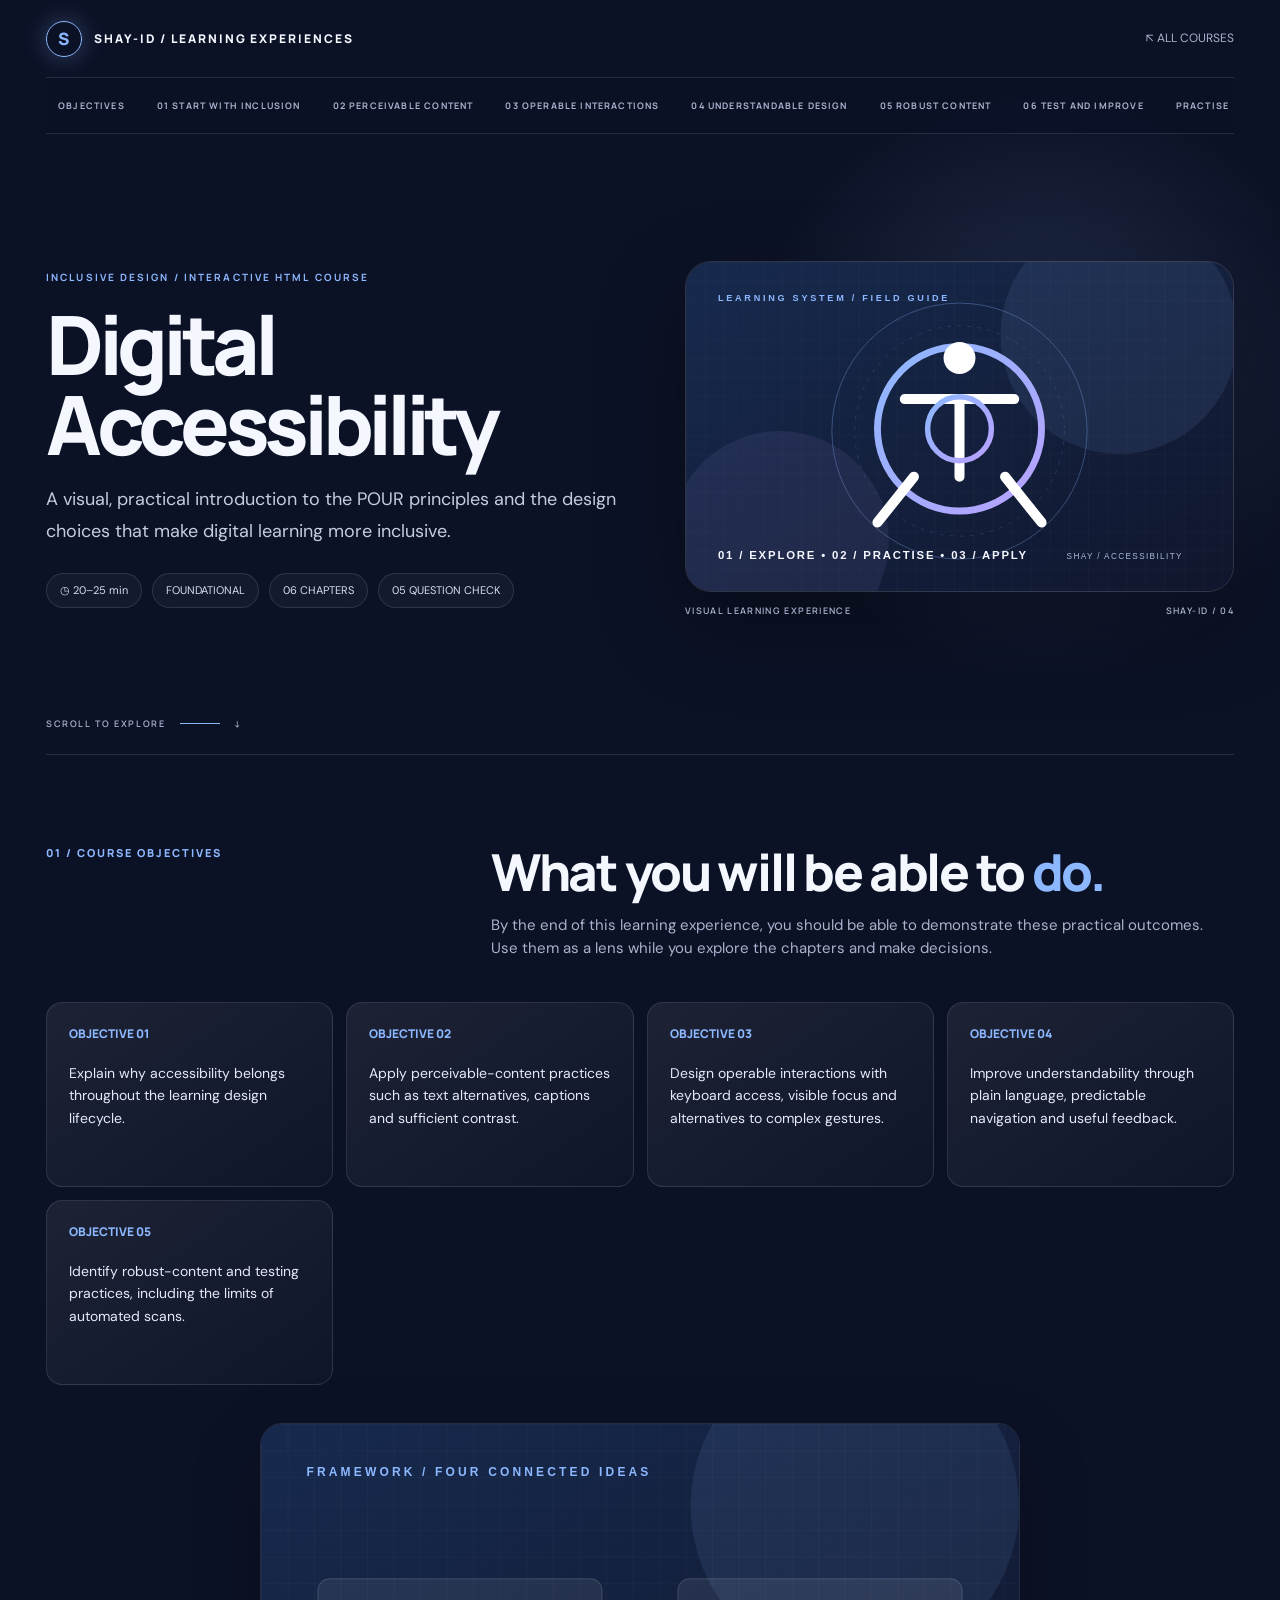
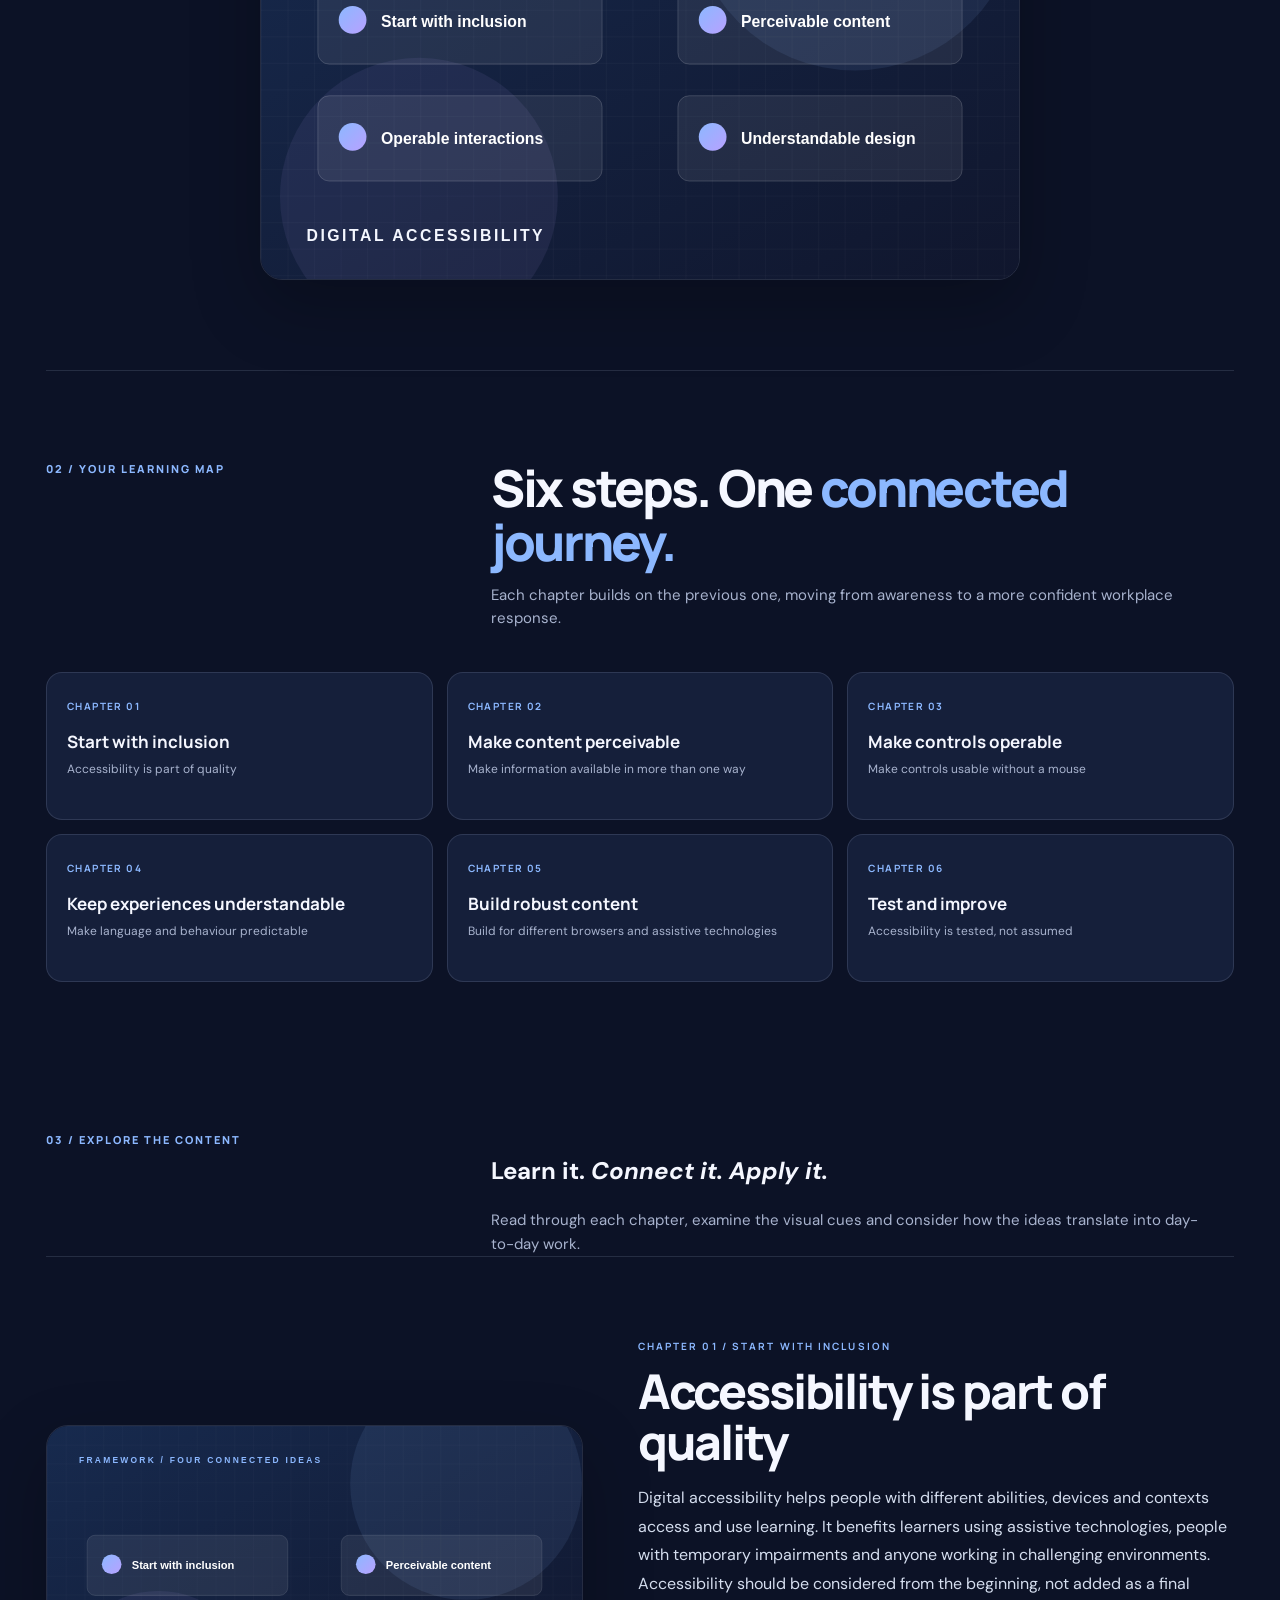
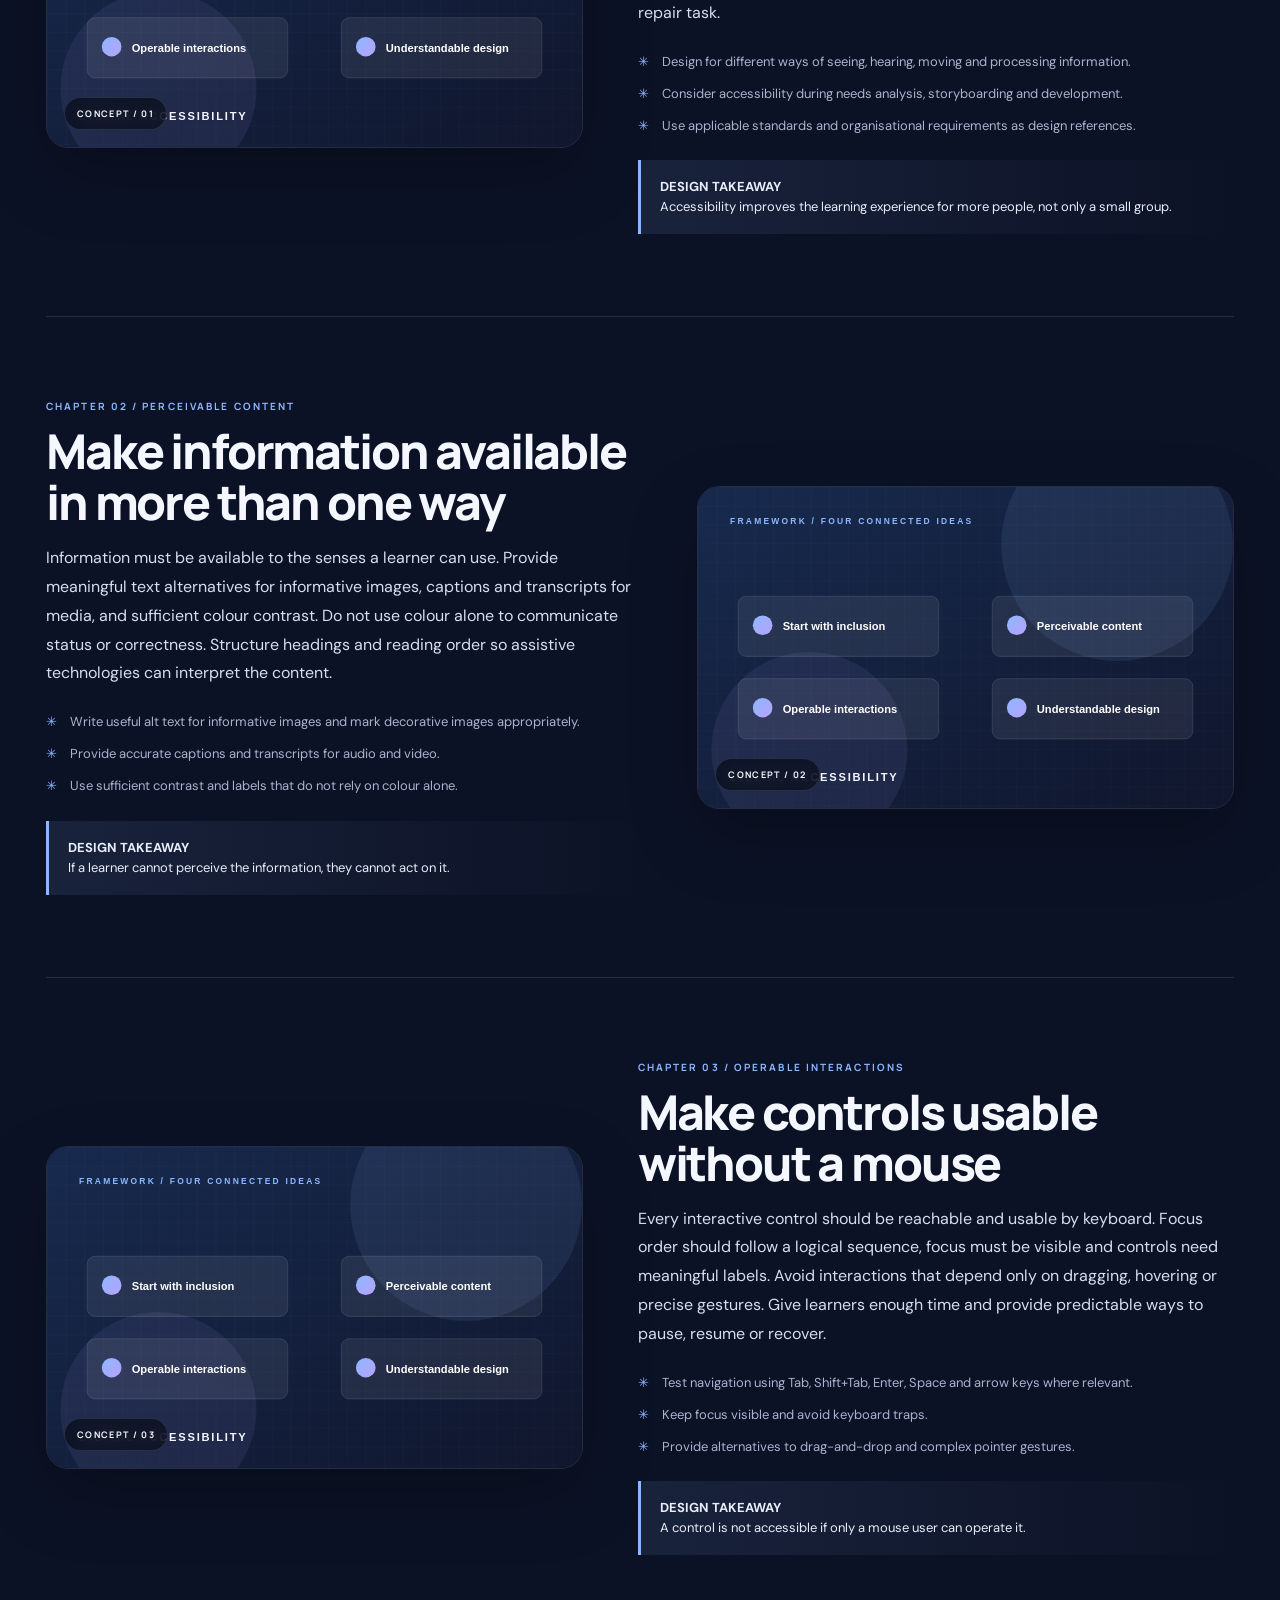
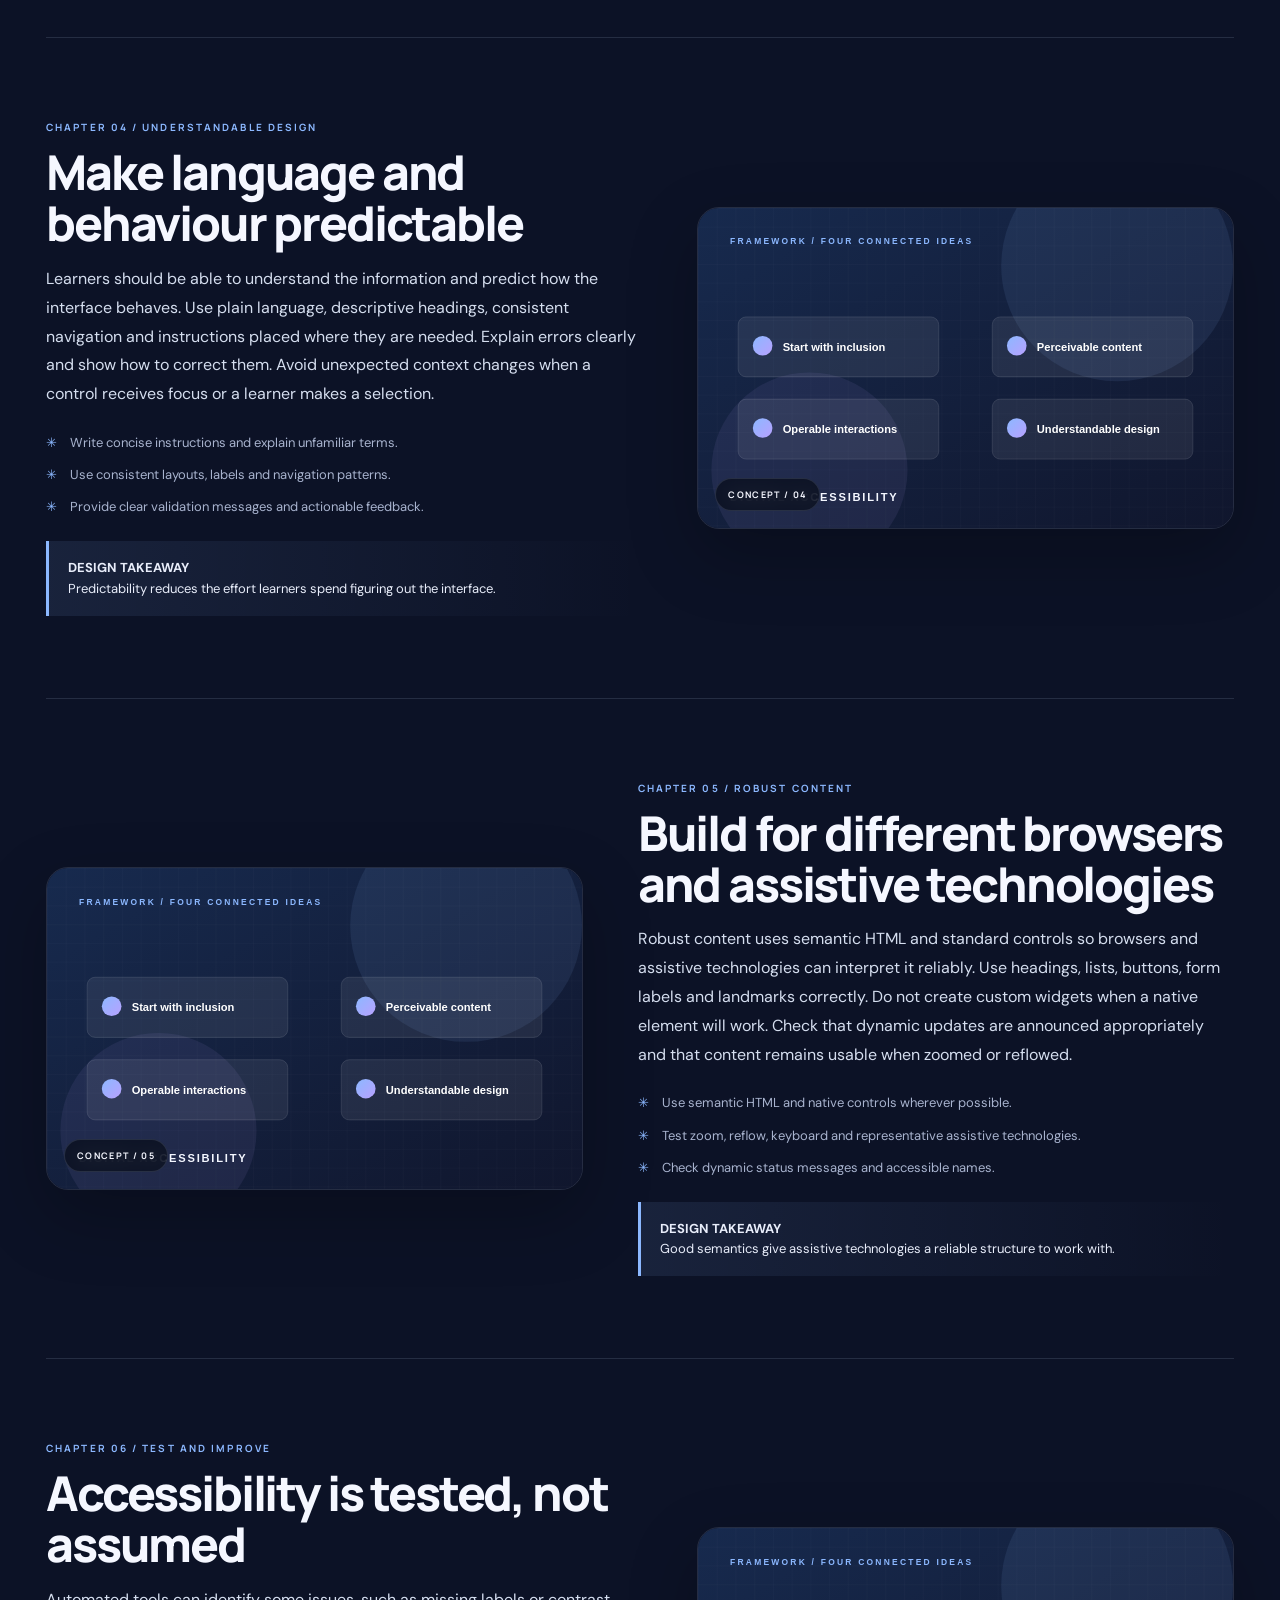
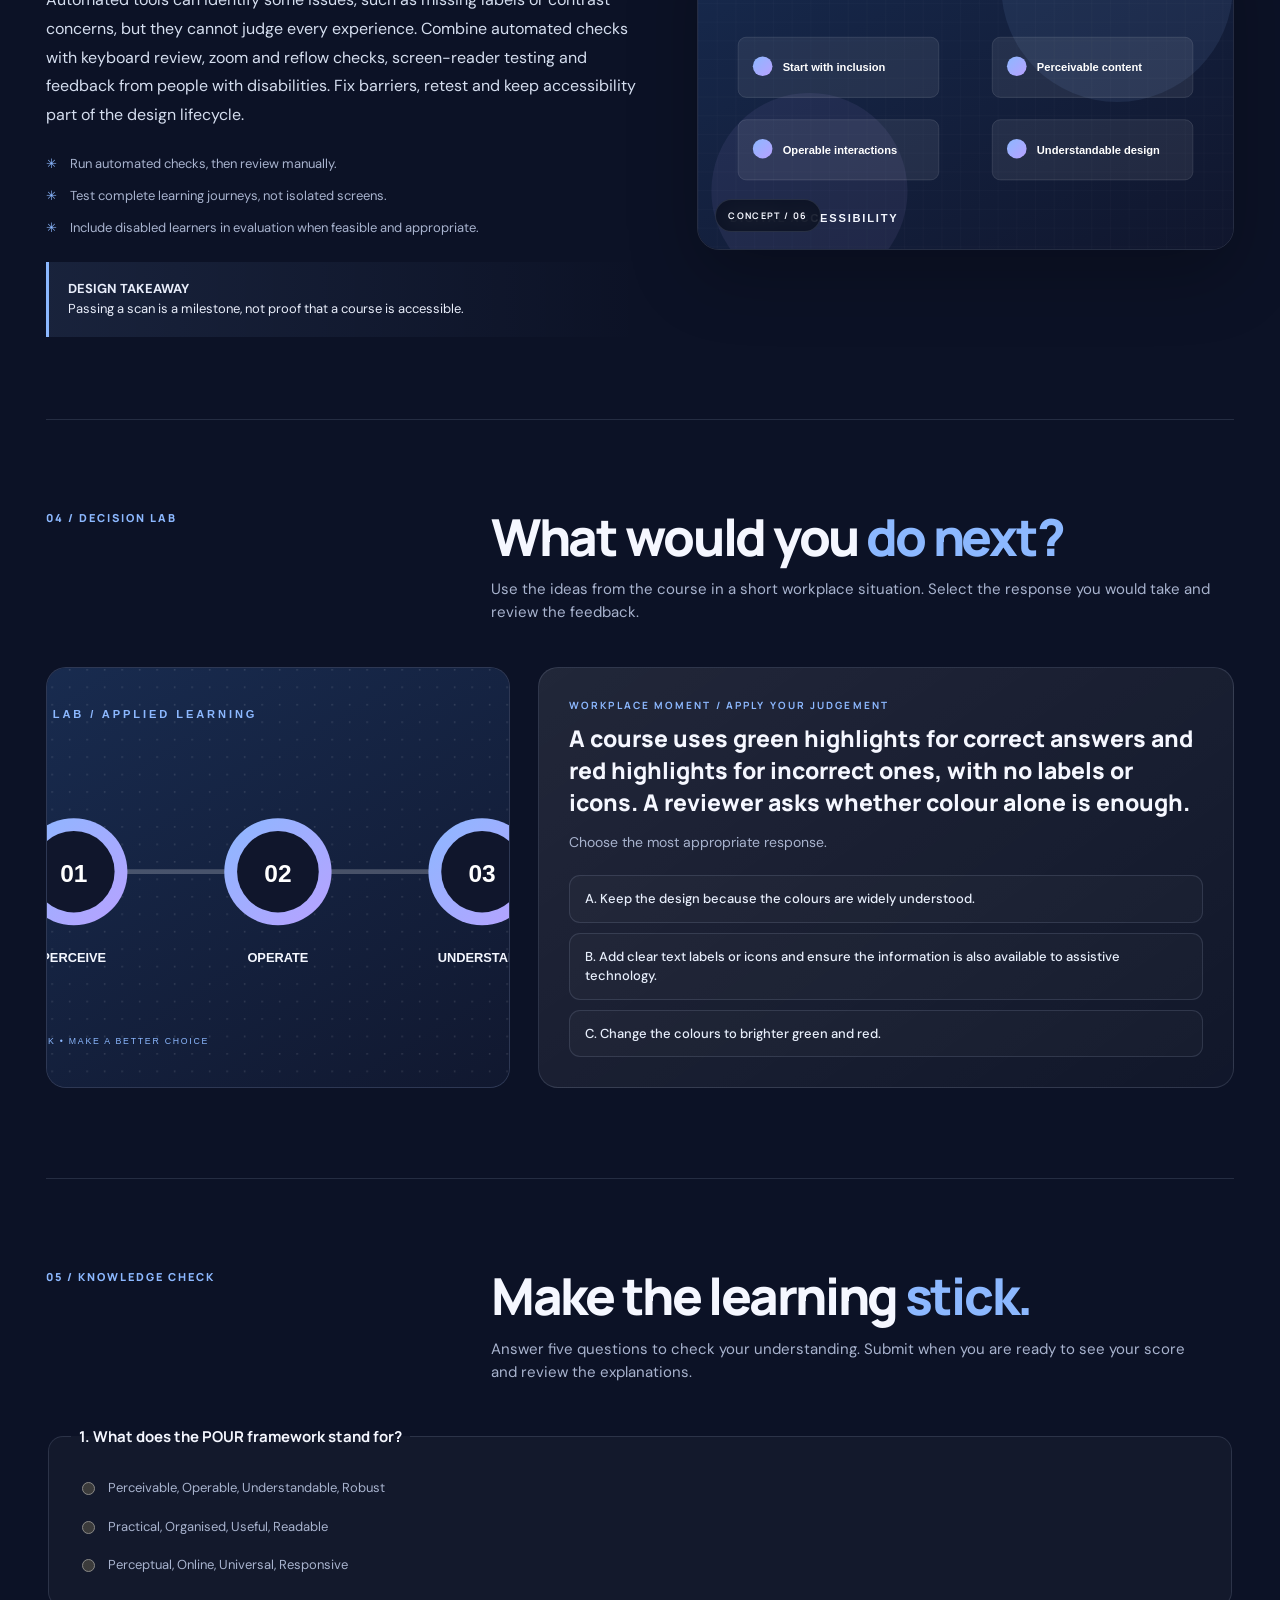
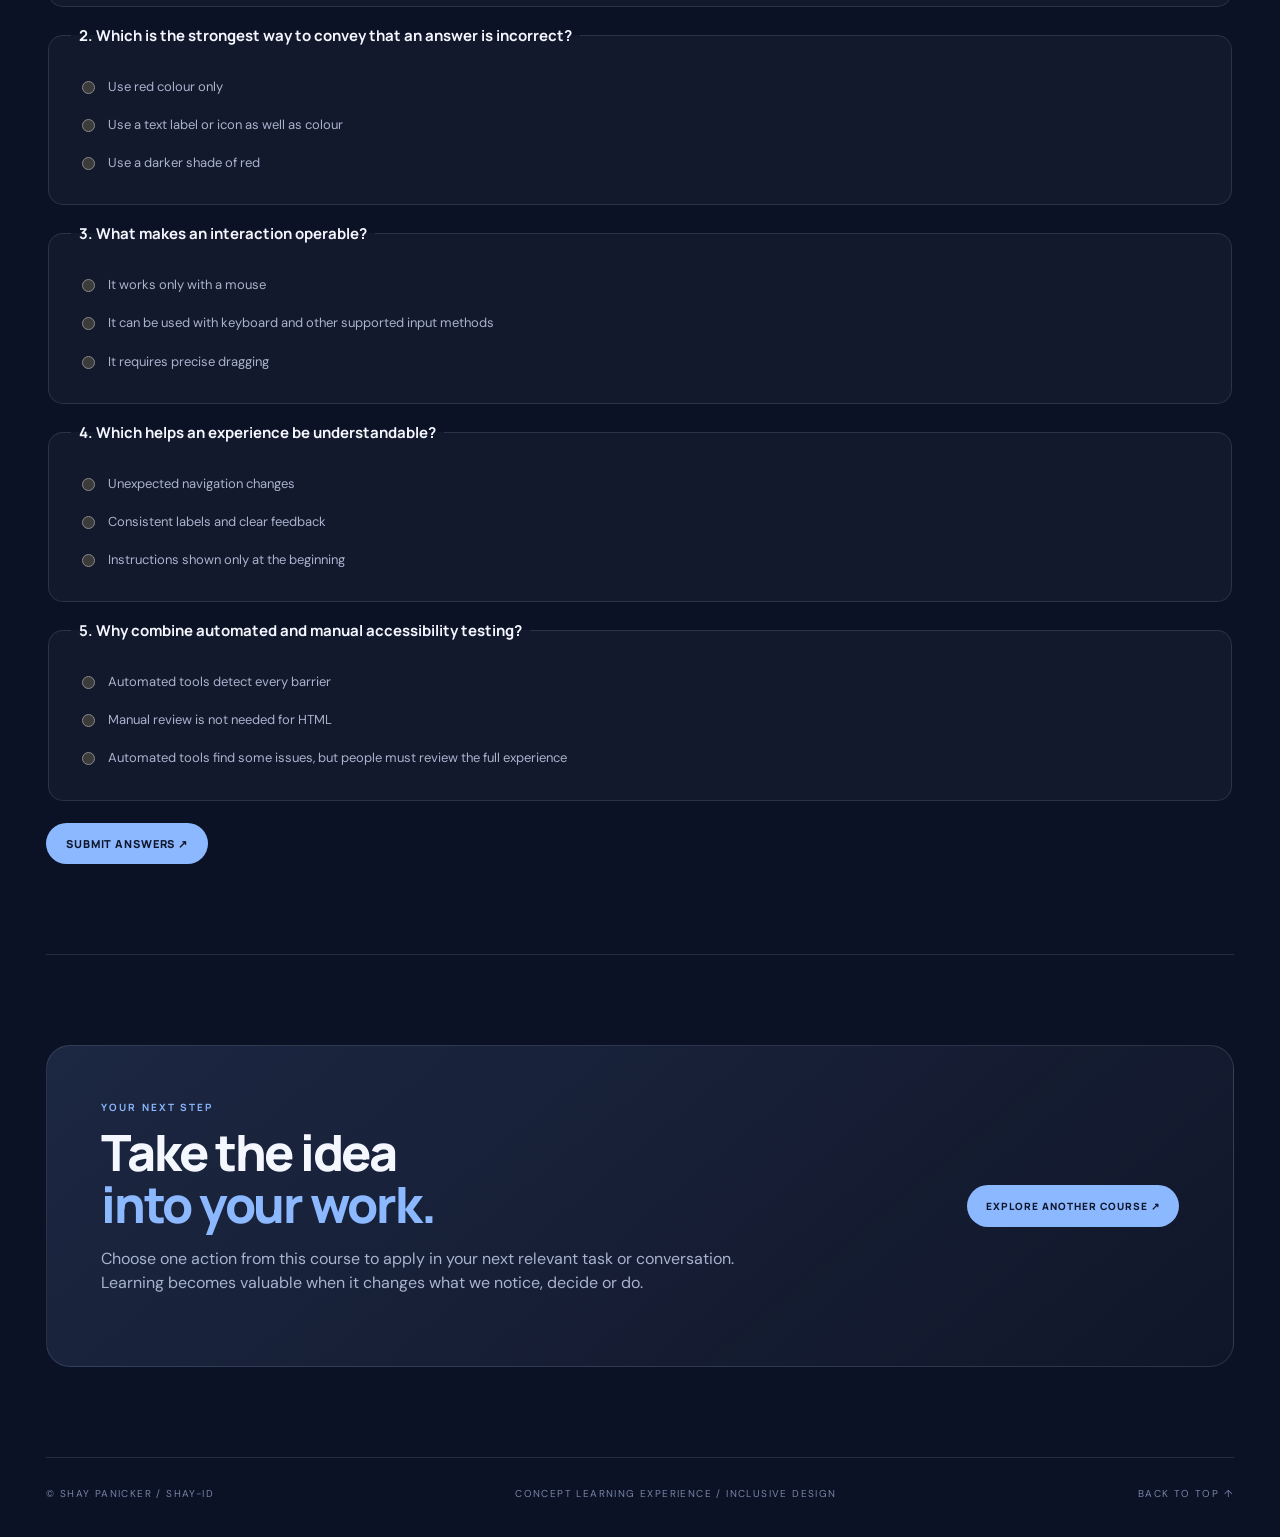
<file: courses/accessibility/index.html>
<!doctype html><html lang="en"><head><meta charset="utf-8"><meta name="viewport" content="width=device-width,initial-scale=1"><meta name="description" content="A visual, practical introduction to the POUR principles and the design choices that make digital learning more inclusive."><meta name="theme-color" content="#0c1226"><title>Digital Accessibility | Shay-ID Learning Studio</title><link rel="stylesheet" href="../../assets/css/studio.css"></head><body style="--a:#8cb8ff;--b:#b8a1ff"><div class="progressline"></div><main class="shell"><header class="topbar"><a class="brand" href="../../index.html"><span class="brand-mark">S</span><span>SHAY-ID / LEARNING EXPERIENCES</span></a><a class="toplink" href="../../index.html">↖ ALL COURSES</a></header><nav class="chapter-nav" aria-label="Course navigation"><a href="#objectives">OBJECTIVES</a><a href="#chapter-1">01 Start with inclusion</a><a href="#chapter-2">02 Perceivable content</a><a href="#chapter-3">03 Operable interactions</a><a href="#chapter-4">04 Understandable design</a><a href="#chapter-5">05 Robust content</a><a href="#chapter-6">06 Test and improve</a><a href="#scenario">PRACTISE</a><a href="#knowledge-check">CHECK</a></nav><section class="hero"><div class="hero-copy"><div class="eyebrow">INCLUSIVE DESIGN / INTERACTIVE HTML COURSE</div><h1>Digital Accessibility</h1><p class="hero-lead">A visual, practical introduction to the POUR principles and the design choices that make digital learning more inclusive.</p><div class="hero-meta"><span class="pill">◷ 20–25 min</span><span class="pill">FOUNDATIONAL</span><span class="pill">06 CHAPTERS</span><span class="pill">05 QUESTION CHECK</span></div></div><div class="hero-art"><img src="../../assets/images/accessibility-hero.svg" alt="Digital Accessibility custom course artwork"><div class="art-label"><span>VISUAL LEARNING EXPERIENCE</span><span>SHAY-ID / 04</span></div></div><div class="scroll-hint">SCROLL TO EXPLORE <span></span> ↓</div></section><section class="section reveal" id="objectives"><div class="section-head"><div class="section-index">01 / COURSE OBJECTIVES</div><div><h2>What you will be able to <em>do.</em></h2><p class="section-intro">By the end of this learning experience, you should be able to demonstrate these practical outcomes. Use them as a lens while you explore the chapters and make decisions.</p></div></div><div class="objective-grid"><article class="objective reveal"><b>OBJECTIVE 01</b><p>Explain why accessibility belongs throughout the learning design lifecycle.</p></article><article class="objective reveal"><b>OBJECTIVE 02</b><p>Apply perceivable-content practices such as text alternatives, captions and sufficient contrast.</p></article><article class="objective reveal"><b>OBJECTIVE 03</b><p>Design operable interactions with keyboard access, visible focus and alternatives to complex gestures.</p></article><article class="objective reveal"><b>OBJECTIVE 04</b><p>Improve understandability through plain language, predictable navigation and useful feedback.</p></article><article class="objective reveal"><b>OBJECTIVE 05</b><p>Identify robust-content and testing practices, including the limits of automated scans.</p></article></div><div class="lesson-art" style="max-width:760px;margin:38px auto 0"><img src="../../assets/images/accessibility-framework.svg" alt="Digital Accessibility framework overview"></div></section><section class="section reveal" id="learning-map"><div class="section-head"><div class="section-index">02 / YOUR LEARNING MAP</div><div><h2>Six steps. One <em>connected journey.</em></h2><p class="section-intro">Each chapter builds on the previous one, moving from awareness to a more confident workplace response.</p></div></div><div class="map-grid"><article class="map-card reveal"><span>CHAPTER 01</span><h3>Start with inclusion</h3><p>Accessibility is part of quality</p></article><article class="map-card reveal"><span>CHAPTER 02</span><h3>Make content perceivable</h3><p>Make information available in more than one way</p></article><article class="map-card reveal"><span>CHAPTER 03</span><h3>Make controls operable</h3><p>Make controls usable without a mouse</p></article><article class="map-card reveal"><span>CHAPTER 04</span><h3>Keep experiences understandable</h3><p>Make language and behaviour predictable</p></article><article class="map-card reveal"><span>CHAPTER 05</span><h3>Build robust content</h3><p>Build for different browsers and assistive technologies</p></article><article class="map-card reveal"><span>CHAPTER 06</span><h3>Test and improve</h3><p>Accessibility is tested, not assumed</p></article></div></section><div class="section-head" style="padding-top:60px;margin-bottom:0"><div class="section-index">03 / EXPLORE THE CONTENT</div><div><h2>Learn it. <em>Connect it. Apply it.</em></h2><p class="section-intro">Read through each chapter, examine the visual cues and consider how the ideas translate into day-to-day work.</p></div></div><section class="lesson reveal" id="chapter-1"><div class="lesson-copy"><div class="eyebrow">CHAPTER 01 / START WITH INCLUSION</div><h2>Accessibility is part of quality</h2><p class="lead">Digital accessibility helps people with different abilities, devices and contexts access and use learning. It benefits learners using assistive technologies, people with temporary impairments and anyone working in challenging environments. Accessibility should be considered from the beginning, not added as a final repair task.</p><ul><li>Design for different ways of seeing, hearing, moving and processing information.</li><li>Consider accessibility during needs analysis, storyboarding and development.</li><li>Use applicable standards and organisational requirements as design references.</li></ul><div class="insight"><b>DESIGN TAKEAWAY</b><br>Accessibility improves the learning experience for more people, not only a small group.</div></div><div class="lesson-art"><img src="../../assets/images/accessibility-framework.svg" alt="Digital Accessibility learning framework illustration"><div class="art-tag">CONCEPT / 01</div></div></section><section class="lesson reveal" id="chapter-2"><div class="lesson-copy"><div class="eyebrow">CHAPTER 02 / PERCEIVABLE CONTENT</div><h2>Make information available in more than one way</h2><p class="lead">Information must be available to the senses a learner can use. Provide meaningful text alternatives for informative images, captions and transcripts for media, and sufficient colour contrast. Do not use colour alone to communicate status or correctness. Structure headings and reading order so assistive technologies can interpret the content.</p><ul><li>Write useful alt text for informative images and mark decorative images appropriately.</li><li>Provide accurate captions and transcripts for audio and video.</li><li>Use sufficient contrast and labels that do not rely on colour alone.</li></ul><div class="insight"><b>DESIGN TAKEAWAY</b><br>If a learner cannot perceive the information, they cannot act on it.</div></div><div class="lesson-art"><img src="../../assets/images/accessibility-framework.svg" alt="Digital Accessibility learning framework illustration"><div class="art-tag">CONCEPT / 02</div></div></section><section class="lesson reveal" id="chapter-3"><div class="lesson-copy"><div class="eyebrow">CHAPTER 03 / OPERABLE INTERACTIONS</div><h2>Make controls usable without a mouse</h2><p class="lead">Every interactive control should be reachable and usable by keyboard. Focus order should follow a logical sequence, focus must be visible and controls need meaningful labels. Avoid interactions that depend only on dragging, hovering or precise gestures. Give learners enough time and provide predictable ways to pause, resume or recover.</p><ul><li>Test navigation using Tab, Shift+Tab, Enter, Space and arrow keys where relevant.</li><li>Keep focus visible and avoid keyboard traps.</li><li>Provide alternatives to drag-and-drop and complex pointer gestures.</li></ul><div class="insight"><b>DESIGN TAKEAWAY</b><br>A control is not accessible if only a mouse user can operate it.</div></div><div class="lesson-art"><img src="../../assets/images/accessibility-framework.svg" alt="Digital Accessibility learning framework illustration"><div class="art-tag">CONCEPT / 03</div></div></section><section class="lesson reveal" id="chapter-4"><div class="lesson-copy"><div class="eyebrow">CHAPTER 04 / UNDERSTANDABLE DESIGN</div><h2>Make language and behaviour predictable</h2><p class="lead">Learners should be able to understand the information and predict how the interface behaves. Use plain language, descriptive headings, consistent navigation and instructions placed where they are needed. Explain errors clearly and show how to correct them. Avoid unexpected context changes when a control receives focus or a learner makes a selection.</p><ul><li>Write concise instructions and explain unfamiliar terms.</li><li>Use consistent layouts, labels and navigation patterns.</li><li>Provide clear validation messages and actionable feedback.</li></ul><div class="insight"><b>DESIGN TAKEAWAY</b><br>Predictability reduces the effort learners spend figuring out the interface.</div></div><div class="lesson-art"><img src="../../assets/images/accessibility-framework.svg" alt="Digital Accessibility learning framework illustration"><div class="art-tag">CONCEPT / 04</div></div></section><section class="lesson reveal" id="chapter-5"><div class="lesson-copy"><div class="eyebrow">CHAPTER 05 / ROBUST CONTENT</div><h2>Build for different browsers and assistive technologies</h2><p class="lead">Robust content uses semantic HTML and standard controls so browsers and assistive technologies can interpret it reliably. Use headings, lists, buttons, form labels and landmarks correctly. Do not create custom widgets when a native element will work. Check that dynamic updates are announced appropriately and that content remains usable when zoomed or reflowed.</p><ul><li>Use semantic HTML and native controls wherever possible.</li><li>Test zoom, reflow, keyboard and representative assistive technologies.</li><li>Check dynamic status messages and accessible names.</li></ul><div class="insight"><b>DESIGN TAKEAWAY</b><br>Good semantics give assistive technologies a reliable structure to work with.</div></div><div class="lesson-art"><img src="../../assets/images/accessibility-framework.svg" alt="Digital Accessibility learning framework illustration"><div class="art-tag">CONCEPT / 05</div></div></section><section class="lesson reveal" id="chapter-6"><div class="lesson-copy"><div class="eyebrow">CHAPTER 06 / TEST AND IMPROVE</div><h2>Accessibility is tested, not assumed</h2><p class="lead">Automated tools can identify some issues, such as missing labels or contrast concerns, but they cannot judge every experience. Combine automated checks with keyboard review, zoom and reflow checks, screen-reader testing and feedback from people with disabilities. Fix barriers, retest and keep accessibility part of the design lifecycle.</p><ul><li>Run automated checks, then review manually.</li><li>Test complete learning journeys, not isolated screens.</li><li>Include disabled learners in evaluation when feasible and appropriate.</li></ul><div class="insight"><b>DESIGN TAKEAWAY</b><br>Passing a scan is a milestone, not proof that a course is accessible.</div></div><div class="lesson-art"><img src="../../assets/images/accessibility-framework.svg" alt="Digital Accessibility learning framework illustration"><div class="art-tag">CONCEPT / 06</div></div></section><section class="section reveal" id="scenario"><div class="section-head"><div class="section-index">04 / DECISION LAB</div><div><h2>What would you <em>do next?</em></h2><p class="section-intro">Use the ideas from the course in a short workplace situation. Select the response you would take and review the feedback.</p></div></div><div class="scenario-wrap"><div class="scenario-art"><img src="../../assets/images/accessibility-practice.svg" alt="Digital Accessibility workplace decision scenario visual"></div><div class="scenario-card" data-scenario data-correct="1" data-feedback="Colour should not be the only way information is communicated. Add a second, clear cue and check contrast." data-retry="Review the risk, the process and the likely impact before choosing."><div class="eyebrow">WORKPLACE MOMENT / APPLY YOUR JUDGEMENT</div><h3>A course uses green highlights for correct answers and red highlights for incorrect ones, with no labels or icons. A reviewer asks whether colour alone is enough.</h3><p>Choose the most appropriate response.</p><div class="choices"><button class="choice" type="button" data-index="0">A. Keep the design because the colours are widely understood.</button><button class="choice" type="button" data-index="1">B. Add clear text labels or icons and ensure the information is also available to assistive technology.</button><button class="choice" type="button" data-index="2">C. Change the colours to brighter green and red.</button></div><div class="feedback" aria-live="polite"></div></div></div></section><section class="section reveal" id="knowledge-check"><div class="section-head"><div class="section-index">05 / KNOWLEDGE CHECK</div><div><h2>Make the learning <em>stick.</em></h2><p class="section-intro">Answer five questions to check your understanding. Submit when you are ready to see your score and review the explanations.</p></div></div><form id="knowledge-check"><div class="quiz-list"><fieldset class="question" data-answer="0" data-why="POUR is the familiar framework for organising accessibility principles."><legend>1. What does the POUR framework stand for?</legend><label><input type="radio" name="q0" value="0"><span>Perceivable, Operable, Understandable, Robust</span></label><label><input type="radio" name="q0" value="1"><span>Practical, Organised, Useful, Readable</span></label><label><input type="radio" name="q0" value="2"><span>Perceptual, Online, Universal, Responsive</span></label><p class="q-feedback" hidden></p></fieldset><fieldset class="question" data-answer="1" data-why="Colour should not be the only cue carrying important information."><legend>2. Which is the strongest way to convey that an answer is incorrect?</legend><label><input type="radio" name="q1" value="0"><span>Use red colour only</span></label><label><input type="radio" name="q1" value="1"><span>Use a text label or icon as well as colour</span></label><label><input type="radio" name="q1" value="2"><span>Use a darker shade of red</span></label><p class="q-feedback" hidden></p></fieldset><fieldset class="question" data-answer="1" data-why="Keyboard access, visible focus and alternatives to complex gestures support operability."><legend>3. What makes an interaction operable?</legend><label><input type="radio" name="q2" value="0"><span>It works only with a mouse</span></label><label><input type="radio" name="q2" value="1"><span>It can be used with keyboard and other supported input methods</span></label><label><input type="radio" name="q2" value="2"><span>It requires precise dragging</span></label><p class="q-feedback" hidden></p></fieldset><fieldset class="question" data-answer="1" data-why="Predictable behaviour and actionable feedback help learners understand what is happening."><legend>4. Which helps an experience be understandable?</legend><label><input type="radio" name="q3" value="0"><span>Unexpected navigation changes</span></label><label><input type="radio" name="q3" value="1"><span>Consistent labels and clear feedback</span></label><label><input type="radio" name="q3" value="2"><span>Instructions shown only at the beginning</span></label><p class="q-feedback" hidden></p></fieldset><fieldset class="question" data-answer="2" data-why="Automated tools are useful but do not identify every barrier or judge the full user experience."><legend>5. Why combine automated and manual accessibility testing?</legend><label><input type="radio" name="q4" value="0"><span>Automated tools detect every barrier</span></label><label><input type="radio" name="q4" value="1"><span>Manual review is not needed for HTML</span></label><label><input type="radio" name="q4" value="2"><span>Automated tools find some issues, but people must review the full experience</span></label><p class="q-feedback" hidden></p></fieldset></div><div class="quiz-actions"><button class="btn" type="submit">Submit answers ↗</button><span class="quiz-result" aria-live="polite"></span></div></form></section><section class="section reveal"><div class="closing"><div><div class="eyebrow">YOUR NEXT STEP</div><h2>Take the idea<br><em>into your work.</em></h2><p>Choose one action from this course to apply in your next relevant task or conversation. Learning becomes valuable when it changes what we notice, decide or do.</p></div><a href="../../index.html">EXPLORE ANOTHER COURSE ↗</a></div></section><footer class="footer"><span>© SHAY PANICKER / SHAY-ID</span><span>CONCEPT LEARNING EXPERIENCE / INCLUSIVE DESIGN</span><a href="#objectives">BACK TO TOP ↑</a></footer></main><a class="back-top" href="#objectives" aria-label="Back to top">↑</a><script src="../../assets/js/course.js"></script></body></html>
</file>
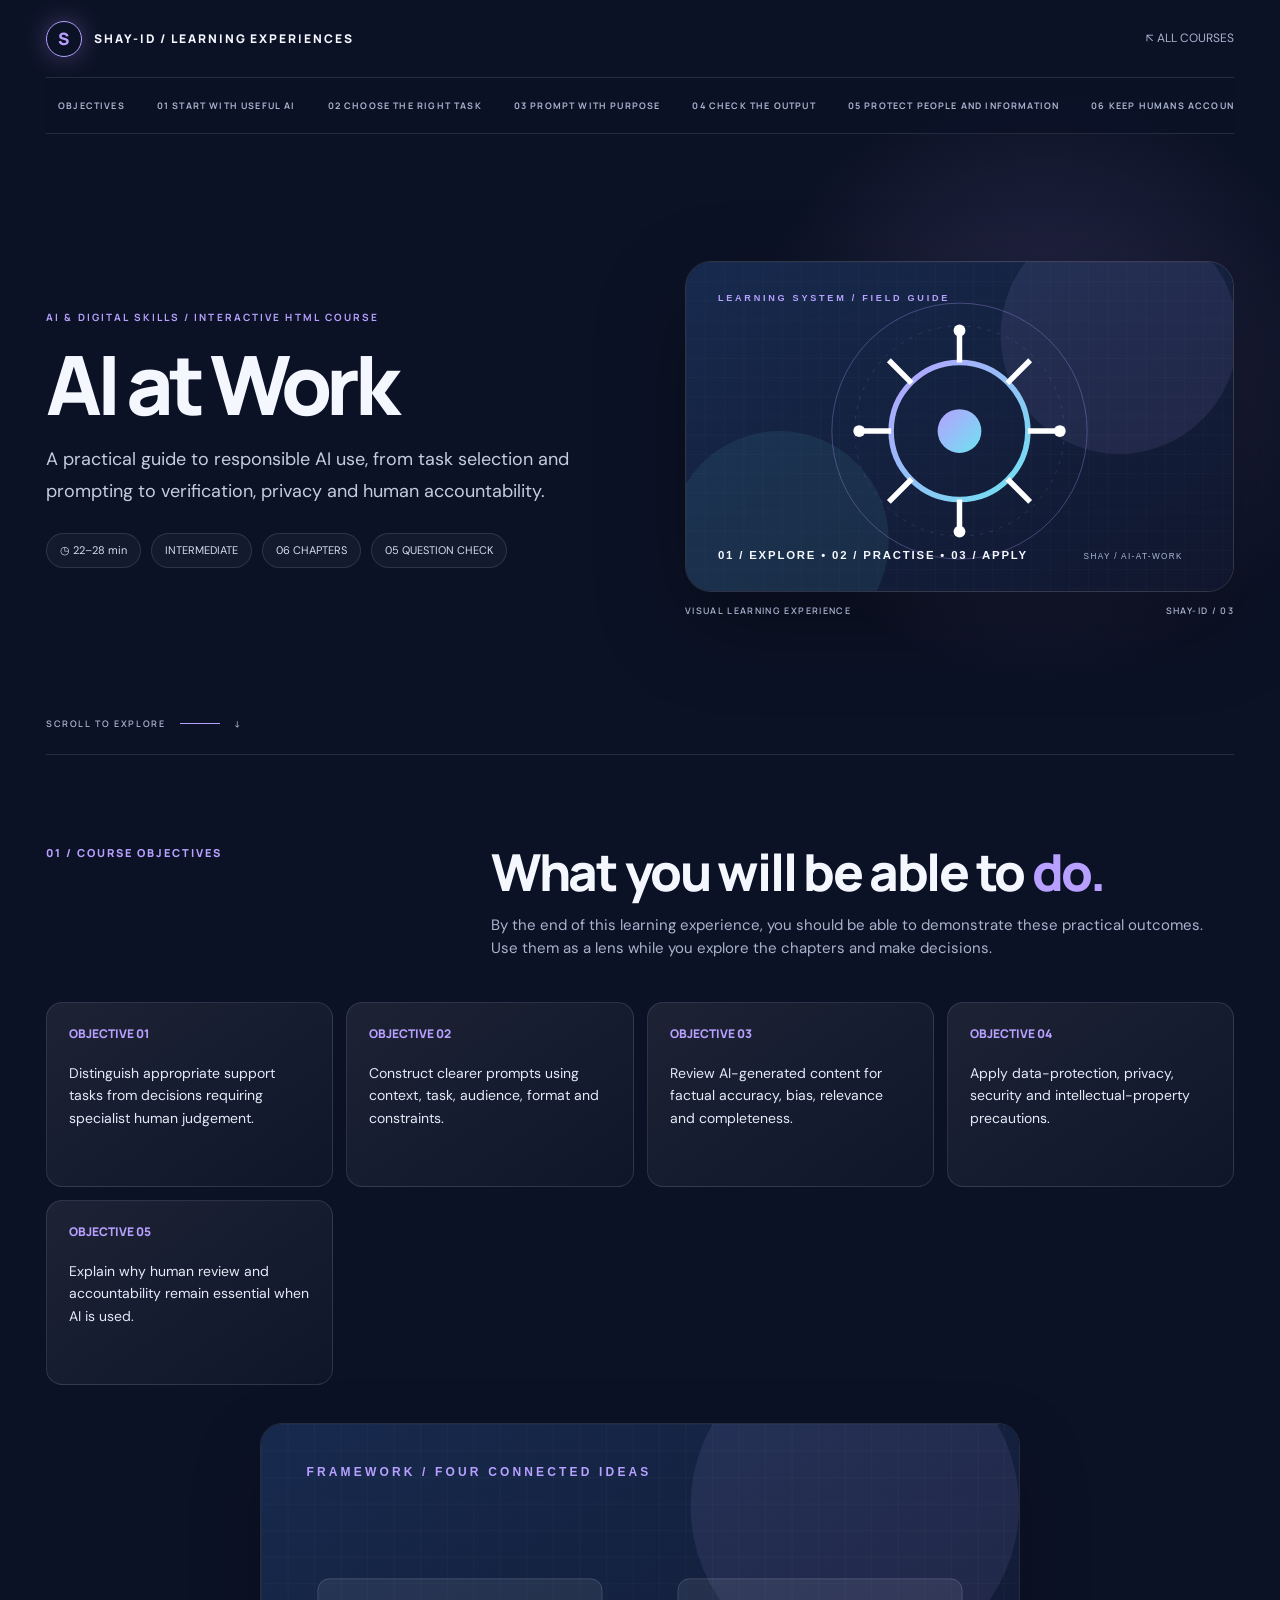
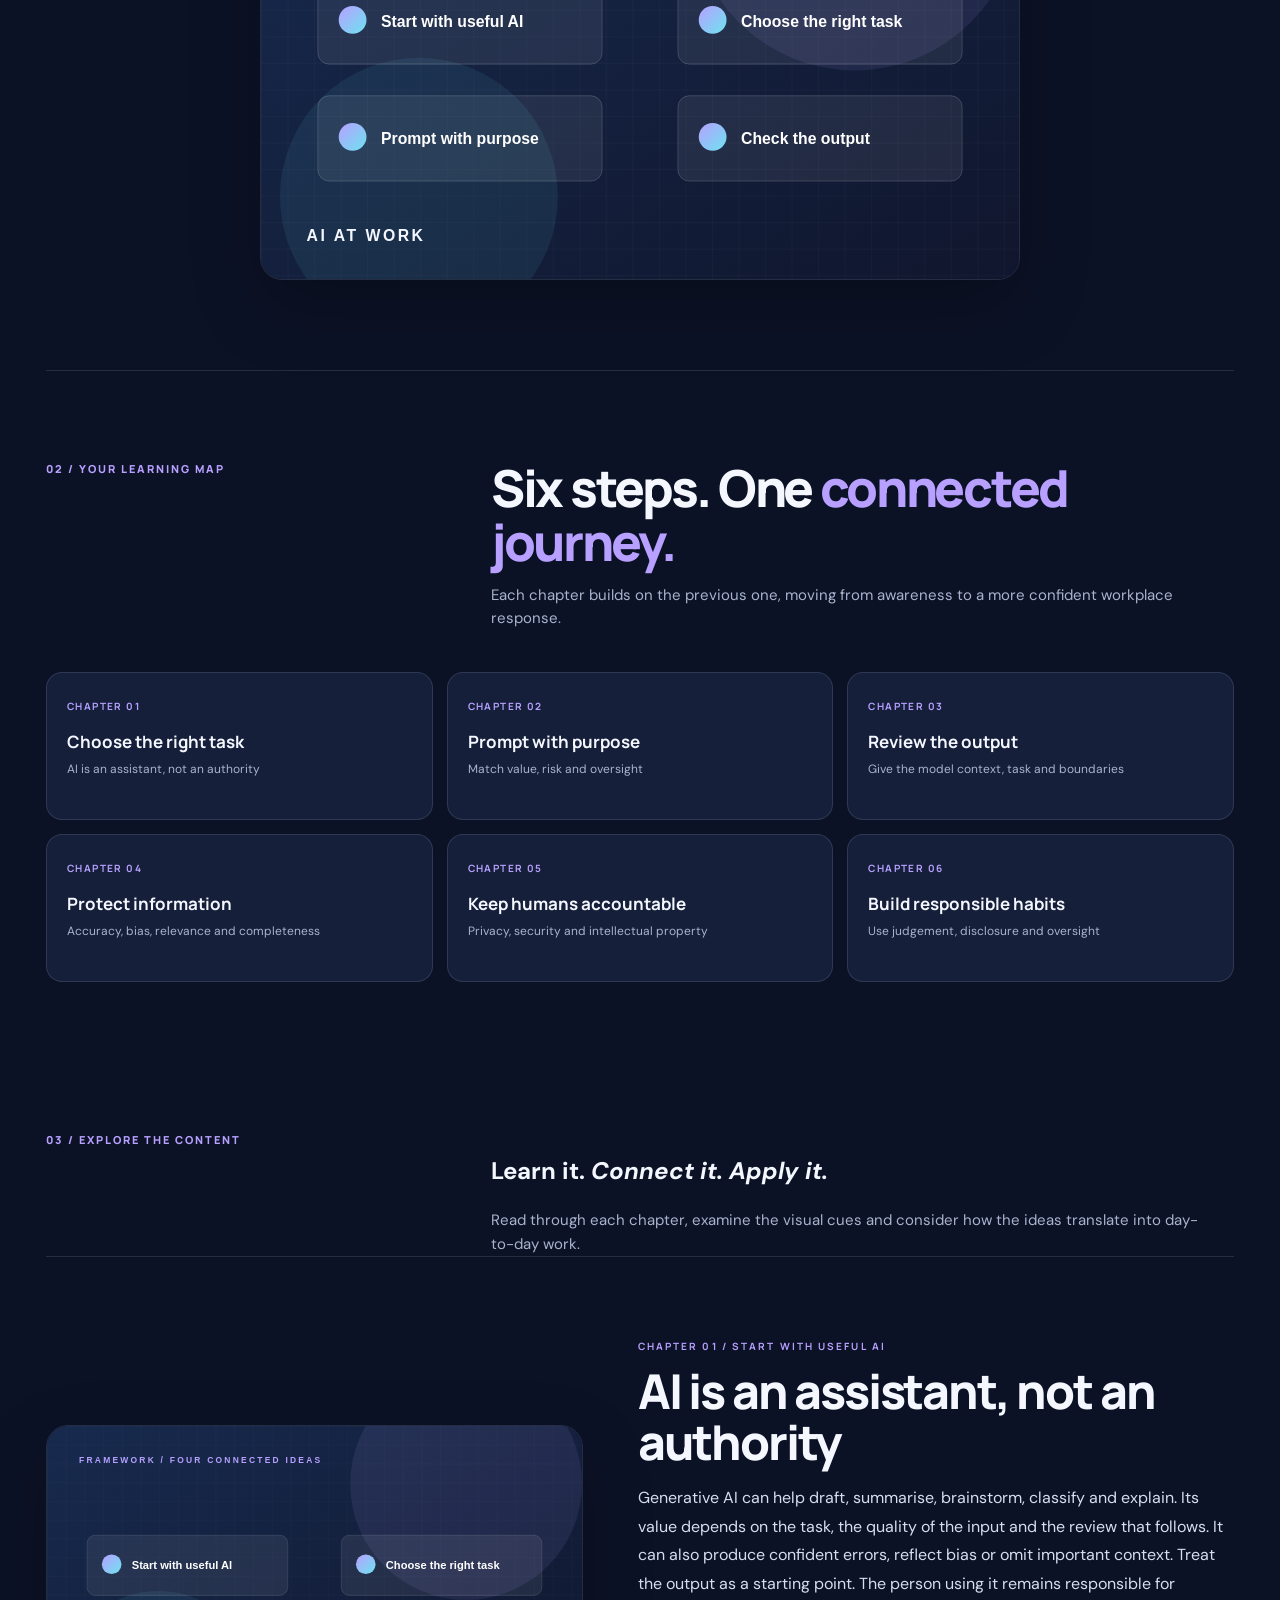
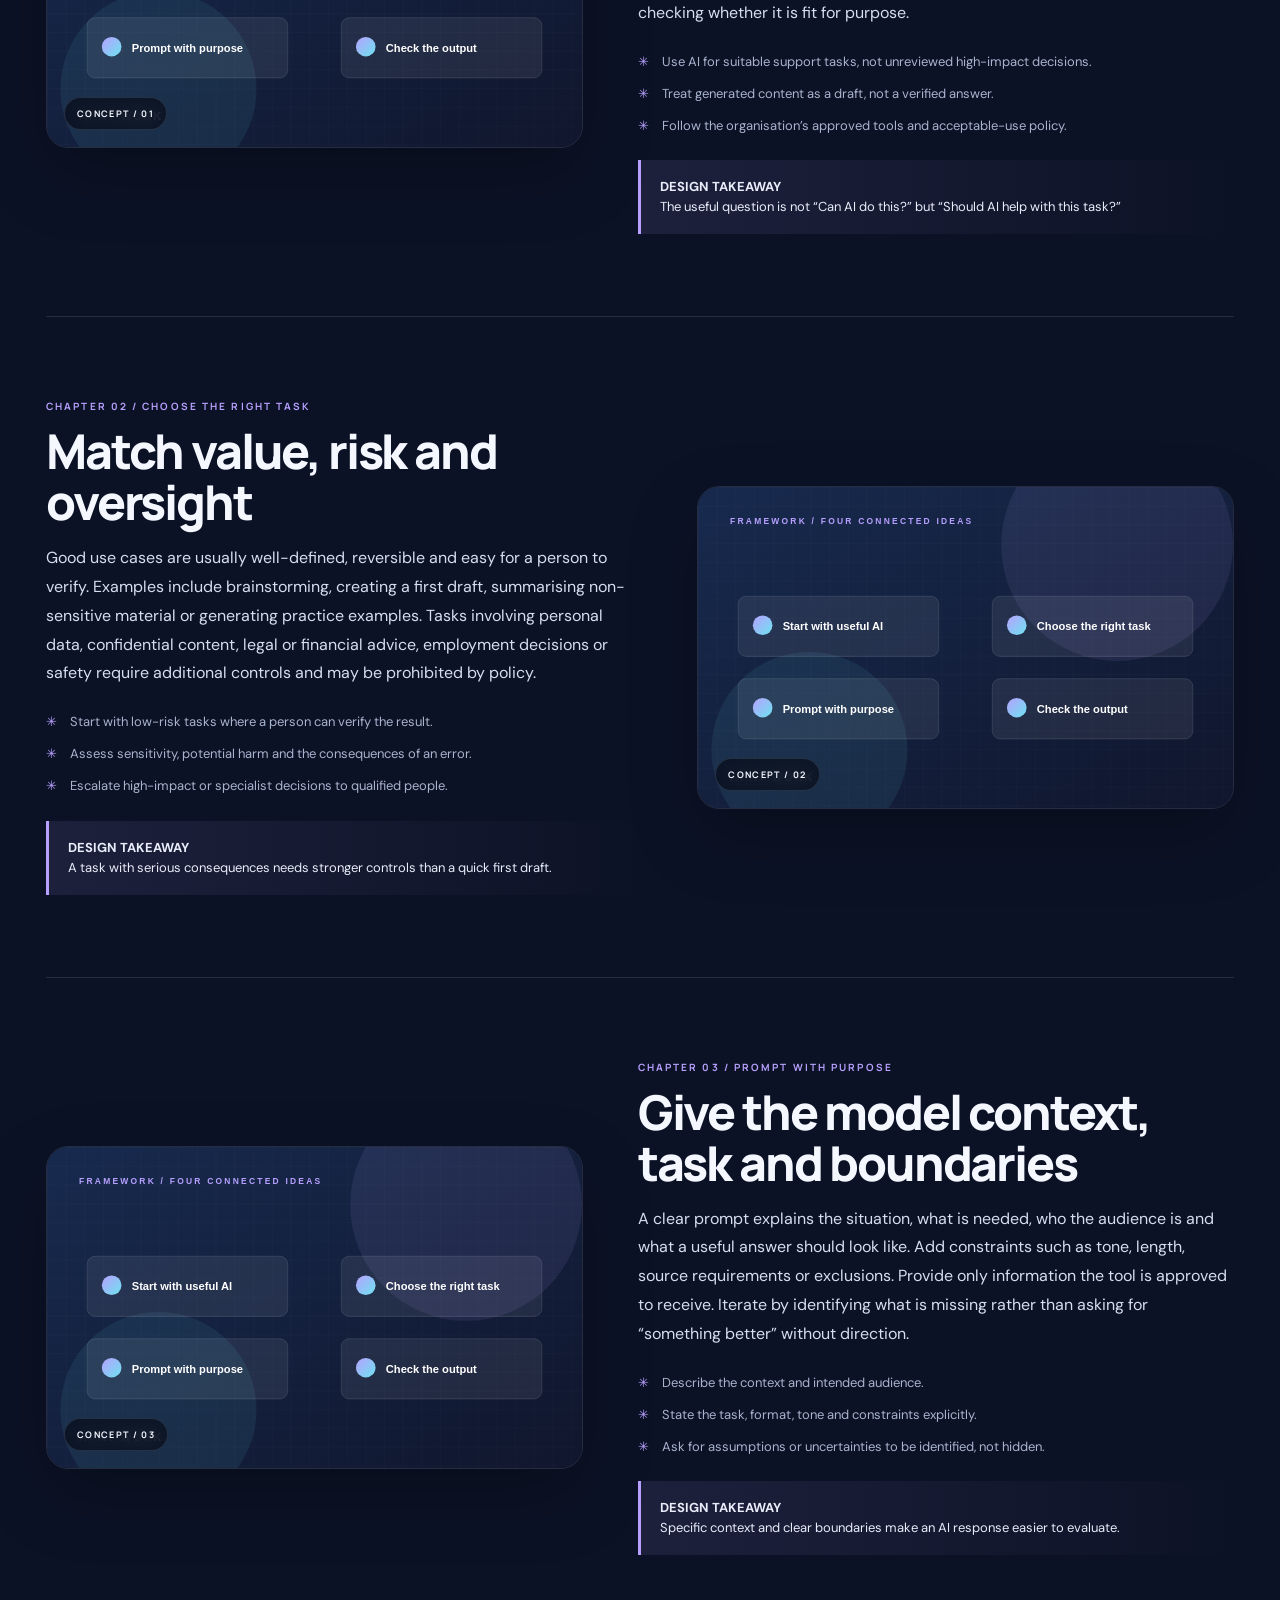
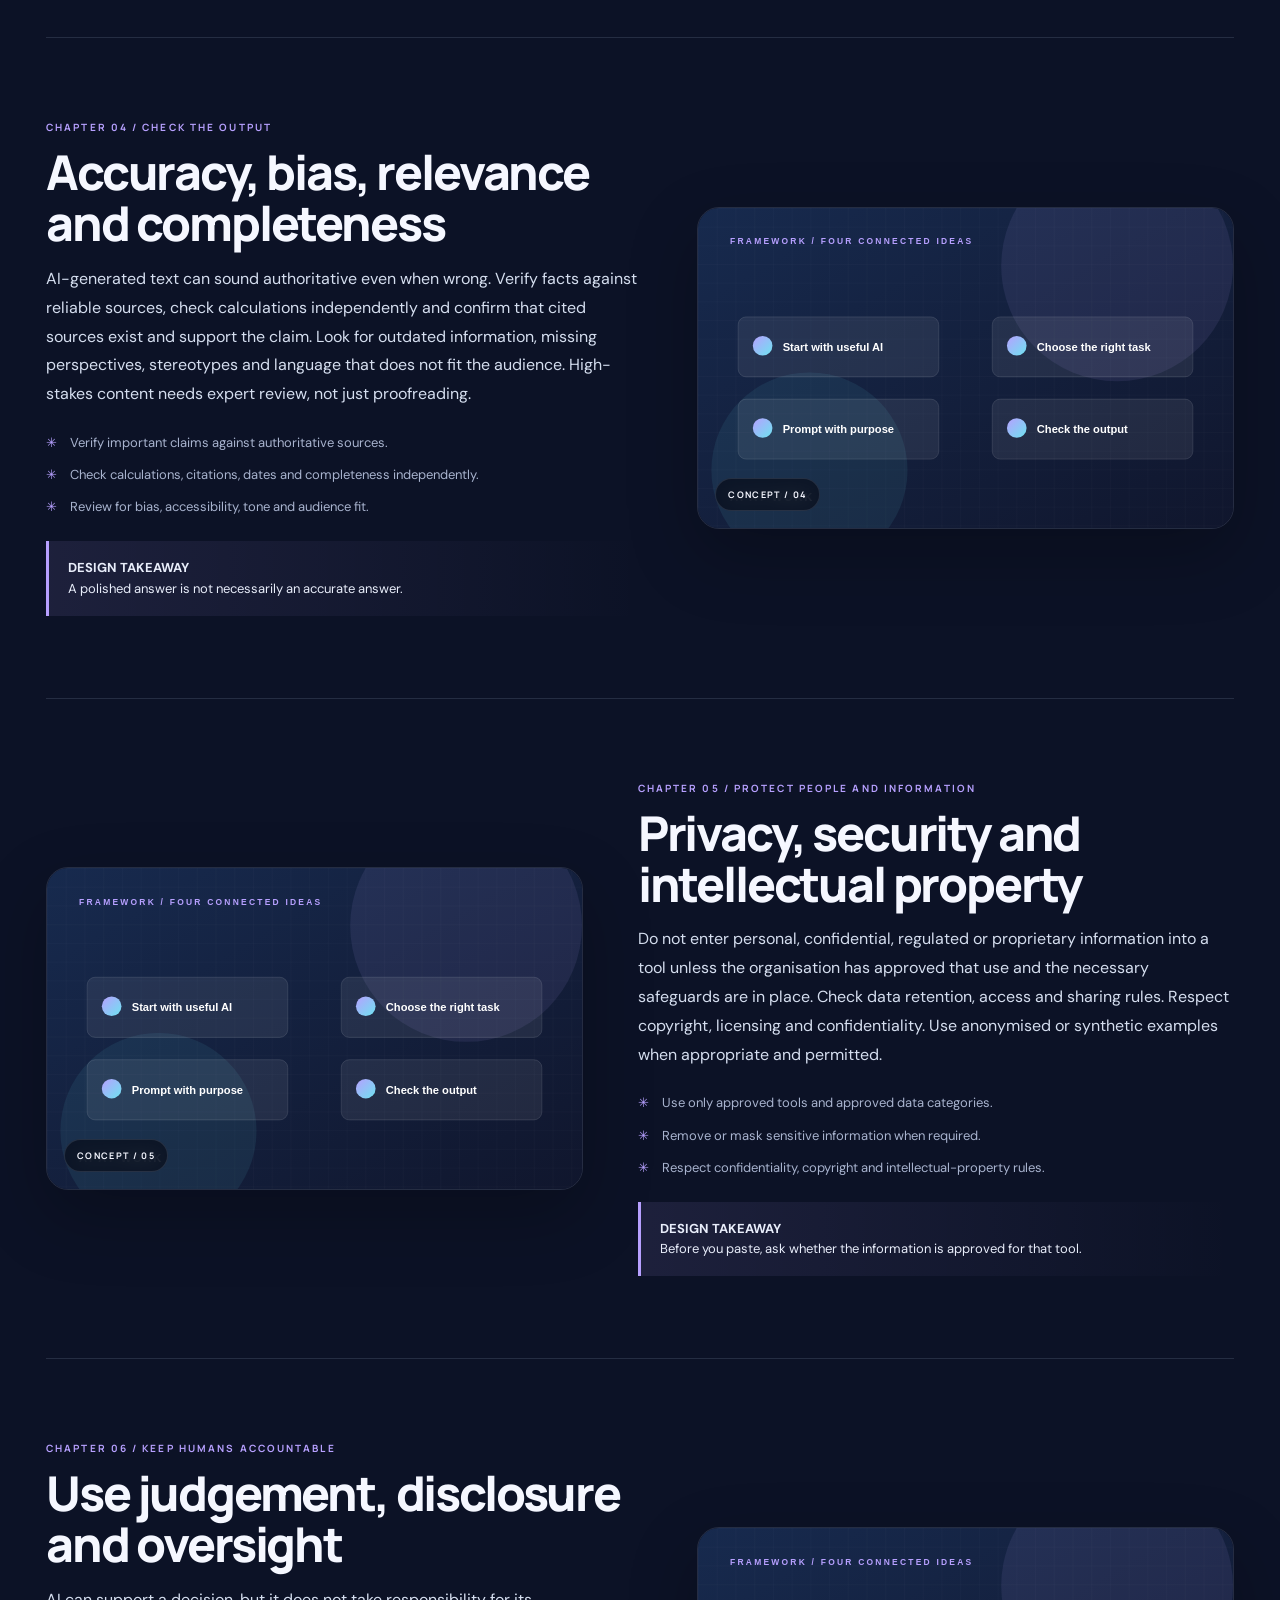
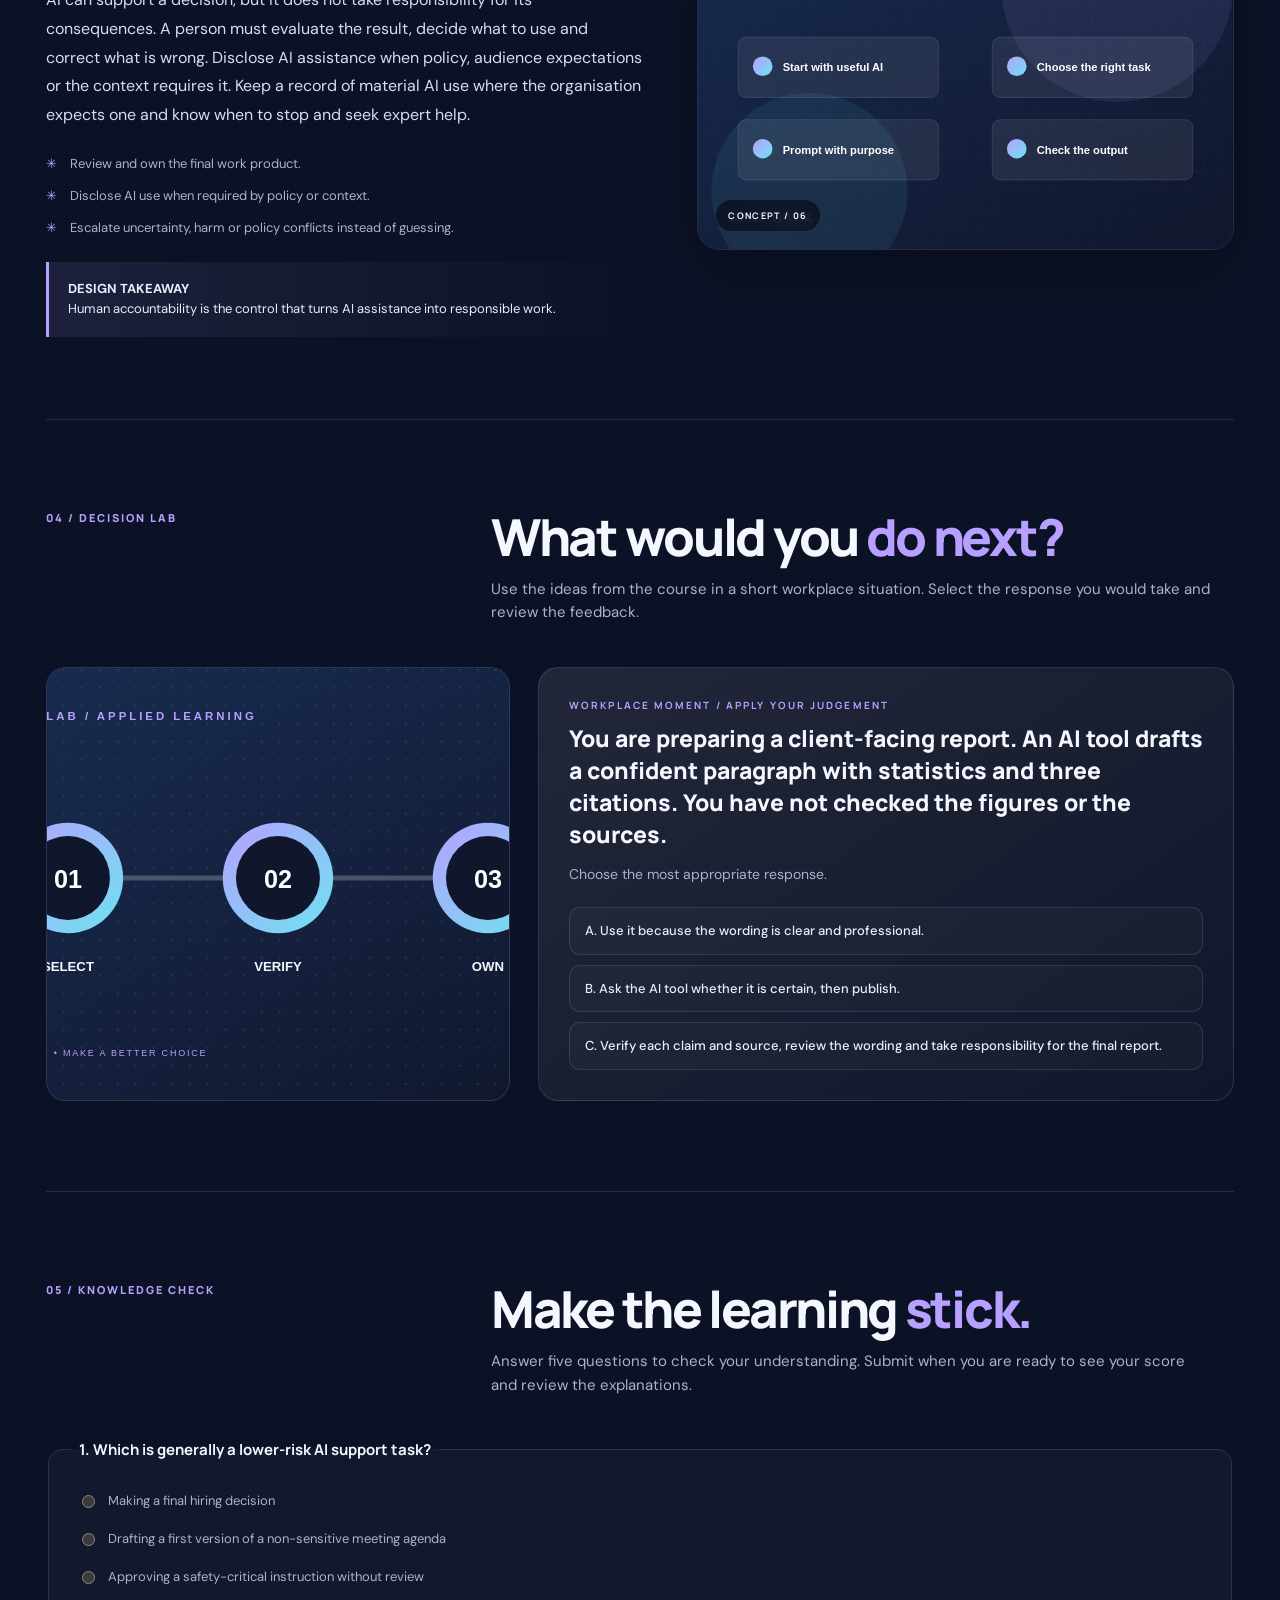
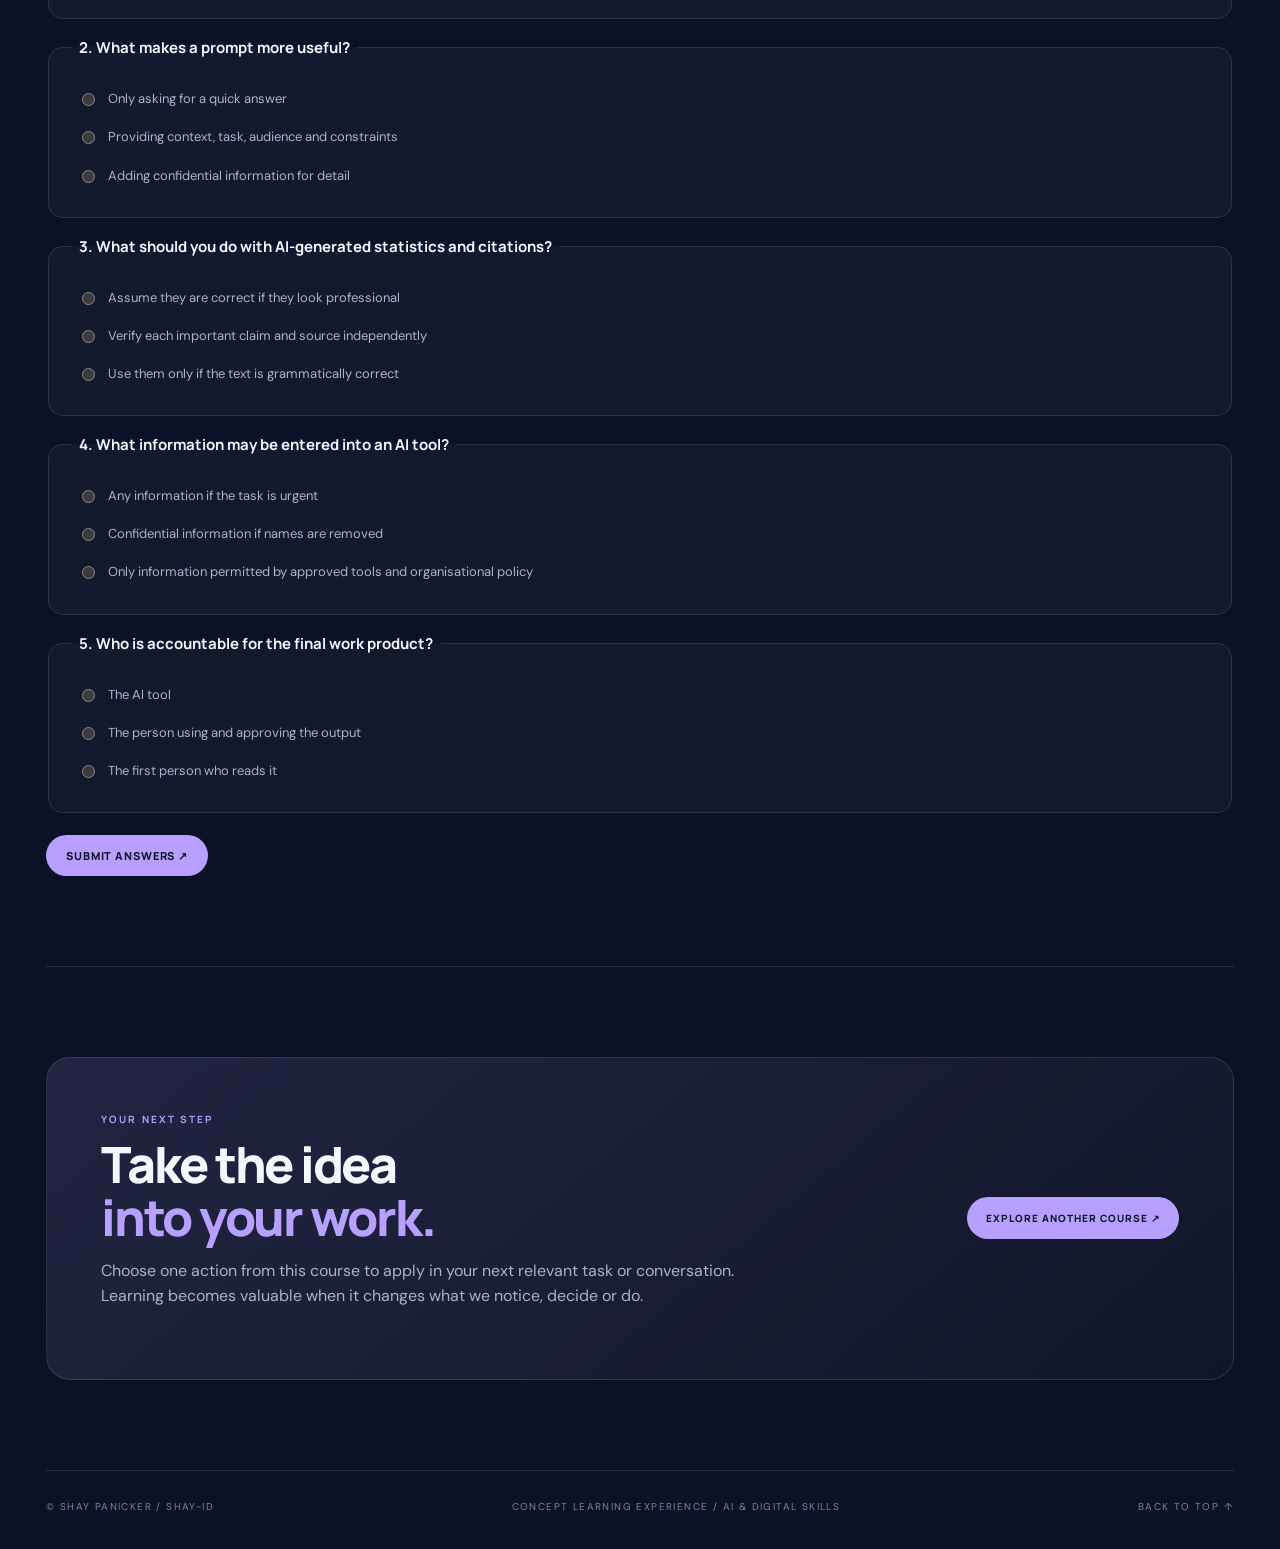
<file: courses/ai-at-work/index.html>
<!doctype html><html lang="en"><head><meta charset="utf-8"><meta name="viewport" content="width=device-width,initial-scale=1"><meta name="description" content="A practical guide to responsible AI use, from task selection and prompting to verification, privacy and human accountability."><meta name="theme-color" content="#0c1226"><title>AI at Work | Shay-ID Learning Studio</title><link rel="stylesheet" href="../../assets/css/studio.css"></head><body style="--a:#b7a0ff;--b:#6de3f0"><div class="progressline"></div><main class="shell"><header class="topbar"><a class="brand" href="../../index.html"><span class="brand-mark">S</span><span>SHAY-ID / LEARNING EXPERIENCES</span></a><a class="toplink" href="../../index.html">↖ ALL COURSES</a></header><nav class="chapter-nav" aria-label="Course navigation"><a href="#objectives">OBJECTIVES</a><a href="#chapter-1">01 Start with useful AI</a><a href="#chapter-2">02 Choose the right task</a><a href="#chapter-3">03 Prompt with purpose</a><a href="#chapter-4">04 Check the output</a><a href="#chapter-5">05 Protect people and information</a><a href="#chapter-6">06 Keep humans accountable</a><a href="#scenario">PRACTISE</a><a href="#knowledge-check">CHECK</a></nav><section class="hero"><div class="hero-copy"><div class="eyebrow">AI & DIGITAL SKILLS / INTERACTIVE HTML COURSE</div><h1>AI at Work</h1><p class="hero-lead">A practical guide to responsible AI use, from task selection and prompting to verification, privacy and human accountability.</p><div class="hero-meta"><span class="pill">◷ 22–28 min</span><span class="pill">INTERMEDIATE</span><span class="pill">06 CHAPTERS</span><span class="pill">05 QUESTION CHECK</span></div></div><div class="hero-art"><img src="../../assets/images/ai-at-work-hero.svg" alt="AI at Work custom course artwork"><div class="art-label"><span>VISUAL LEARNING EXPERIENCE</span><span>SHAY-ID / 03</span></div></div><div class="scroll-hint">SCROLL TO EXPLORE <span></span> ↓</div></section><section class="section reveal" id="objectives"><div class="section-head"><div class="section-index">01 / COURSE OBJECTIVES</div><div><h2>What you will be able to <em>do.</em></h2><p class="section-intro">By the end of this learning experience, you should be able to demonstrate these practical outcomes. Use them as a lens while you explore the chapters and make decisions.</p></div></div><div class="objective-grid"><article class="objective reveal"><b>OBJECTIVE 01</b><p>Distinguish appropriate support tasks from decisions requiring specialist human judgement.</p></article><article class="objective reveal"><b>OBJECTIVE 02</b><p>Construct clearer prompts using context, task, audience, format and constraints.</p></article><article class="objective reveal"><b>OBJECTIVE 03</b><p>Review AI-generated content for factual accuracy, bias, relevance and completeness.</p></article><article class="objective reveal"><b>OBJECTIVE 04</b><p>Apply data-protection, privacy, security and intellectual-property precautions.</p></article><article class="objective reveal"><b>OBJECTIVE 05</b><p>Explain why human review and accountability remain essential when AI is used.</p></article></div><div class="lesson-art" style="max-width:760px;margin:38px auto 0"><img src="../../assets/images/ai-at-work-framework.svg" alt="AI at Work framework overview"></div></section><section class="section reveal" id="learning-map"><div class="section-head"><div class="section-index">02 / YOUR LEARNING MAP</div><div><h2>Six steps. One <em>connected journey.</em></h2><p class="section-intro">Each chapter builds on the previous one, moving from awareness to a more confident workplace response.</p></div></div><div class="map-grid"><article class="map-card reveal"><span>CHAPTER 01</span><h3>Choose the right task</h3><p>AI is an assistant, not an authority</p></article><article class="map-card reveal"><span>CHAPTER 02</span><h3>Prompt with purpose</h3><p>Match value, risk and oversight</p></article><article class="map-card reveal"><span>CHAPTER 03</span><h3>Review the output</h3><p>Give the model context, task and boundaries</p></article><article class="map-card reveal"><span>CHAPTER 04</span><h3>Protect information</h3><p>Accuracy, bias, relevance and completeness</p></article><article class="map-card reveal"><span>CHAPTER 05</span><h3>Keep humans accountable</h3><p>Privacy, security and intellectual property</p></article><article class="map-card reveal"><span>CHAPTER 06</span><h3>Build responsible habits</h3><p>Use judgement, disclosure and oversight</p></article></div></section><div class="section-head" style="padding-top:60px;margin-bottom:0"><div class="section-index">03 / EXPLORE THE CONTENT</div><div><h2>Learn it. <em>Connect it. Apply it.</em></h2><p class="section-intro">Read through each chapter, examine the visual cues and consider how the ideas translate into day-to-day work.</p></div></div><section class="lesson reveal" id="chapter-1"><div class="lesson-copy"><div class="eyebrow">CHAPTER 01 / START WITH USEFUL AI</div><h2>AI is an assistant, not an authority</h2><p class="lead">Generative AI can help draft, summarise, brainstorm, classify and explain. Its value depends on the task, the quality of the input and the review that follows. It can also produce confident errors, reflect bias or omit important context. Treat the output as a starting point. The person using it remains responsible for checking whether it is fit for purpose.</p><ul><li>Use AI for suitable support tasks, not unreviewed high-impact decisions.</li><li>Treat generated content as a draft, not a verified answer.</li><li>Follow the organisation’s approved tools and acceptable-use policy.</li></ul><div class="insight"><b>DESIGN TAKEAWAY</b><br>The useful question is not “Can AI do this?” but “Should AI help with this task?”</div></div><div class="lesson-art"><img src="../../assets/images/ai-at-work-framework.svg" alt="AI at Work learning framework illustration"><div class="art-tag">CONCEPT / 01</div></div></section><section class="lesson reveal" id="chapter-2"><div class="lesson-copy"><div class="eyebrow">CHAPTER 02 / CHOOSE THE RIGHT TASK</div><h2>Match value, risk and oversight</h2><p class="lead">Good use cases are usually well-defined, reversible and easy for a person to verify. Examples include brainstorming, creating a first draft, summarising non-sensitive material or generating practice examples. Tasks involving personal data, confidential content, legal or financial advice, employment decisions or safety require additional controls and may be prohibited by policy.</p><ul><li>Start with low-risk tasks where a person can verify the result.</li><li>Assess sensitivity, potential harm and the consequences of an error.</li><li>Escalate high-impact or specialist decisions to qualified people.</li></ul><div class="insight"><b>DESIGN TAKEAWAY</b><br>A task with serious consequences needs stronger controls than a quick first draft.</div></div><div class="lesson-art"><img src="../../assets/images/ai-at-work-framework.svg" alt="AI at Work learning framework illustration"><div class="art-tag">CONCEPT / 02</div></div></section><section class="lesson reveal" id="chapter-3"><div class="lesson-copy"><div class="eyebrow">CHAPTER 03 / PROMPT WITH PURPOSE</div><h2>Give the model context, task and boundaries</h2><p class="lead">A clear prompt explains the situation, what is needed, who the audience is and what a useful answer should look like. Add constraints such as tone, length, source requirements or exclusions. Provide only information the tool is approved to receive. Iterate by identifying what is missing rather than asking for “something better” without direction.</p><ul><li>Describe the context and intended audience.</li><li>State the task, format, tone and constraints explicitly.</li><li>Ask for assumptions or uncertainties to be identified, not hidden.</li></ul><div class="insight"><b>DESIGN TAKEAWAY</b><br>Specific context and clear boundaries make an AI response easier to evaluate.</div></div><div class="lesson-art"><img src="../../assets/images/ai-at-work-framework.svg" alt="AI at Work learning framework illustration"><div class="art-tag">CONCEPT / 03</div></div></section><section class="lesson reveal" id="chapter-4"><div class="lesson-copy"><div class="eyebrow">CHAPTER 04 / CHECK THE OUTPUT</div><h2>Accuracy, bias, relevance and completeness</h2><p class="lead">AI-generated text can sound authoritative even when wrong. Verify facts against reliable sources, check calculations independently and confirm that cited sources exist and support the claim. Look for outdated information, missing perspectives, stereotypes and language that does not fit the audience. High-stakes content needs expert review, not just proofreading.</p><ul><li>Verify important claims against authoritative sources.</li><li>Check calculations, citations, dates and completeness independently.</li><li>Review for bias, accessibility, tone and audience fit.</li></ul><div class="insight"><b>DESIGN TAKEAWAY</b><br>A polished answer is not necessarily an accurate answer.</div></div><div class="lesson-art"><img src="../../assets/images/ai-at-work-framework.svg" alt="AI at Work learning framework illustration"><div class="art-tag">CONCEPT / 04</div></div></section><section class="lesson reveal" id="chapter-5"><div class="lesson-copy"><div class="eyebrow">CHAPTER 05 / PROTECT PEOPLE AND INFORMATION</div><h2>Privacy, security and intellectual property</h2><p class="lead">Do not enter personal, confidential, regulated or proprietary information into a tool unless the organisation has approved that use and the necessary safeguards are in place. Check data retention, access and sharing rules. Respect copyright, licensing and confidentiality. Use anonymised or synthetic examples when appropriate and permitted.</p><ul><li>Use only approved tools and approved data categories.</li><li>Remove or mask sensitive information when required.</li><li>Respect confidentiality, copyright and intellectual-property rules.</li></ul><div class="insight"><b>DESIGN TAKEAWAY</b><br>Before you paste, ask whether the information is approved for that tool.</div></div><div class="lesson-art"><img src="../../assets/images/ai-at-work-framework.svg" alt="AI at Work learning framework illustration"><div class="art-tag">CONCEPT / 05</div></div></section><section class="lesson reveal" id="chapter-6"><div class="lesson-copy"><div class="eyebrow">CHAPTER 06 / KEEP HUMANS ACCOUNTABLE</div><h2>Use judgement, disclosure and oversight</h2><p class="lead">AI can support a decision, but it does not take responsibility for its consequences. A person must evaluate the result, decide what to use and correct what is wrong. Disclose AI assistance when policy, audience expectations or the context requires it. Keep a record of material AI use where the organisation expects one and know when to stop and seek expert help.</p><ul><li>Review and own the final work product.</li><li>Disclose AI use when required by policy or context.</li><li>Escalate uncertainty, harm or policy conflicts instead of guessing.</li></ul><div class="insight"><b>DESIGN TAKEAWAY</b><br>Human accountability is the control that turns AI assistance into responsible work.</div></div><div class="lesson-art"><img src="../../assets/images/ai-at-work-framework.svg" alt="AI at Work learning framework illustration"><div class="art-tag">CONCEPT / 06</div></div></section><section class="section reveal" id="scenario"><div class="section-head"><div class="section-index">04 / DECISION LAB</div><div><h2>What would you <em>do next?</em></h2><p class="section-intro">Use the ideas from the course in a short workplace situation. Select the response you would take and review the feedback.</p></div></div><div class="scenario-wrap"><div class="scenario-art"><img src="../../assets/images/ai-at-work-practice.svg" alt="AI at Work workplace decision scenario visual"></div><div class="scenario-card" data-scenario data-correct="2" data-feedback="Fluent output is not proof. Important facts and citations need independent verification before use." data-retry="Review the risk, the process and the likely impact before choosing."><div class="eyebrow">WORKPLACE MOMENT / APPLY YOUR JUDGEMENT</div><h3>You are preparing a client-facing report. An AI tool drafts a confident paragraph with statistics and three citations. You have not checked the figures or the sources.</h3><p>Choose the most appropriate response.</p><div class="choices"><button class="choice" type="button" data-index="0">A. Use it because the wording is clear and professional.</button><button class="choice" type="button" data-index="1">B. Ask the AI tool whether it is certain, then publish.</button><button class="choice" type="button" data-index="2">C. Verify each claim and source, review the wording and take responsibility for the final report.</button></div><div class="feedback" aria-live="polite"></div></div></div></section><section class="section reveal" id="knowledge-check"><div class="section-head"><div class="section-index">05 / KNOWLEDGE CHECK</div><div><h2>Make the learning <em>stick.</em></h2><p class="section-intro">Answer five questions to check your understanding. Submit when you are ready to see your score and review the explanations.</p></div></div><form id="knowledge-check"><div class="quiz-list"><fieldset class="question" data-answer="1" data-why="A reversible draft can be checked by a person. High-impact decisions require stronger controls."><legend>1. Which is generally a lower-risk AI support task?</legend><label><input type="radio" name="q0" value="0"><span>Making a final hiring decision</span></label><label><input type="radio" name="q0" value="1"><span>Drafting a first version of a non-sensitive meeting agenda</span></label><label><input type="radio" name="q0" value="2"><span>Approving a safety-critical instruction without review</span></label><p class="q-feedback" hidden></p></fieldset><fieldset class="question" data-answer="1" data-why="Clear context and boundaries help produce output that is easier to evaluate."><legend>2. What makes a prompt more useful?</legend><label><input type="radio" name="q1" value="0"><span>Only asking for a quick answer</span></label><label><input type="radio" name="q1" value="1"><span>Providing context, task, audience and constraints</span></label><label><input type="radio" name="q1" value="2"><span>Adding confidential information for detail</span></label><p class="q-feedback" hidden></p></fieldset><fieldset class="question" data-answer="1" data-why="AI can invent or misrepresent information. Verify before relying on it."><legend>3. What should you do with AI-generated statistics and citations?</legend><label><input type="radio" name="q2" value="0"><span>Assume they are correct if they look professional</span></label><label><input type="radio" name="q2" value="1"><span>Verify each important claim and source independently</span></label><label><input type="radio" name="q2" value="2"><span>Use them only if the text is grammatically correct</span></label><p class="q-feedback" hidden></p></fieldset><fieldset class="question" data-answer="2" data-why="Tool approval and data rules determine what can be entered."><legend>4. What information may be entered into an AI tool?</legend><label><input type="radio" name="q3" value="0"><span>Any information if the task is urgent</span></label><label><input type="radio" name="q3" value="1"><span>Confidential information if names are removed</span></label><label><input type="radio" name="q3" value="2"><span>Only information permitted by approved tools and organisational policy</span></label><p class="q-feedback" hidden></p></fieldset><fieldset class="question" data-answer="1" data-why="AI can assist, but a person remains responsible for judgement and outcomes."><legend>5. Who is accountable for the final work product?</legend><label><input type="radio" name="q4" value="0"><span>The AI tool</span></label><label><input type="radio" name="q4" value="1"><span>The person using and approving the output</span></label><label><input type="radio" name="q4" value="2"><span>The first person who reads it</span></label><p class="q-feedback" hidden></p></fieldset></div><div class="quiz-actions"><button class="btn" type="submit">Submit answers ↗</button><span class="quiz-result" aria-live="polite"></span></div></form></section><section class="section reveal"><div class="closing"><div><div class="eyebrow">YOUR NEXT STEP</div><h2>Take the idea<br><em>into your work.</em></h2><p>Choose one action from this course to apply in your next relevant task or conversation. Learning becomes valuable when it changes what we notice, decide or do.</p></div><a href="../../index.html">EXPLORE ANOTHER COURSE ↗</a></div></section><footer class="footer"><span>© SHAY PANICKER / SHAY-ID</span><span>CONCEPT LEARNING EXPERIENCE / AI & DIGITAL SKILLS</span><a href="#objectives">BACK TO TOP ↑</a></footer></main><a class="back-top" href="#objectives" aria-label="Back to top">↑</a><script src="../../assets/js/course.js"></script></body></html>
</file>
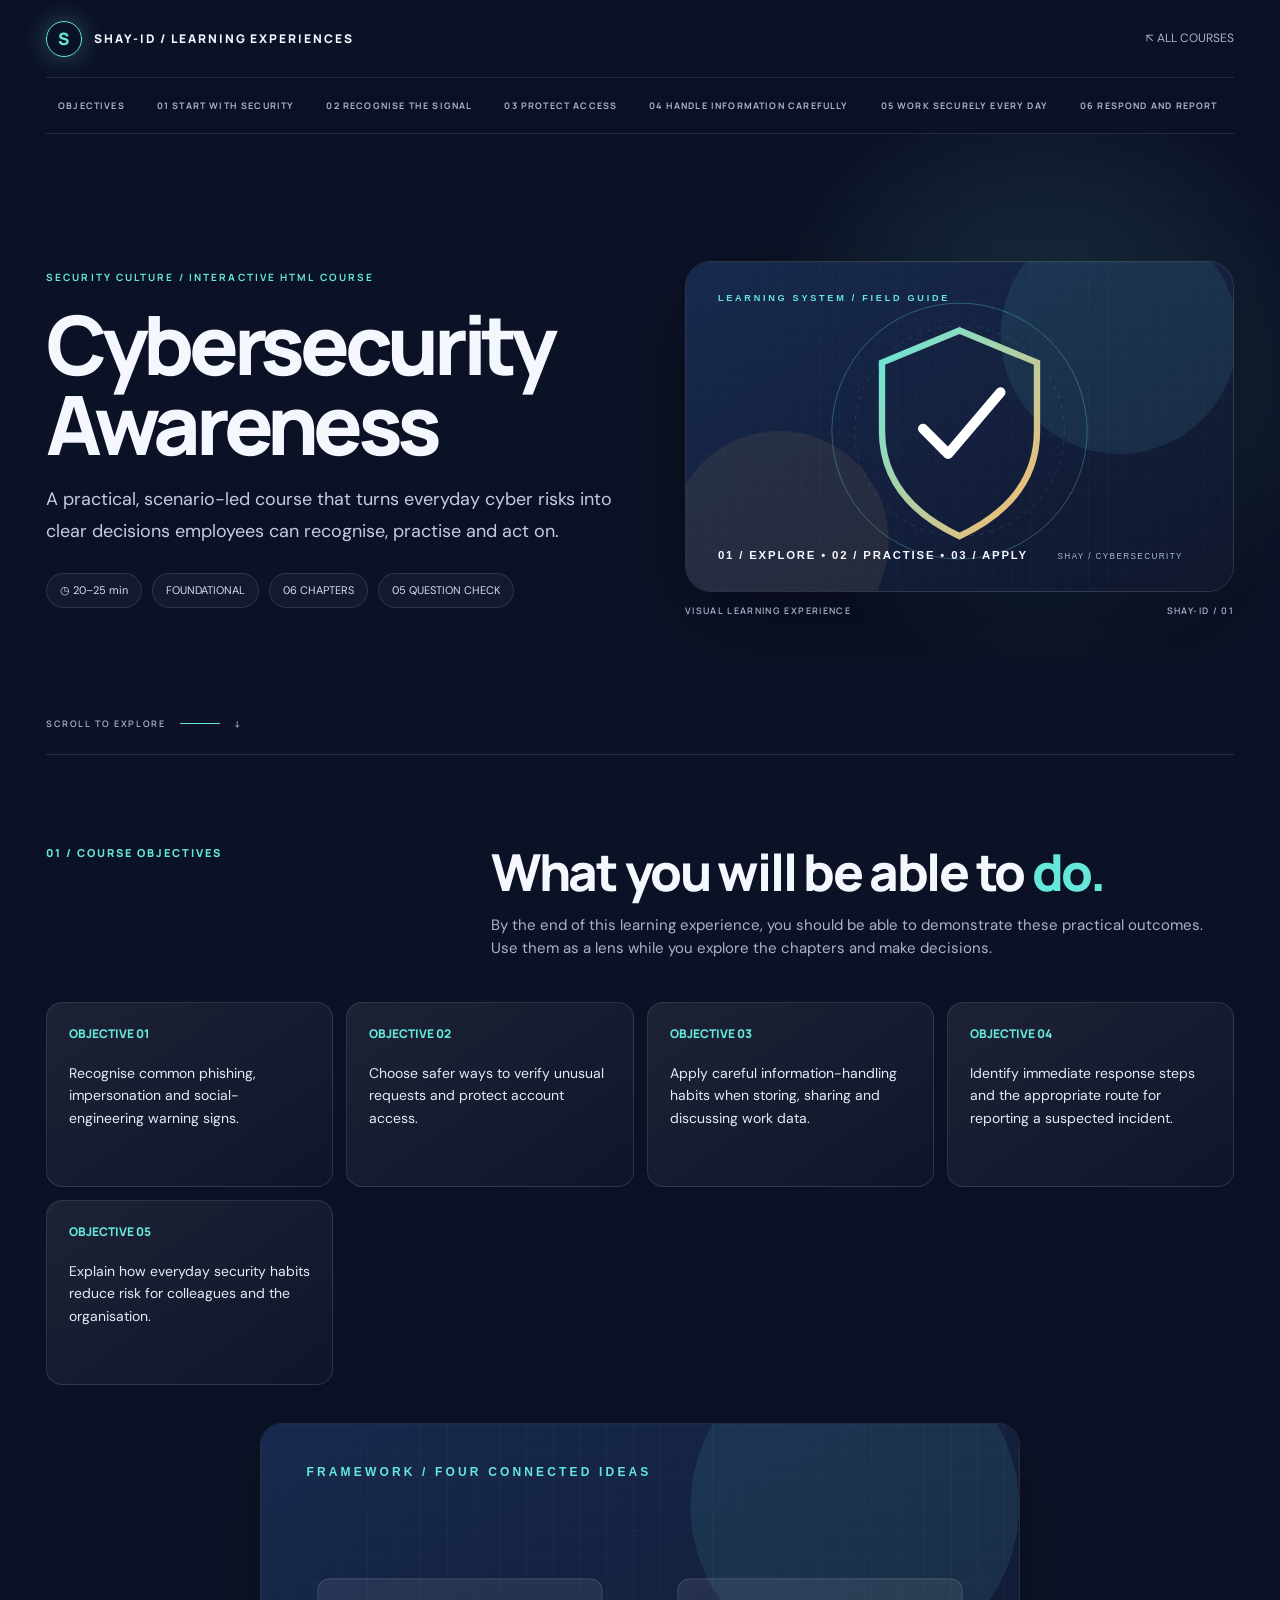
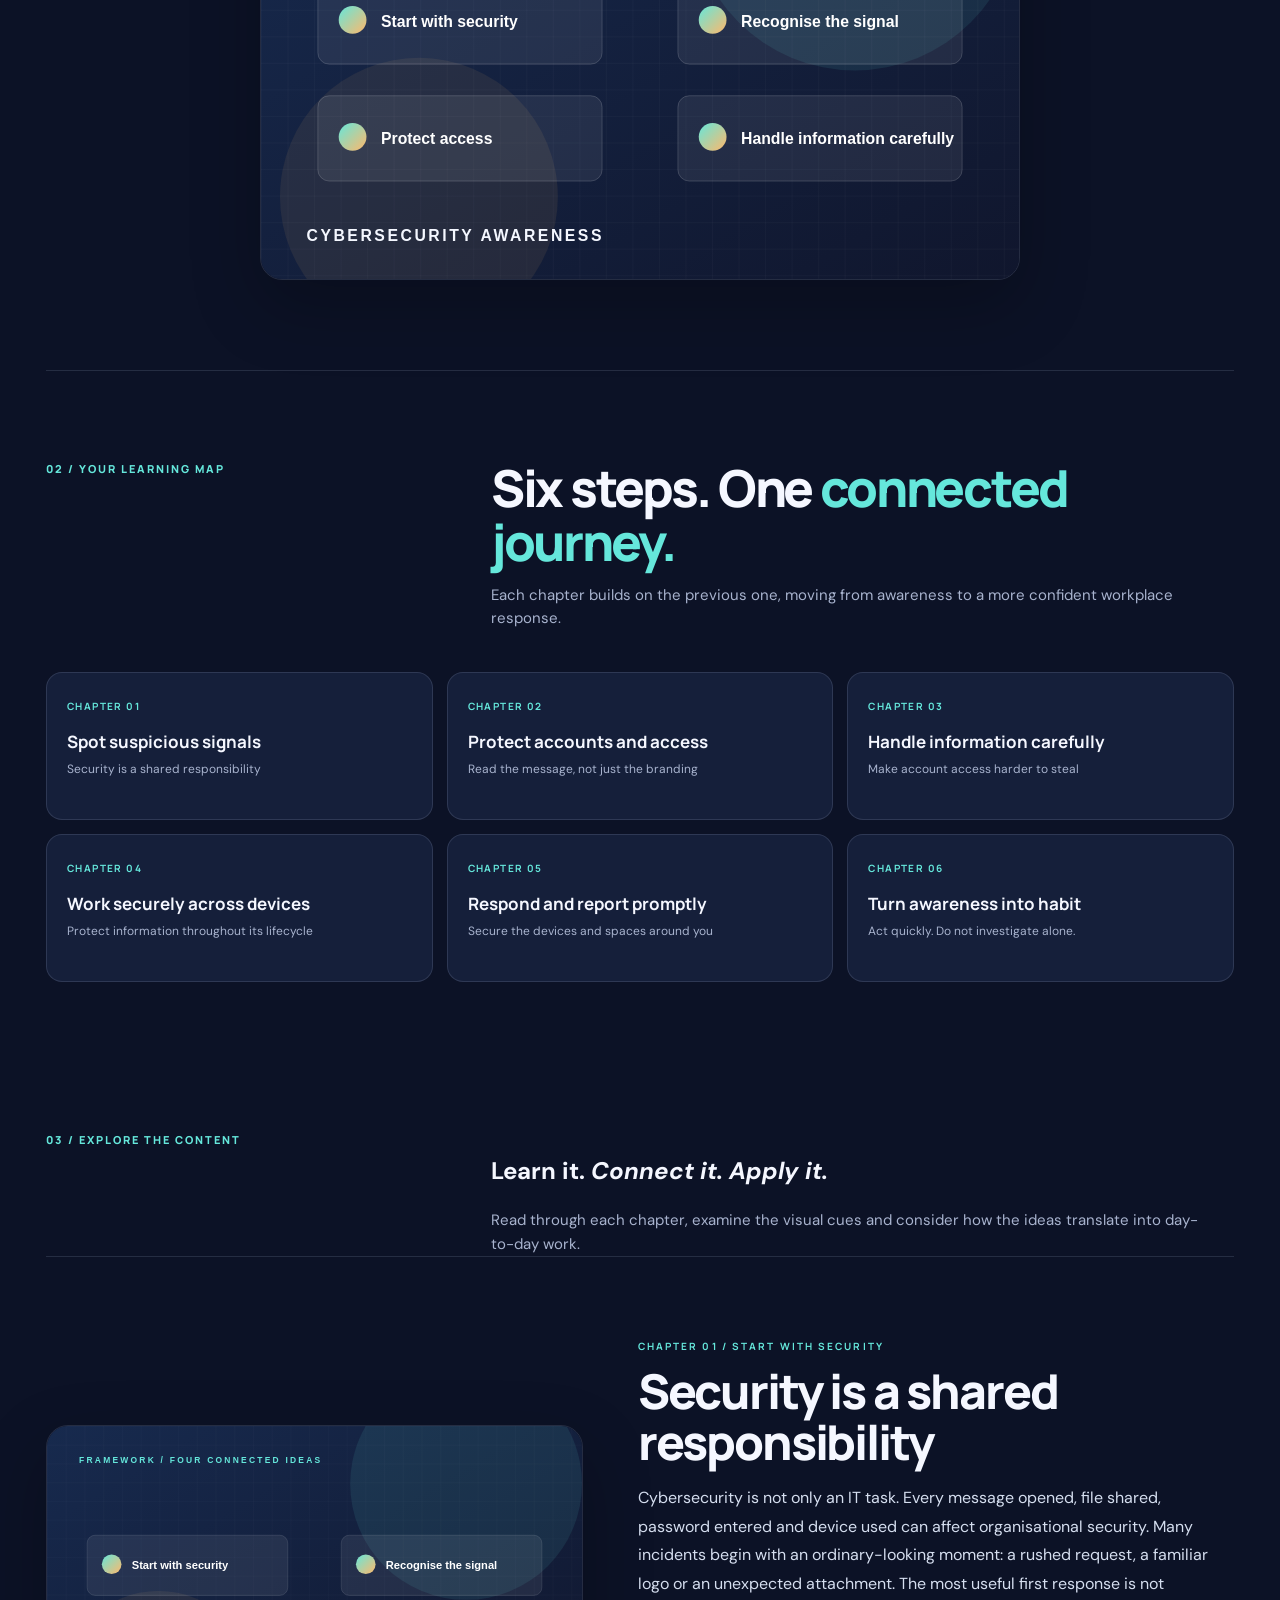
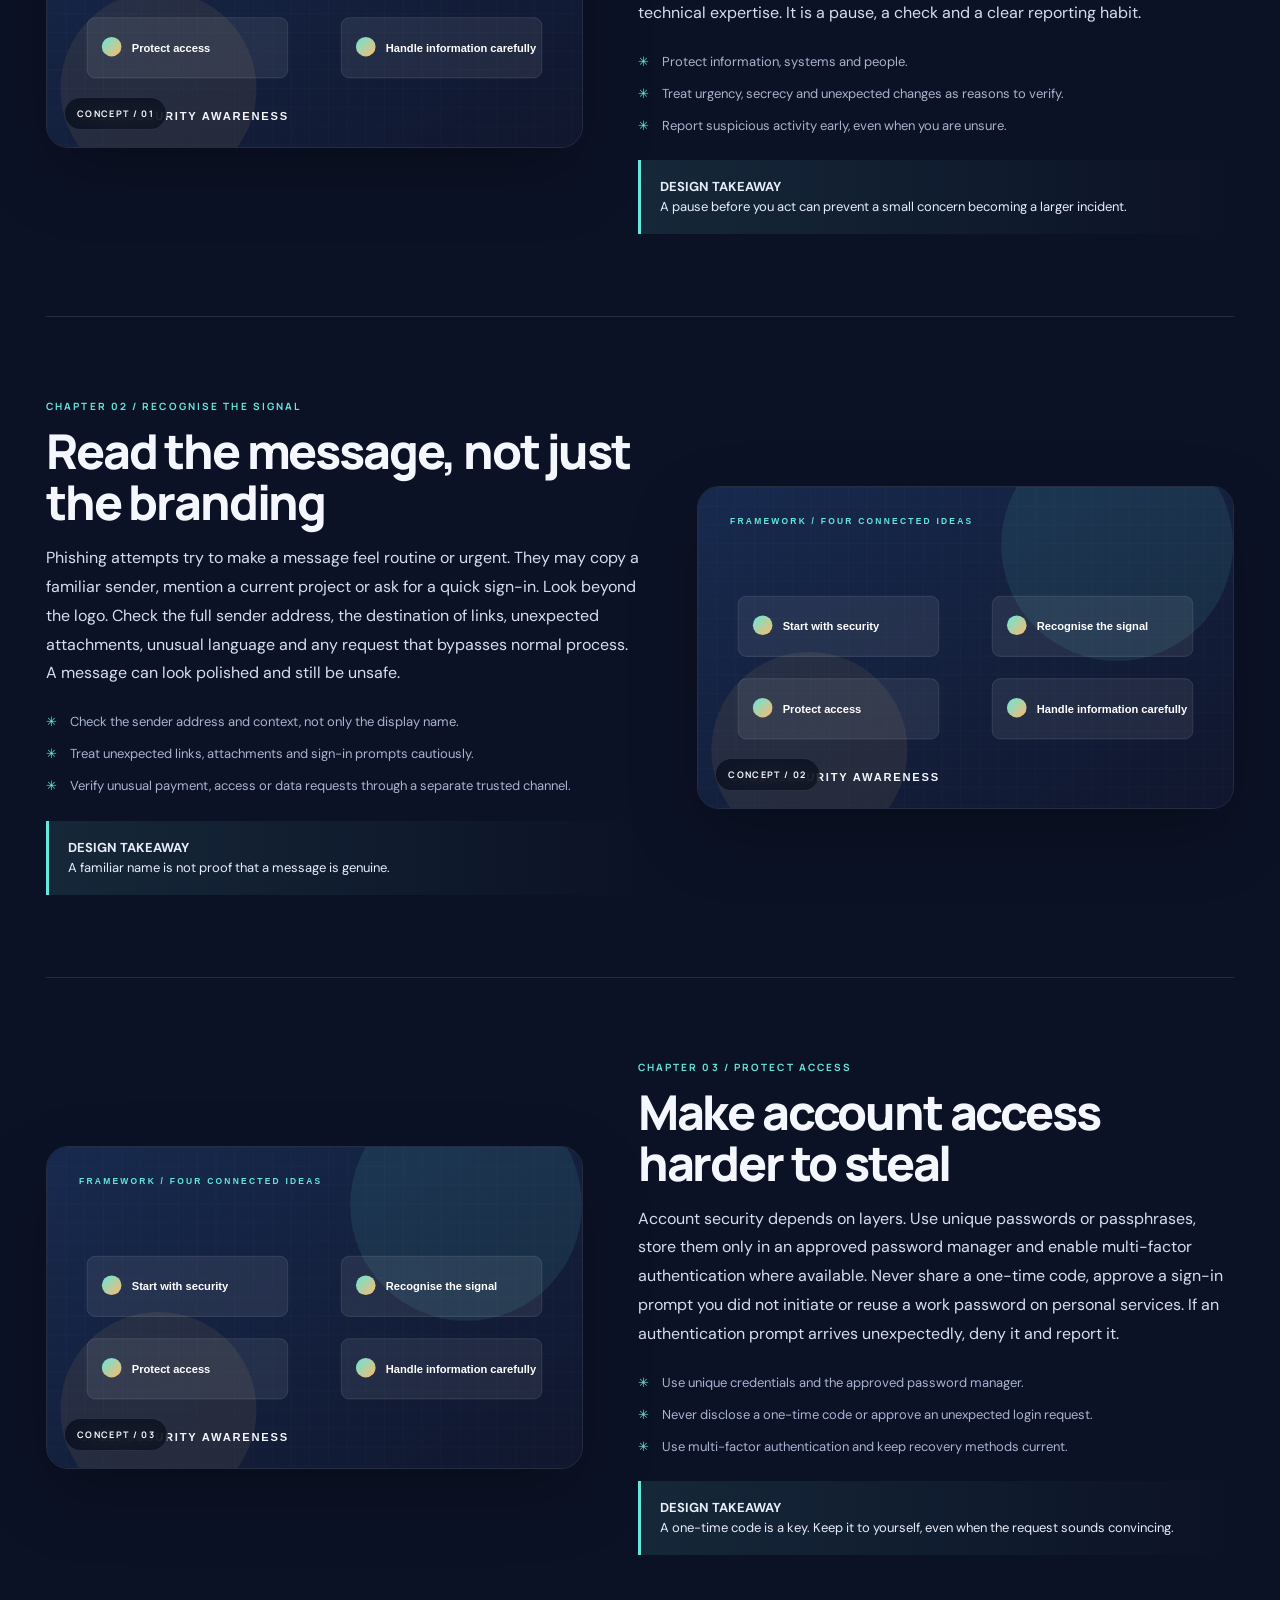
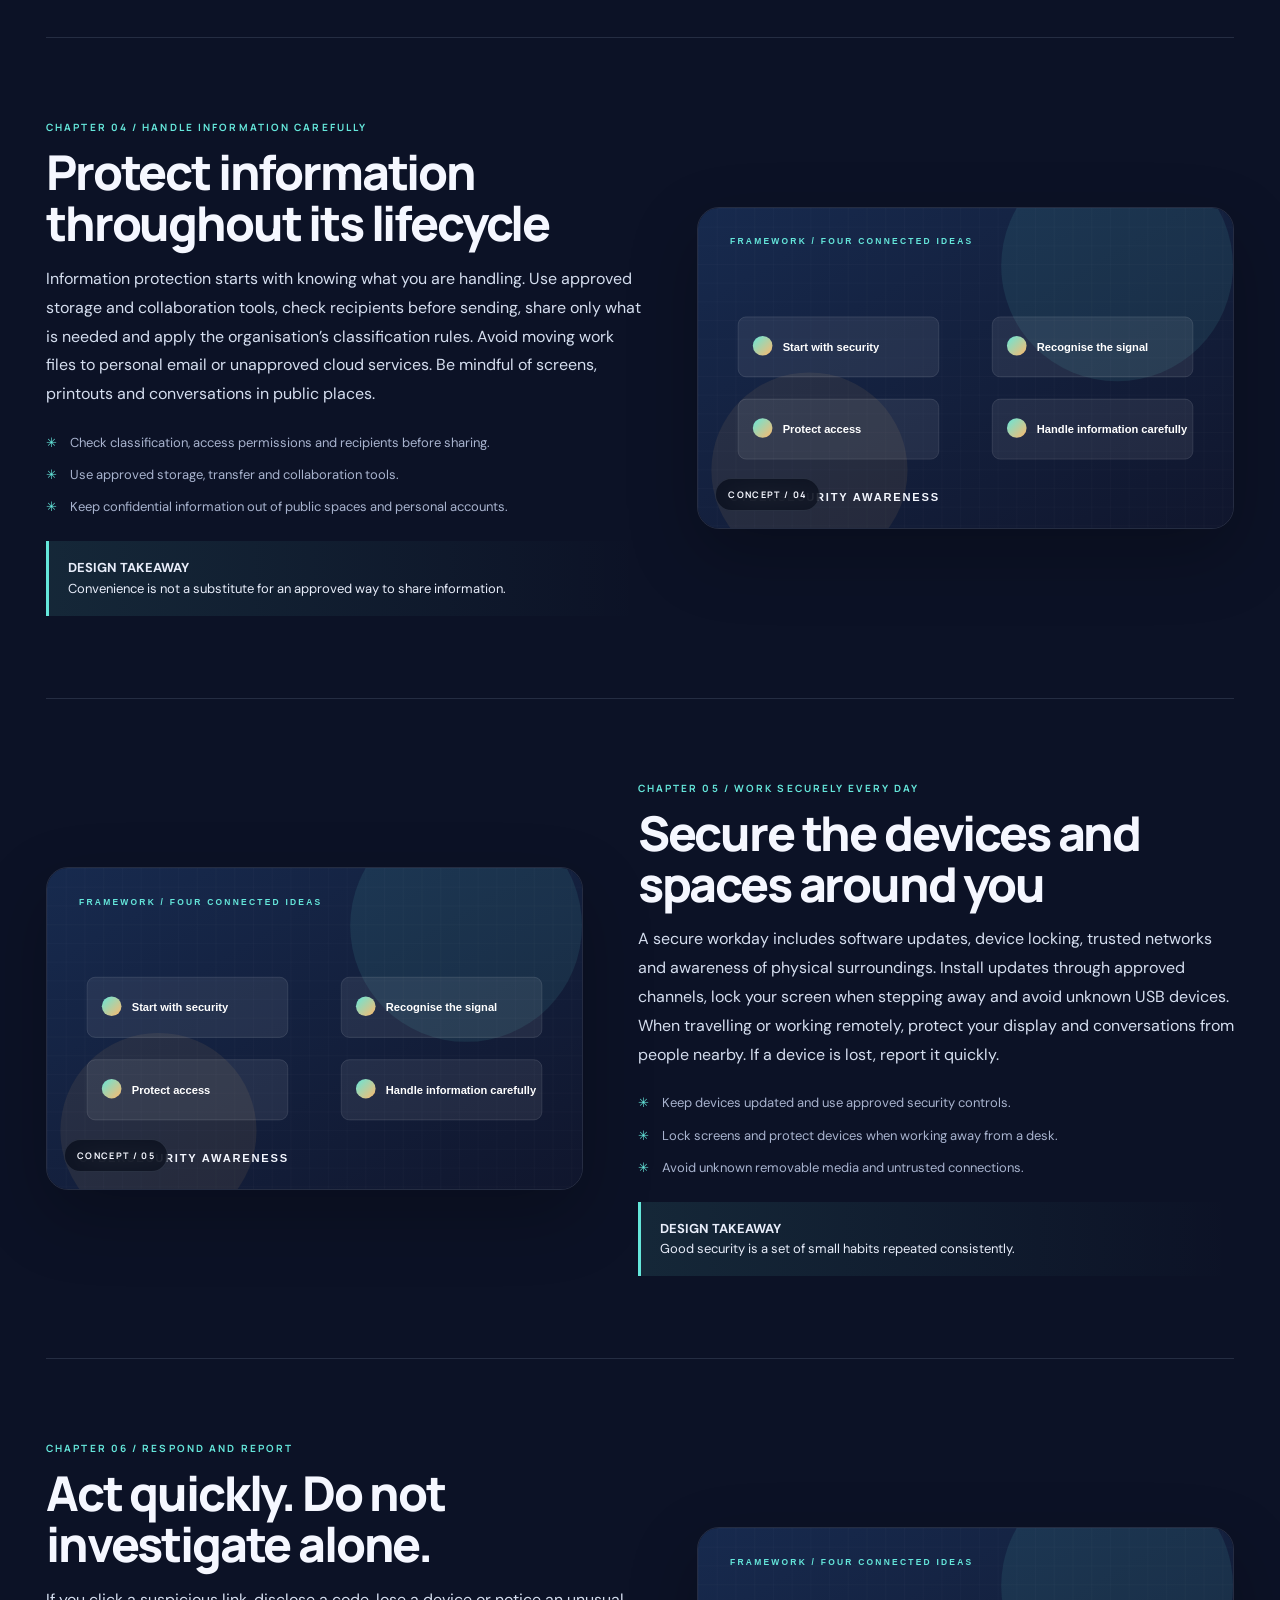
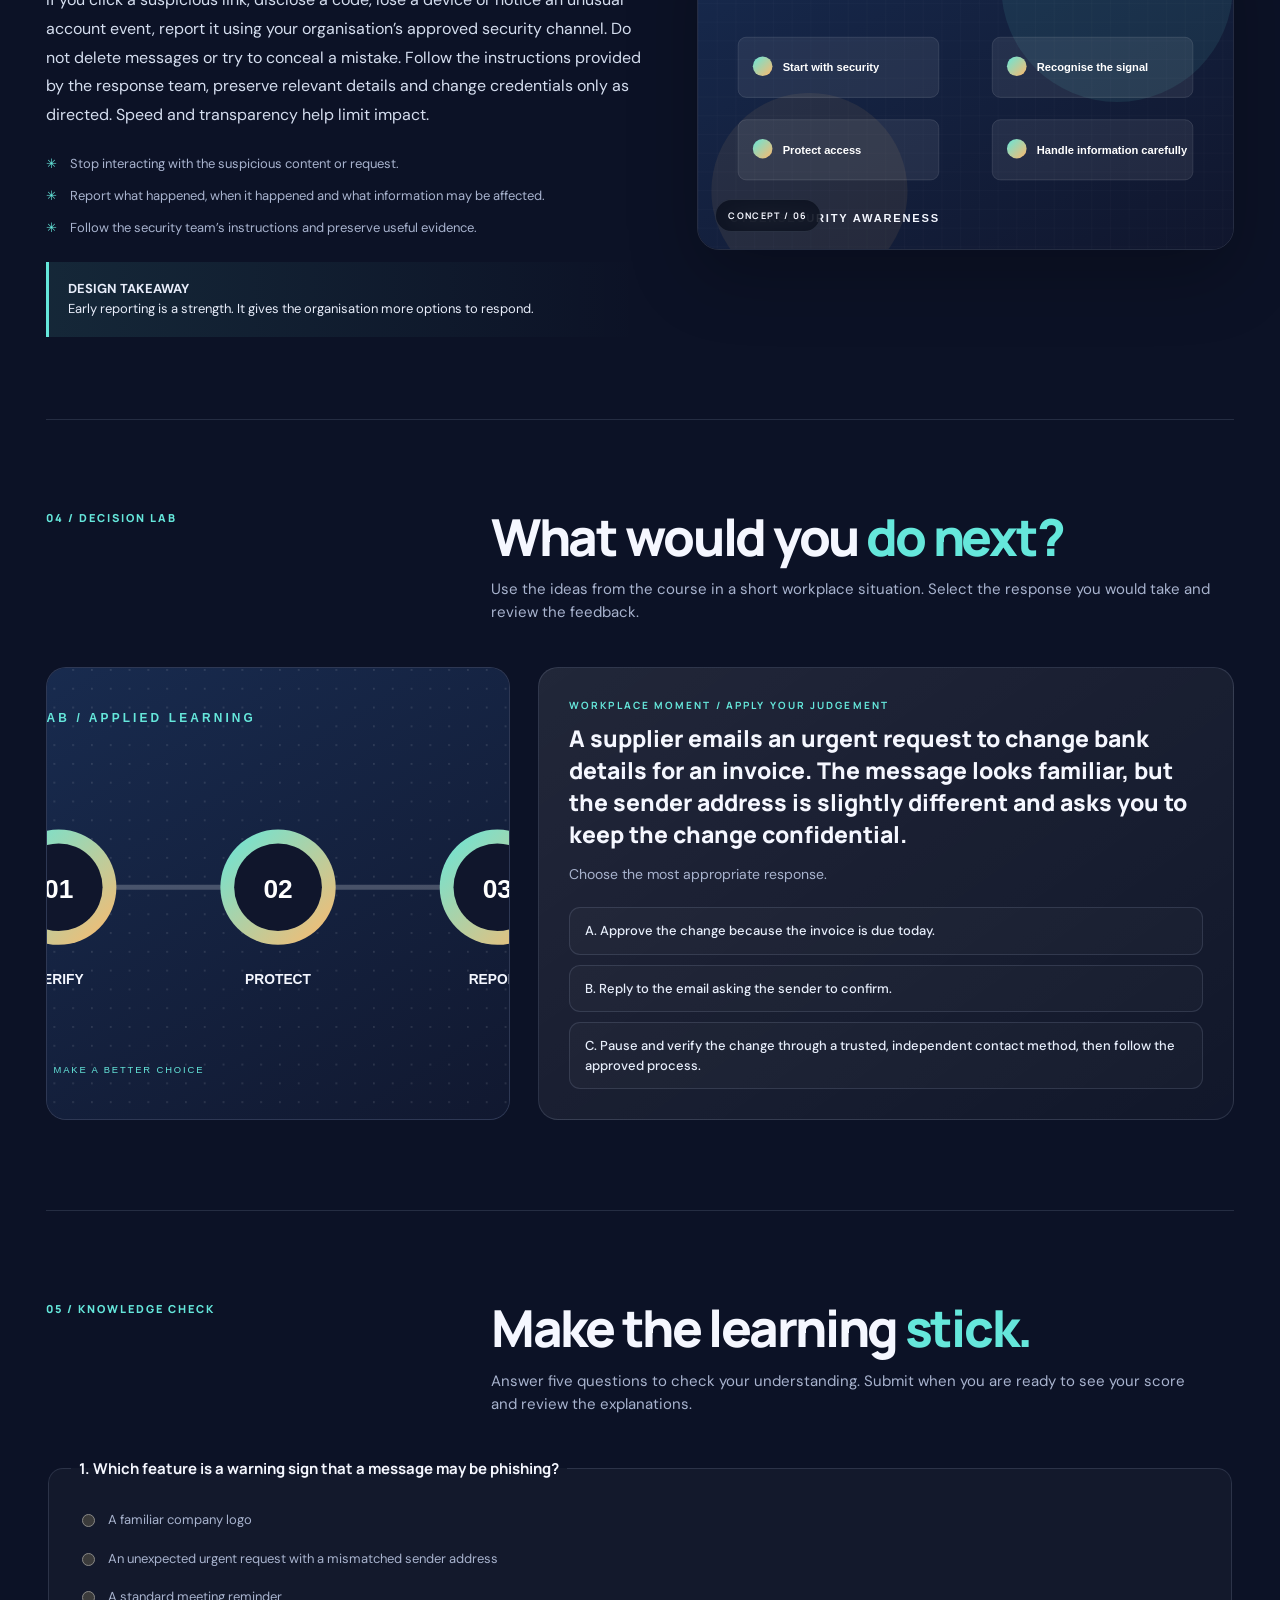
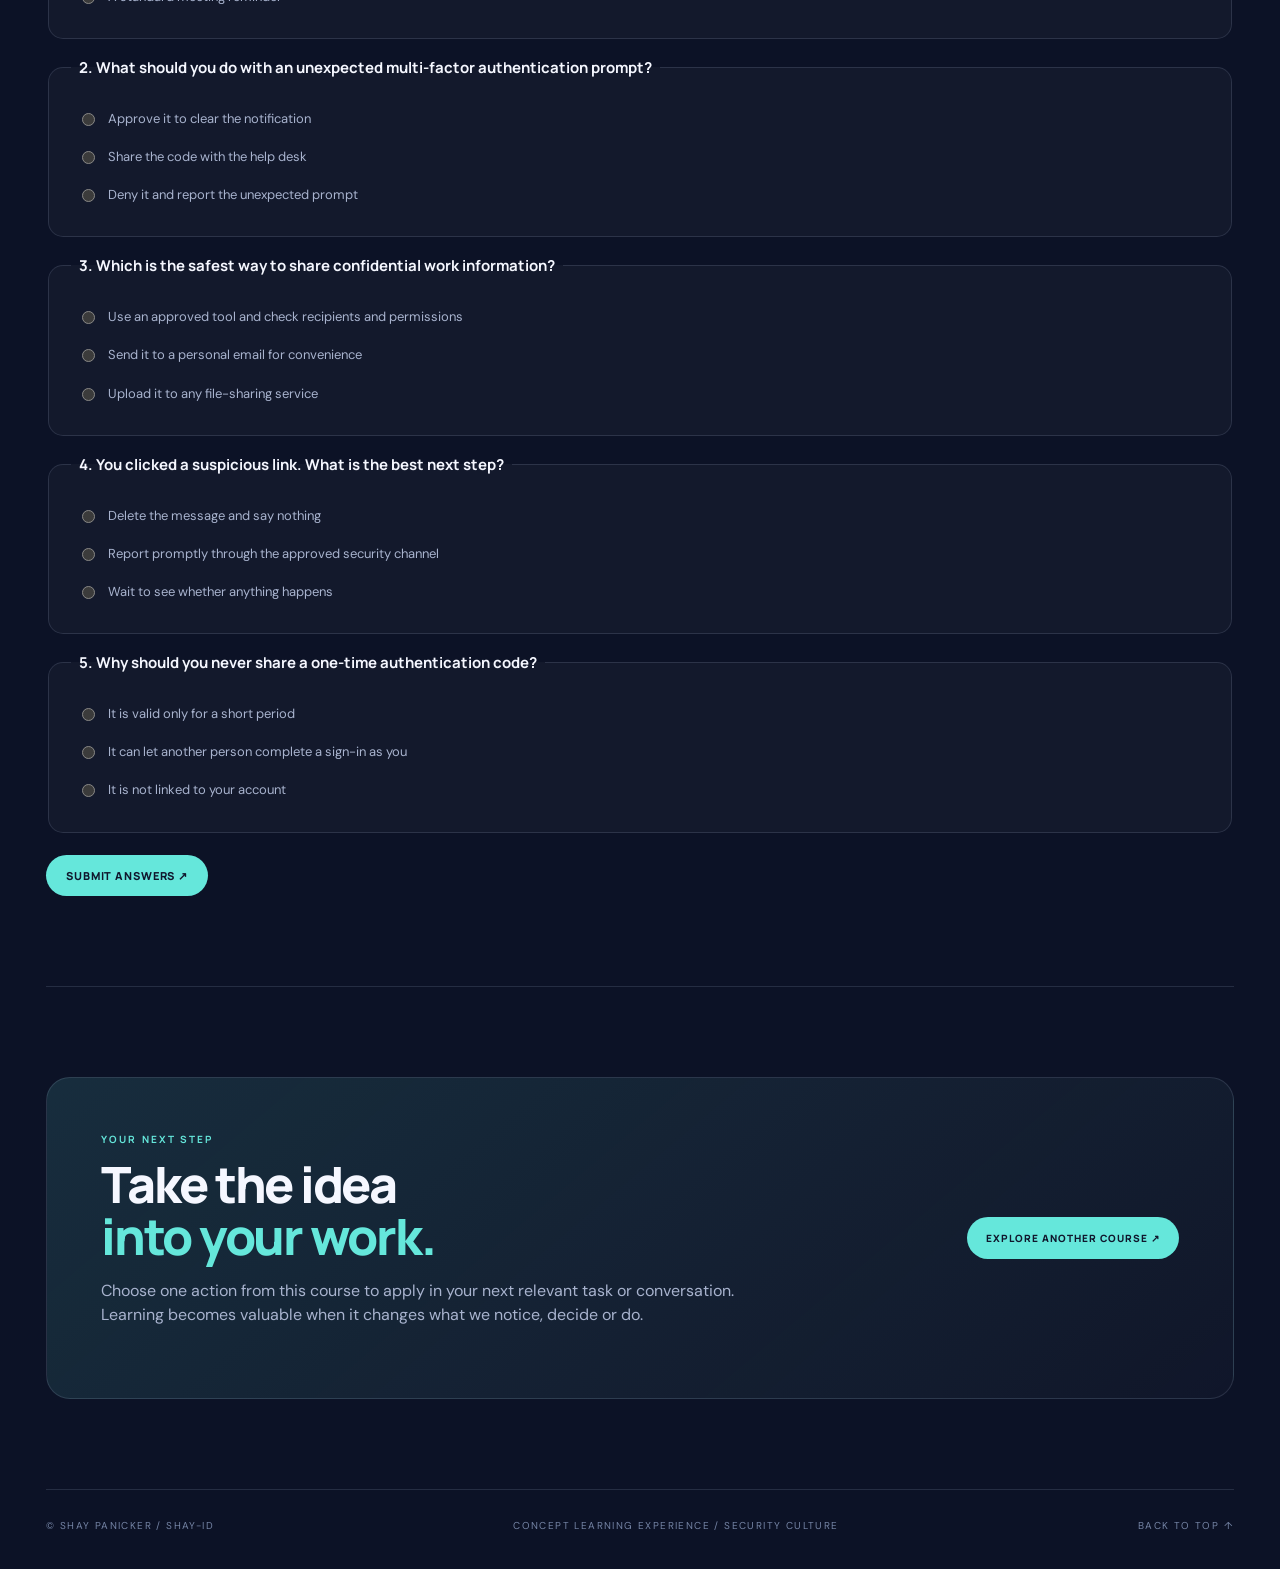
<file: courses/cybersecurity/index.html>
<!doctype html><html lang="en"><head><meta charset="utf-8"><meta name="viewport" content="width=device-width,initial-scale=1"><meta name="description" content="A practical, scenario-led course that turns everyday cyber risks into clear decisions employees can recognise, practise and act on."><meta name="theme-color" content="#0c1226"><title>Cybersecurity Awareness | Shay-ID Learning Studio</title><link rel="stylesheet" href="../../assets/css/studio.css"></head><body style="--a:#65e7db;--b:#ffb86b"><div class="progressline"></div><main class="shell"><header class="topbar"><a class="brand" href="../../index.html"><span class="brand-mark">S</span><span>SHAY-ID / LEARNING EXPERIENCES</span></a><a class="toplink" href="../../index.html">↖ ALL COURSES</a></header><nav class="chapter-nav" aria-label="Course navigation"><a href="#objectives">OBJECTIVES</a><a href="#chapter-1">01 Start with security</a><a href="#chapter-2">02 Recognise the signal</a><a href="#chapter-3">03 Protect access</a><a href="#chapter-4">04 Handle information carefully</a><a href="#chapter-5">05 Work securely every day</a><a href="#chapter-6">06 Respond and report</a><a href="#scenario">PRACTISE</a><a href="#knowledge-check">CHECK</a></nav><section class="hero"><div class="hero-copy"><div class="eyebrow">SECURITY CULTURE / INTERACTIVE HTML COURSE</div><h1>Cybersecurity Awareness</h1><p class="hero-lead">A practical, scenario-led course that turns everyday cyber risks into clear decisions employees can recognise, practise and act on.</p><div class="hero-meta"><span class="pill">◷ 20–25 min</span><span class="pill">FOUNDATIONAL</span><span class="pill">06 CHAPTERS</span><span class="pill">05 QUESTION CHECK</span></div></div><div class="hero-art"><img src="../../assets/images/cybersecurity-hero.svg" alt="Cybersecurity Awareness custom course artwork"><div class="art-label"><span>VISUAL LEARNING EXPERIENCE</span><span>SHAY-ID / 01</span></div></div><div class="scroll-hint">SCROLL TO EXPLORE <span></span> ↓</div></section><section class="section reveal" id="objectives"><div class="section-head"><div class="section-index">01 / COURSE OBJECTIVES</div><div><h2>What you will be able to <em>do.</em></h2><p class="section-intro">By the end of this learning experience, you should be able to demonstrate these practical outcomes. Use them as a lens while you explore the chapters and make decisions.</p></div></div><div class="objective-grid"><article class="objective reveal"><b>OBJECTIVE 01</b><p>Recognise common phishing, impersonation and social-engineering warning signs.</p></article><article class="objective reveal"><b>OBJECTIVE 02</b><p>Choose safer ways to verify unusual requests and protect account access.</p></article><article class="objective reveal"><b>OBJECTIVE 03</b><p>Apply careful information-handling habits when storing, sharing and discussing work data.</p></article><article class="objective reveal"><b>OBJECTIVE 04</b><p>Identify immediate response steps and the appropriate route for reporting a suspected incident.</p></article><article class="objective reveal"><b>OBJECTIVE 05</b><p>Explain how everyday security habits reduce risk for colleagues and the organisation.</p></article></div><div class="lesson-art" style="max-width:760px;margin:38px auto 0"><img src="../../assets/images/cybersecurity-framework.svg" alt="Cybersecurity Awareness framework overview"></div></section><section class="section reveal" id="learning-map"><div class="section-head"><div class="section-index">02 / YOUR LEARNING MAP</div><div><h2>Six steps. One <em>connected journey.</em></h2><p class="section-intro">Each chapter builds on the previous one, moving from awareness to a more confident workplace response.</p></div></div><div class="map-grid"><article class="map-card reveal"><span>CHAPTER 01</span><h3>Spot suspicious signals</h3><p>Security is a shared responsibility</p></article><article class="map-card reveal"><span>CHAPTER 02</span><h3>Protect accounts and access</h3><p>Read the message, not just the branding</p></article><article class="map-card reveal"><span>CHAPTER 03</span><h3>Handle information carefully</h3><p>Make account access harder to steal</p></article><article class="map-card reveal"><span>CHAPTER 04</span><h3>Work securely across devices</h3><p>Protect information throughout its lifecycle</p></article><article class="map-card reveal"><span>CHAPTER 05</span><h3>Respond and report promptly</h3><p>Secure the devices and spaces around you</p></article><article class="map-card reveal"><span>CHAPTER 06</span><h3>Turn awareness into habit</h3><p>Act quickly. Do not investigate alone.</p></article></div></section><div class="section-head" style="padding-top:60px;margin-bottom:0"><div class="section-index">03 / EXPLORE THE CONTENT</div><div><h2>Learn it. <em>Connect it. Apply it.</em></h2><p class="section-intro">Read through each chapter, examine the visual cues and consider how the ideas translate into day-to-day work.</p></div></div><section class="lesson reveal" id="chapter-1"><div class="lesson-copy"><div class="eyebrow">CHAPTER 01 / START WITH SECURITY</div><h2>Security is a shared responsibility</h2><p class="lead">Cybersecurity is not only an IT task. Every message opened, file shared, password entered and device used can affect organisational security. Many incidents begin with an ordinary-looking moment: a rushed request, a familiar logo or an unexpected attachment. The most useful first response is not technical expertise. It is a pause, a check and a clear reporting habit.</p><ul><li>Protect information, systems and people.</li><li>Treat urgency, secrecy and unexpected changes as reasons to verify.</li><li>Report suspicious activity early, even when you are unsure.</li></ul><div class="insight"><b>DESIGN TAKEAWAY</b><br>A pause before you act can prevent a small concern becoming a larger incident.</div></div><div class="lesson-art"><img src="../../assets/images/cybersecurity-framework.svg" alt="Cybersecurity Awareness learning framework illustration"><div class="art-tag">CONCEPT / 01</div></div></section><section class="lesson reveal" id="chapter-2"><div class="lesson-copy"><div class="eyebrow">CHAPTER 02 / RECOGNISE THE SIGNAL</div><h2>Read the message, not just the branding</h2><p class="lead">Phishing attempts try to make a message feel routine or urgent. They may copy a familiar sender, mention a current project or ask for a quick sign-in. Look beyond the logo. Check the full sender address, the destination of links, unexpected attachments, unusual language and any request that bypasses normal process. A message can look polished and still be unsafe.</p><ul><li>Check the sender address and context, not only the display name.</li><li>Treat unexpected links, attachments and sign-in prompts cautiously.</li><li>Verify unusual payment, access or data requests through a separate trusted channel.</li></ul><div class="insight"><b>DESIGN TAKEAWAY</b><br>A familiar name is not proof that a message is genuine.</div></div><div class="lesson-art"><img src="../../assets/images/cybersecurity-framework.svg" alt="Cybersecurity Awareness learning framework illustration"><div class="art-tag">CONCEPT / 02</div></div></section><section class="lesson reveal" id="chapter-3"><div class="lesson-copy"><div class="eyebrow">CHAPTER 03 / PROTECT ACCESS</div><h2>Make account access harder to steal</h2><p class="lead">Account security depends on layers. Use unique passwords or passphrases, store them only in an approved password manager and enable multi-factor authentication where available. Never share a one-time code, approve a sign-in prompt you did not initiate or reuse a work password on personal services. If an authentication prompt arrives unexpectedly, deny it and report it.</p><ul><li>Use unique credentials and the approved password manager.</li><li>Never disclose a one-time code or approve an unexpected login request.</li><li>Use multi-factor authentication and keep recovery methods current.</li></ul><div class="insight"><b>DESIGN TAKEAWAY</b><br>A one-time code is a key. Keep it to yourself, even when the request sounds convincing.</div></div><div class="lesson-art"><img src="../../assets/images/cybersecurity-framework.svg" alt="Cybersecurity Awareness learning framework illustration"><div class="art-tag">CONCEPT / 03</div></div></section><section class="lesson reveal" id="chapter-4"><div class="lesson-copy"><div class="eyebrow">CHAPTER 04 / HANDLE INFORMATION CAREFULLY</div><h2>Protect information throughout its lifecycle</h2><p class="lead">Information protection starts with knowing what you are handling. Use approved storage and collaboration tools, check recipients before sending, share only what is needed and apply the organisation’s classification rules. Avoid moving work files to personal email or unapproved cloud services. Be mindful of screens, printouts and conversations in public places.</p><ul><li>Check classification, access permissions and recipients before sharing.</li><li>Use approved storage, transfer and collaboration tools.</li><li>Keep confidential information out of public spaces and personal accounts.</li></ul><div class="insight"><b>DESIGN TAKEAWAY</b><br>Convenience is not a substitute for an approved way to share information.</div></div><div class="lesson-art"><img src="../../assets/images/cybersecurity-framework.svg" alt="Cybersecurity Awareness learning framework illustration"><div class="art-tag">CONCEPT / 04</div></div></section><section class="lesson reveal" id="chapter-5"><div class="lesson-copy"><div class="eyebrow">CHAPTER 05 / WORK SECURELY EVERY DAY</div><h2>Secure the devices and spaces around you</h2><p class="lead">A secure workday includes software updates, device locking, trusted networks and awareness of physical surroundings. Install updates through approved channels, lock your screen when stepping away and avoid unknown USB devices. When travelling or working remotely, protect your display and conversations from people nearby. If a device is lost, report it quickly.</p><ul><li>Keep devices updated and use approved security controls.</li><li>Lock screens and protect devices when working away from a desk.</li><li>Avoid unknown removable media and untrusted connections.</li></ul><div class="insight"><b>DESIGN TAKEAWAY</b><br>Good security is a set of small habits repeated consistently.</div></div><div class="lesson-art"><img src="../../assets/images/cybersecurity-framework.svg" alt="Cybersecurity Awareness learning framework illustration"><div class="art-tag">CONCEPT / 05</div></div></section><section class="lesson reveal" id="chapter-6"><div class="lesson-copy"><div class="eyebrow">CHAPTER 06 / RESPOND AND REPORT</div><h2>Act quickly. Do not investigate alone.</h2><p class="lead">If you click a suspicious link, disclose a code, lose a device or notice an unusual account event, report it using your organisation’s approved security channel. Do not delete messages or try to conceal a mistake. Follow the instructions provided by the response team, preserve relevant details and change credentials only as directed. Speed and transparency help limit impact.</p><ul><li>Stop interacting with the suspicious content or request.</li><li>Report what happened, when it happened and what information may be affected.</li><li>Follow the security team’s instructions and preserve useful evidence.</li></ul><div class="insight"><b>DESIGN TAKEAWAY</b><br>Early reporting is a strength. It gives the organisation more options to respond.</div></div><div class="lesson-art"><img src="../../assets/images/cybersecurity-framework.svg" alt="Cybersecurity Awareness learning framework illustration"><div class="art-tag">CONCEPT / 06</div></div></section><section class="section reveal" id="scenario"><div class="section-head"><div class="section-index">04 / DECISION LAB</div><div><h2>What would you <em>do next?</em></h2><p class="section-intro">Use the ideas from the course in a short workplace situation. Select the response you would take and review the feedback.</p></div></div><div class="scenario-wrap"><div class="scenario-art"><img src="../../assets/images/cybersecurity-practice.svg" alt="Cybersecurity Awareness workplace decision scenario visual"></div><div class="scenario-card" data-scenario data-correct="2" data-feedback="Urgent financial changes should be verified independently. A reply to the suspicious message may reach the attacker." data-retry="Review the risk, the process and the likely impact before choosing."><div class="eyebrow">WORKPLACE MOMENT / APPLY YOUR JUDGEMENT</div><h3>A supplier emails an urgent request to change bank details for an invoice. The message looks familiar, but the sender address is slightly different and asks you to keep the change confidential.</h3><p>Choose the most appropriate response.</p><div class="choices"><button class="choice" type="button" data-index="0">A. Approve the change because the invoice is due today.</button><button class="choice" type="button" data-index="1">B. Reply to the email asking the sender to confirm.</button><button class="choice" type="button" data-index="2">C. Pause and verify the change through a trusted, independent contact method, then follow the approved process.</button></div><div class="feedback" aria-live="polite"></div></div></div></section><section class="section reveal" id="knowledge-check"><div class="section-head"><div class="section-index">05 / KNOWLEDGE CHECK</div><div><h2>Make the learning <em>stick.</em></h2><p class="section-intro">Answer five questions to check your understanding. Submit when you are ready to see your score and review the explanations.</p></div></div><form id="knowledge-check"><div class="quiz-list"><fieldset class="question" data-answer="1" data-why="Check the sender, context and request. Branding alone cannot prove authenticity."><legend>1. Which feature is a warning sign that a message may be phishing?</legend><label><input type="radio" name="q0" value="0"><span>A familiar company logo</span></label><label><input type="radio" name="q0" value="1"><span>An unexpected urgent request with a mismatched sender address</span></label><label><input type="radio" name="q0" value="2"><span>A standard meeting reminder</span></label><p class="q-feedback" hidden></p></fieldset><fieldset class="question" data-answer="2" data-why="An authentication prompt you did not initiate may indicate someone is trying to access your account."><legend>2. What should you do with an unexpected multi-factor authentication prompt?</legend><label><input type="radio" name="q1" value="0"><span>Approve it to clear the notification</span></label><label><input type="radio" name="q1" value="1"><span>Share the code with the help desk</span></label><label><input type="radio" name="q1" value="2"><span>Deny it and report the unexpected prompt</span></label><p class="q-feedback" hidden></p></fieldset><fieldset class="question" data-answer="0" data-why="Use approved storage and transfer routes and share only with authorised recipients."><legend>3. Which is the safest way to share confidential work information?</legend><label><input type="radio" name="q2" value="0"><span>Use an approved tool and check recipients and permissions</span></label><label><input type="radio" name="q2" value="1"><span>Send it to a personal email for convenience</span></label><label><input type="radio" name="q2" value="2"><span>Upload it to any file-sharing service</span></label><p class="q-feedback" hidden></p></fieldset><fieldset class="question" data-answer="1" data-why="Prompt reporting can help limit impact. Follow the response team’s instructions."><legend>4. You clicked a suspicious link. What is the best next step?</legend><label><input type="radio" name="q3" value="0"><span>Delete the message and say nothing</span></label><label><input type="radio" name="q3" value="1"><span>Report promptly through the approved security channel</span></label><label><input type="radio" name="q3" value="2"><span>Wait to see whether anything happens</span></label><p class="q-feedback" hidden></p></fieldset><fieldset class="question" data-answer="1" data-why="A one-time code is part of the authentication process and should remain private."><legend>5. Why should you never share a one-time authentication code?</legend><label><input type="radio" name="q4" value="0"><span>It is valid only for a short period</span></label><label><input type="radio" name="q4" value="1"><span>It can let another person complete a sign-in as you</span></label><label><input type="radio" name="q4" value="2"><span>It is not linked to your account</span></label><p class="q-feedback" hidden></p></fieldset></div><div class="quiz-actions"><button class="btn" type="submit">Submit answers ↗</button><span class="quiz-result" aria-live="polite"></span></div></form></section><section class="section reveal"><div class="closing"><div><div class="eyebrow">YOUR NEXT STEP</div><h2>Take the idea<br><em>into your work.</em></h2><p>Choose one action from this course to apply in your next relevant task or conversation. Learning becomes valuable when it changes what we notice, decide or do.</p></div><a href="../../index.html">EXPLORE ANOTHER COURSE ↗</a></div></section><footer class="footer"><span>© SHAY PANICKER / SHAY-ID</span><span>CONCEPT LEARNING EXPERIENCE / SECURITY CULTURE</span><a href="#objectives">BACK TO TOP ↑</a></footer></main><a class="back-top" href="#objectives" aria-label="Back to top">↑</a><script src="../../assets/js/course.js"></script></body></html>
</file>
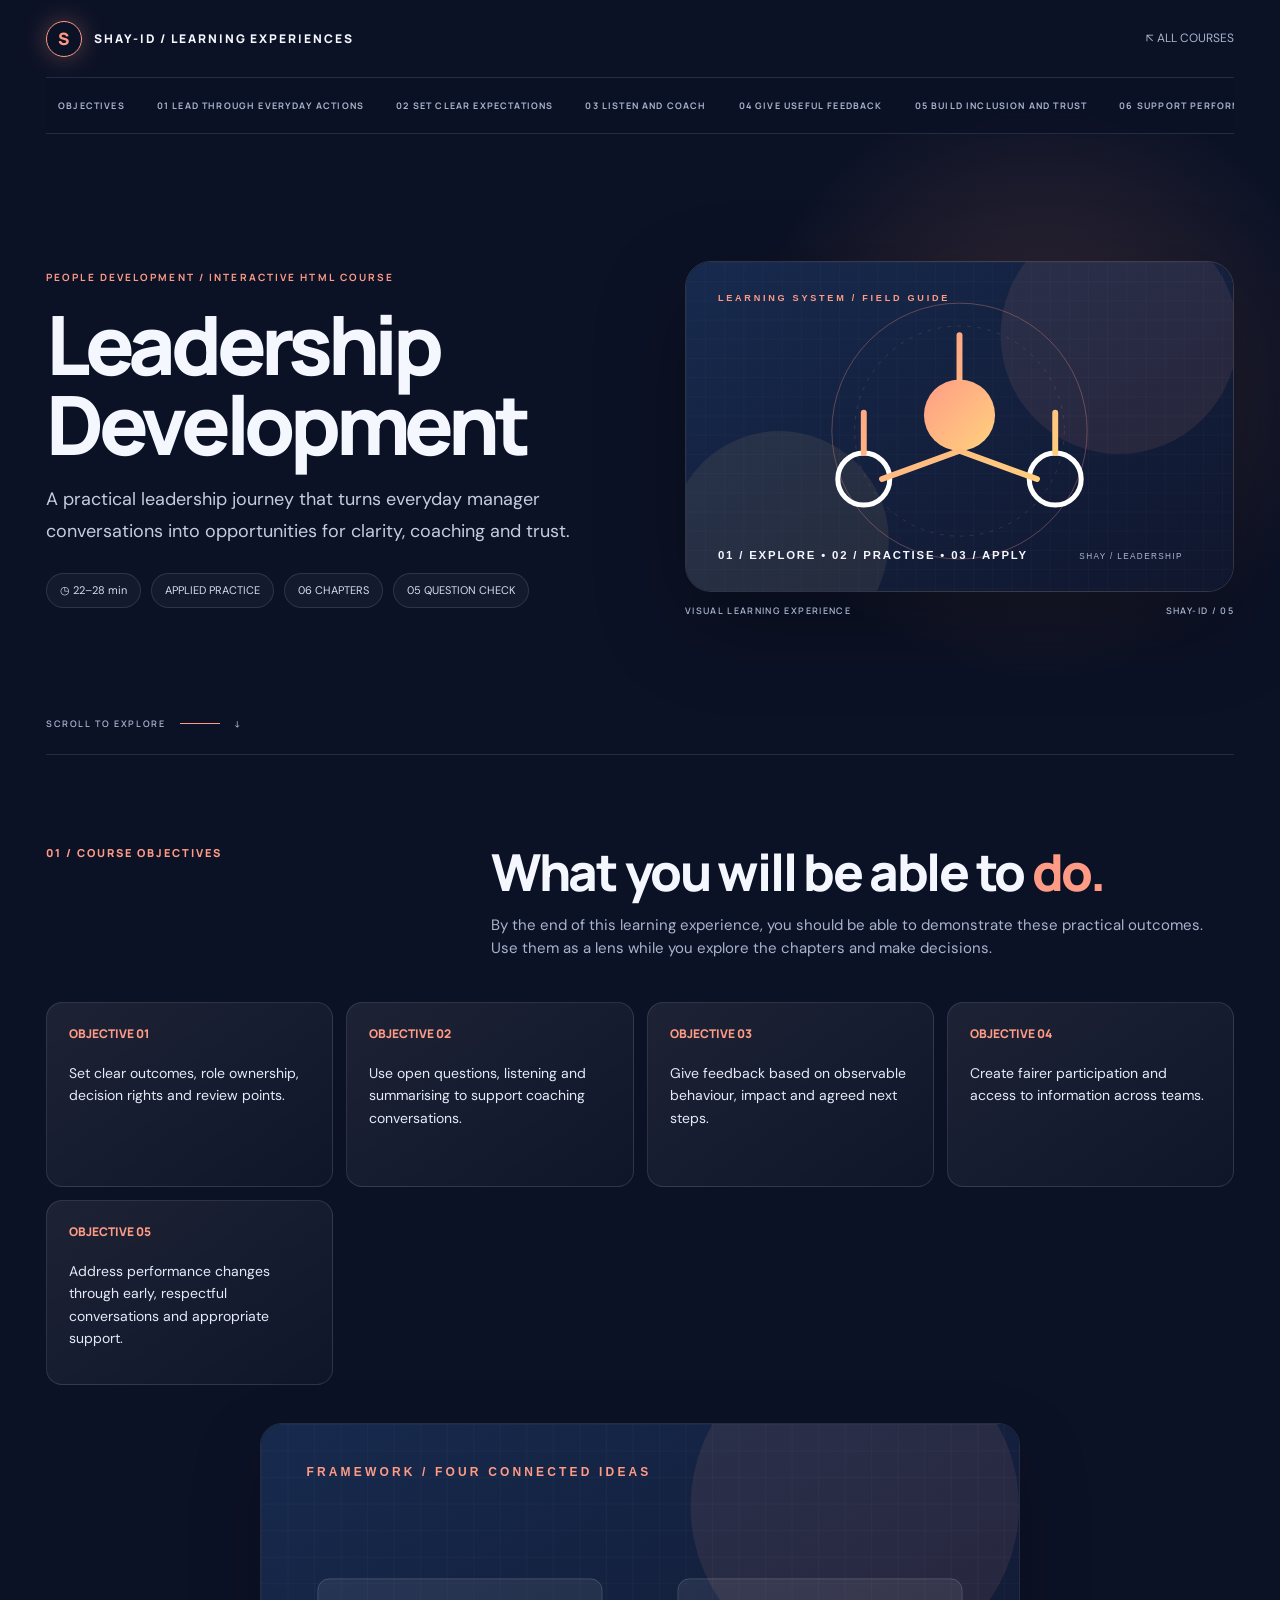
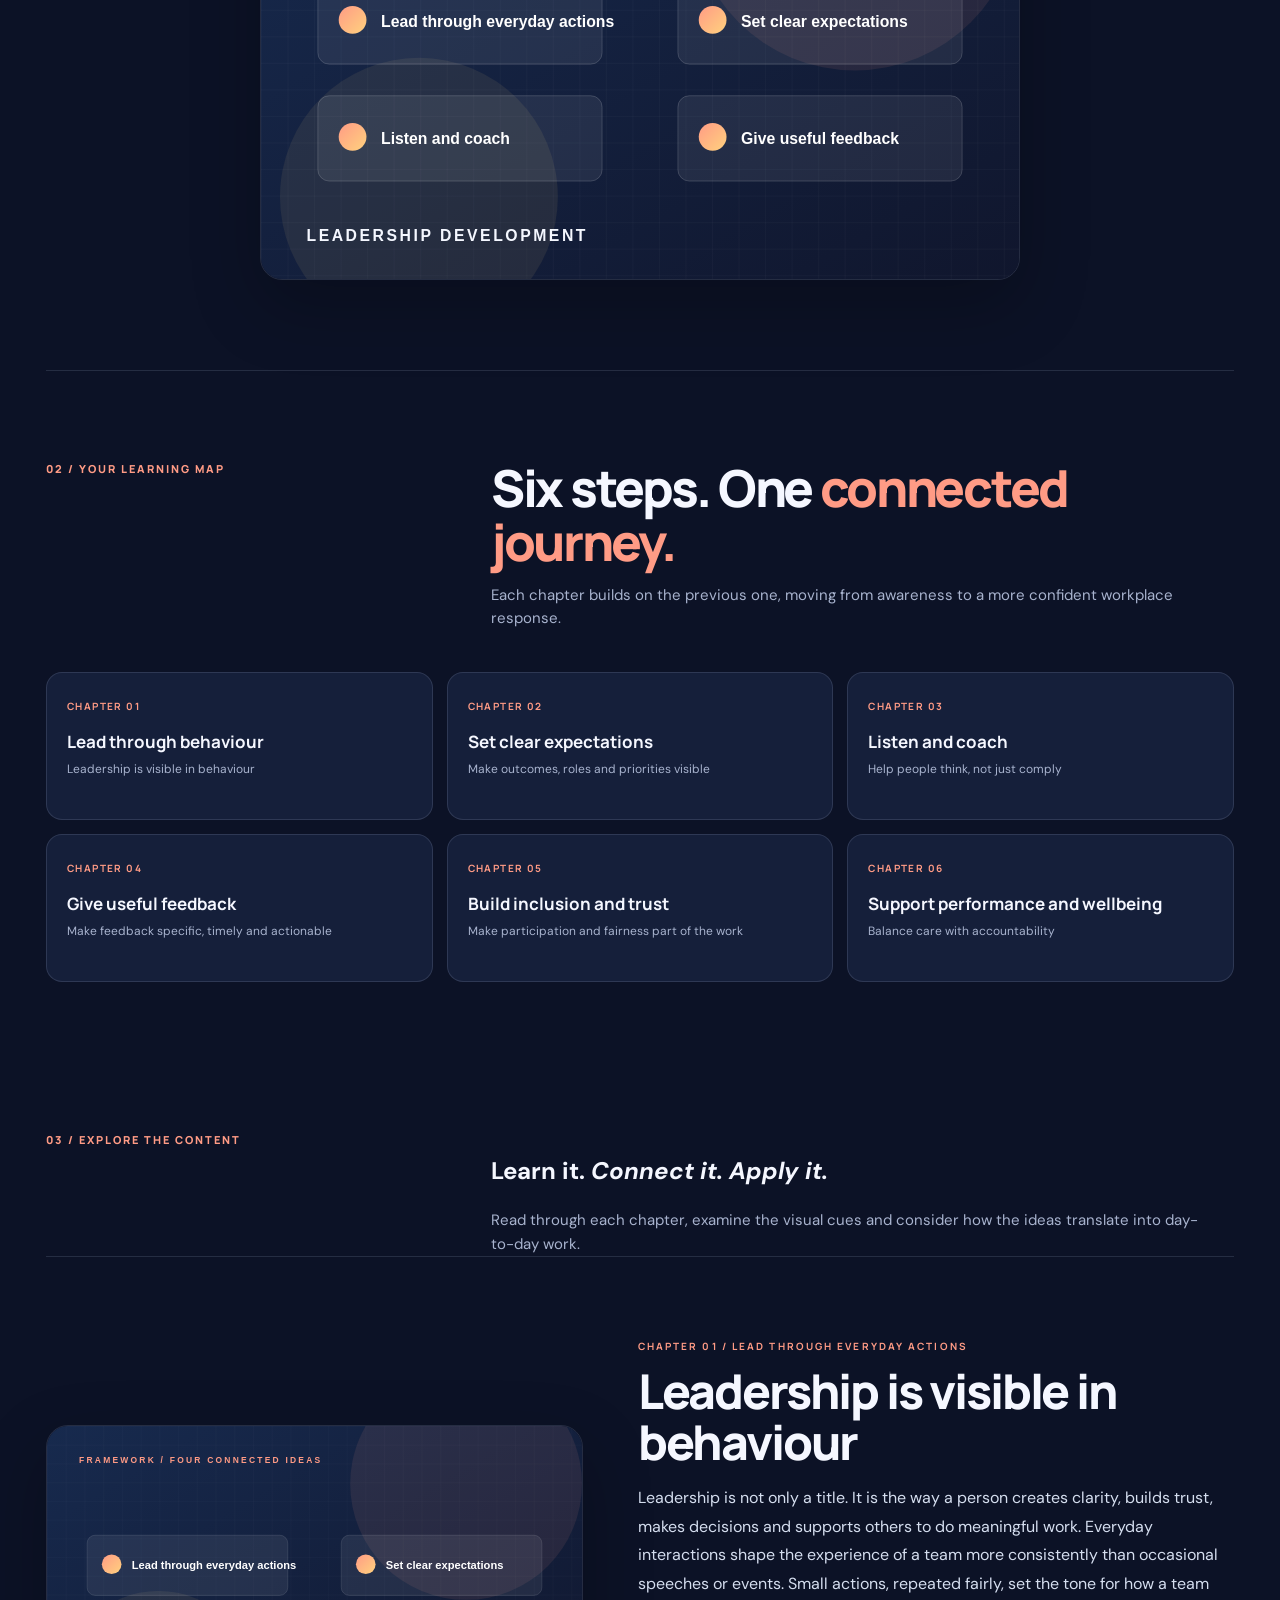
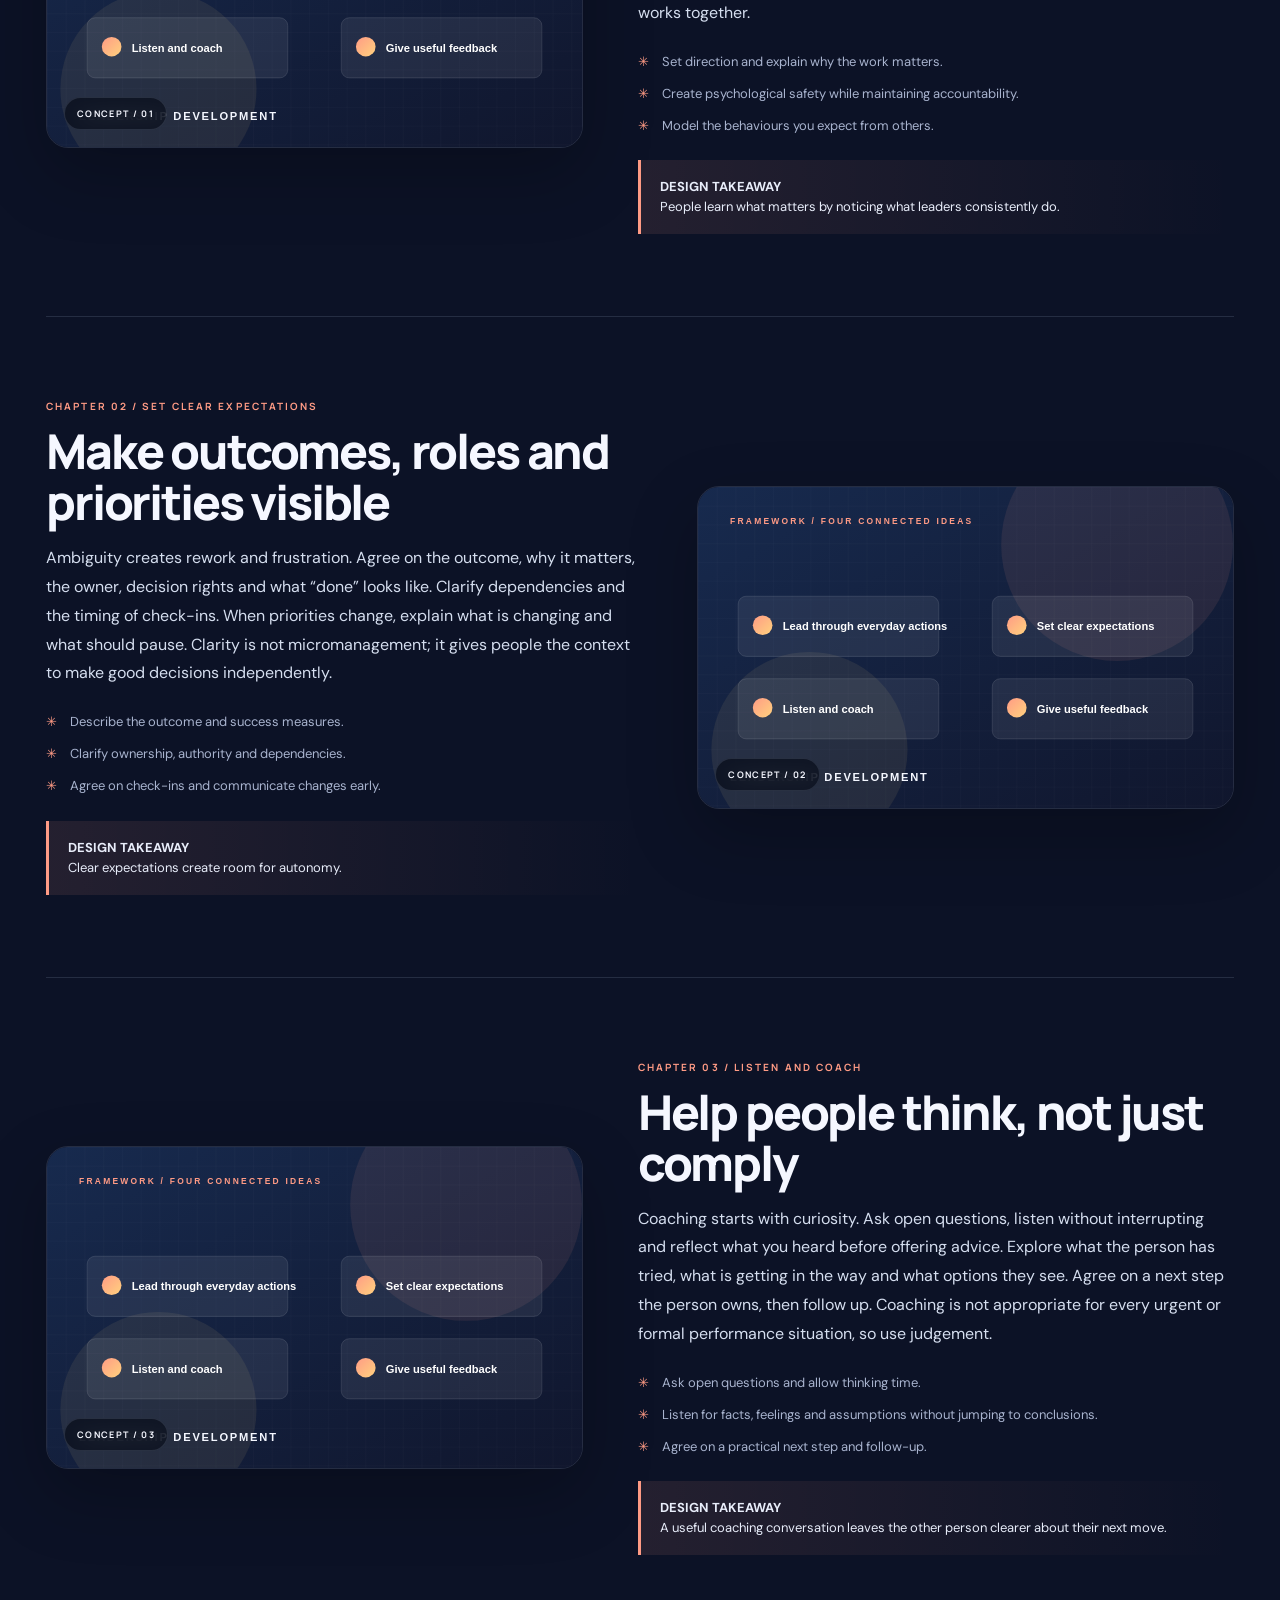
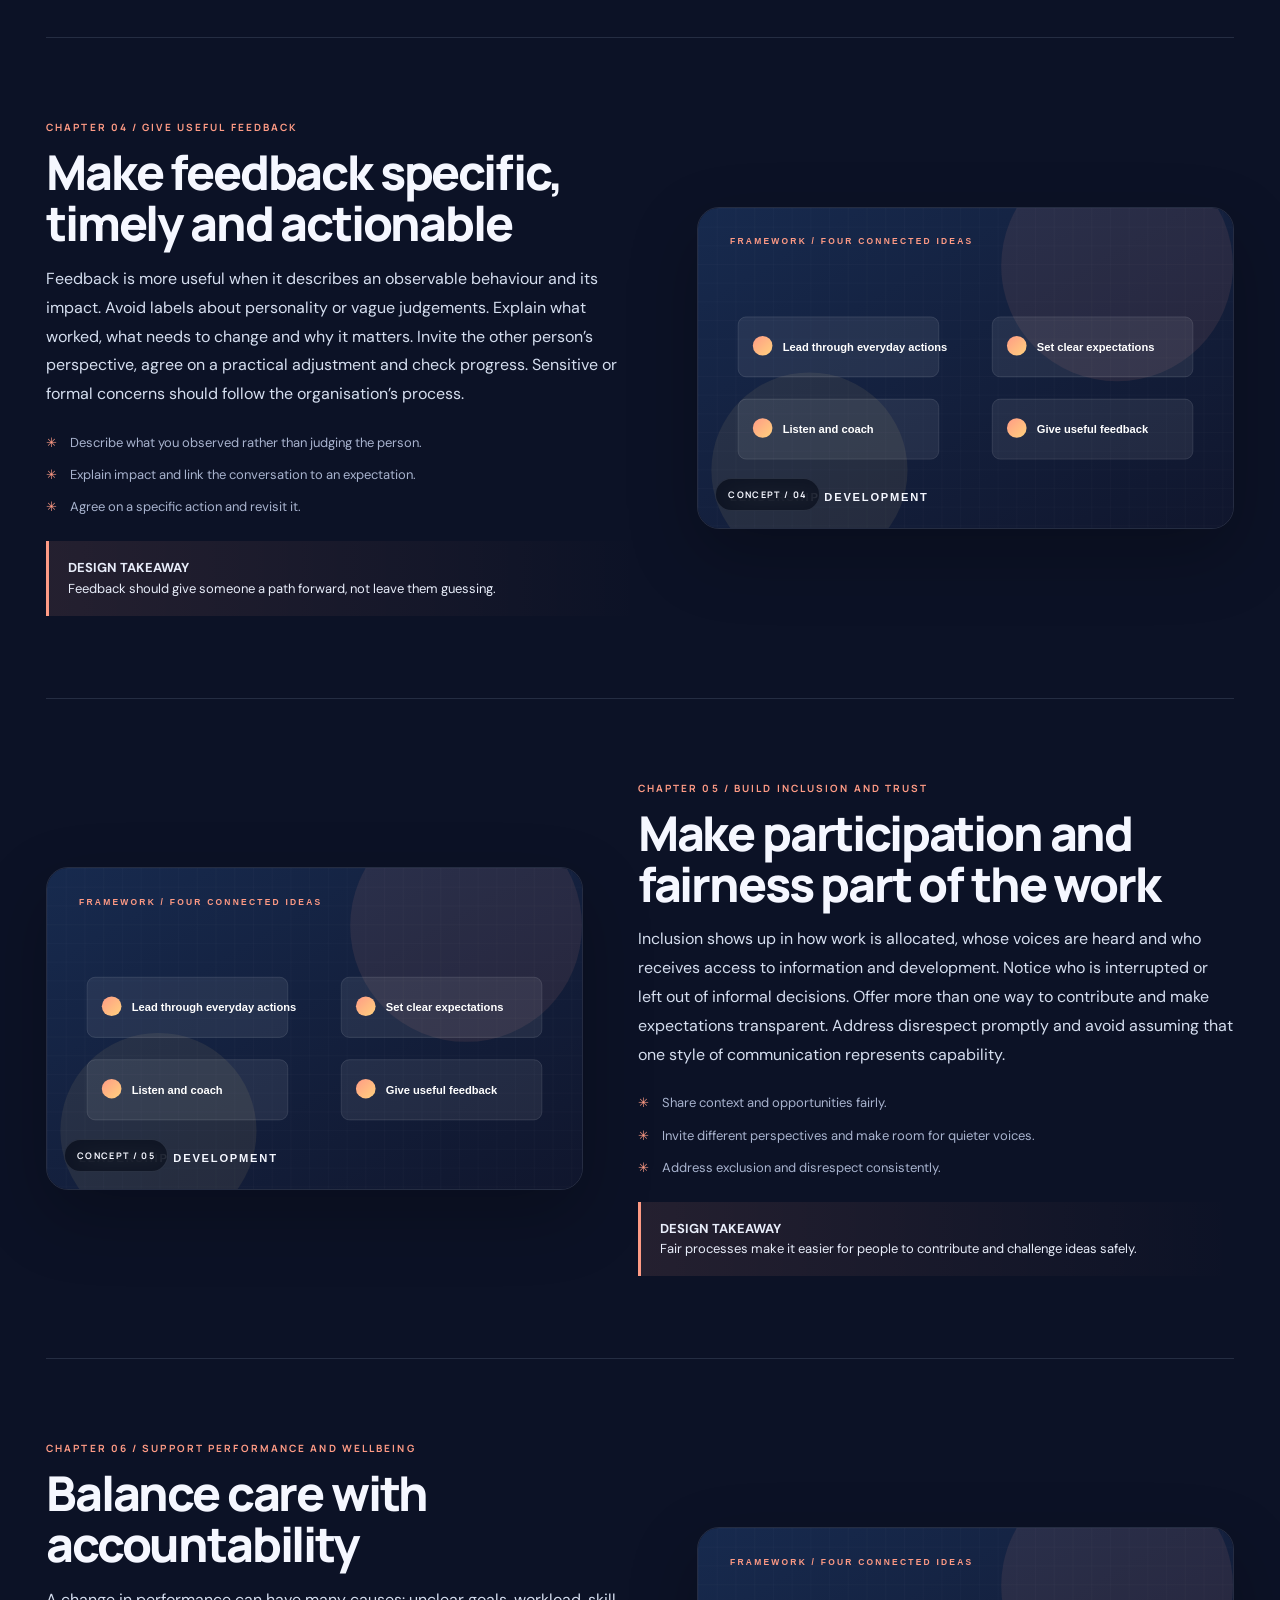
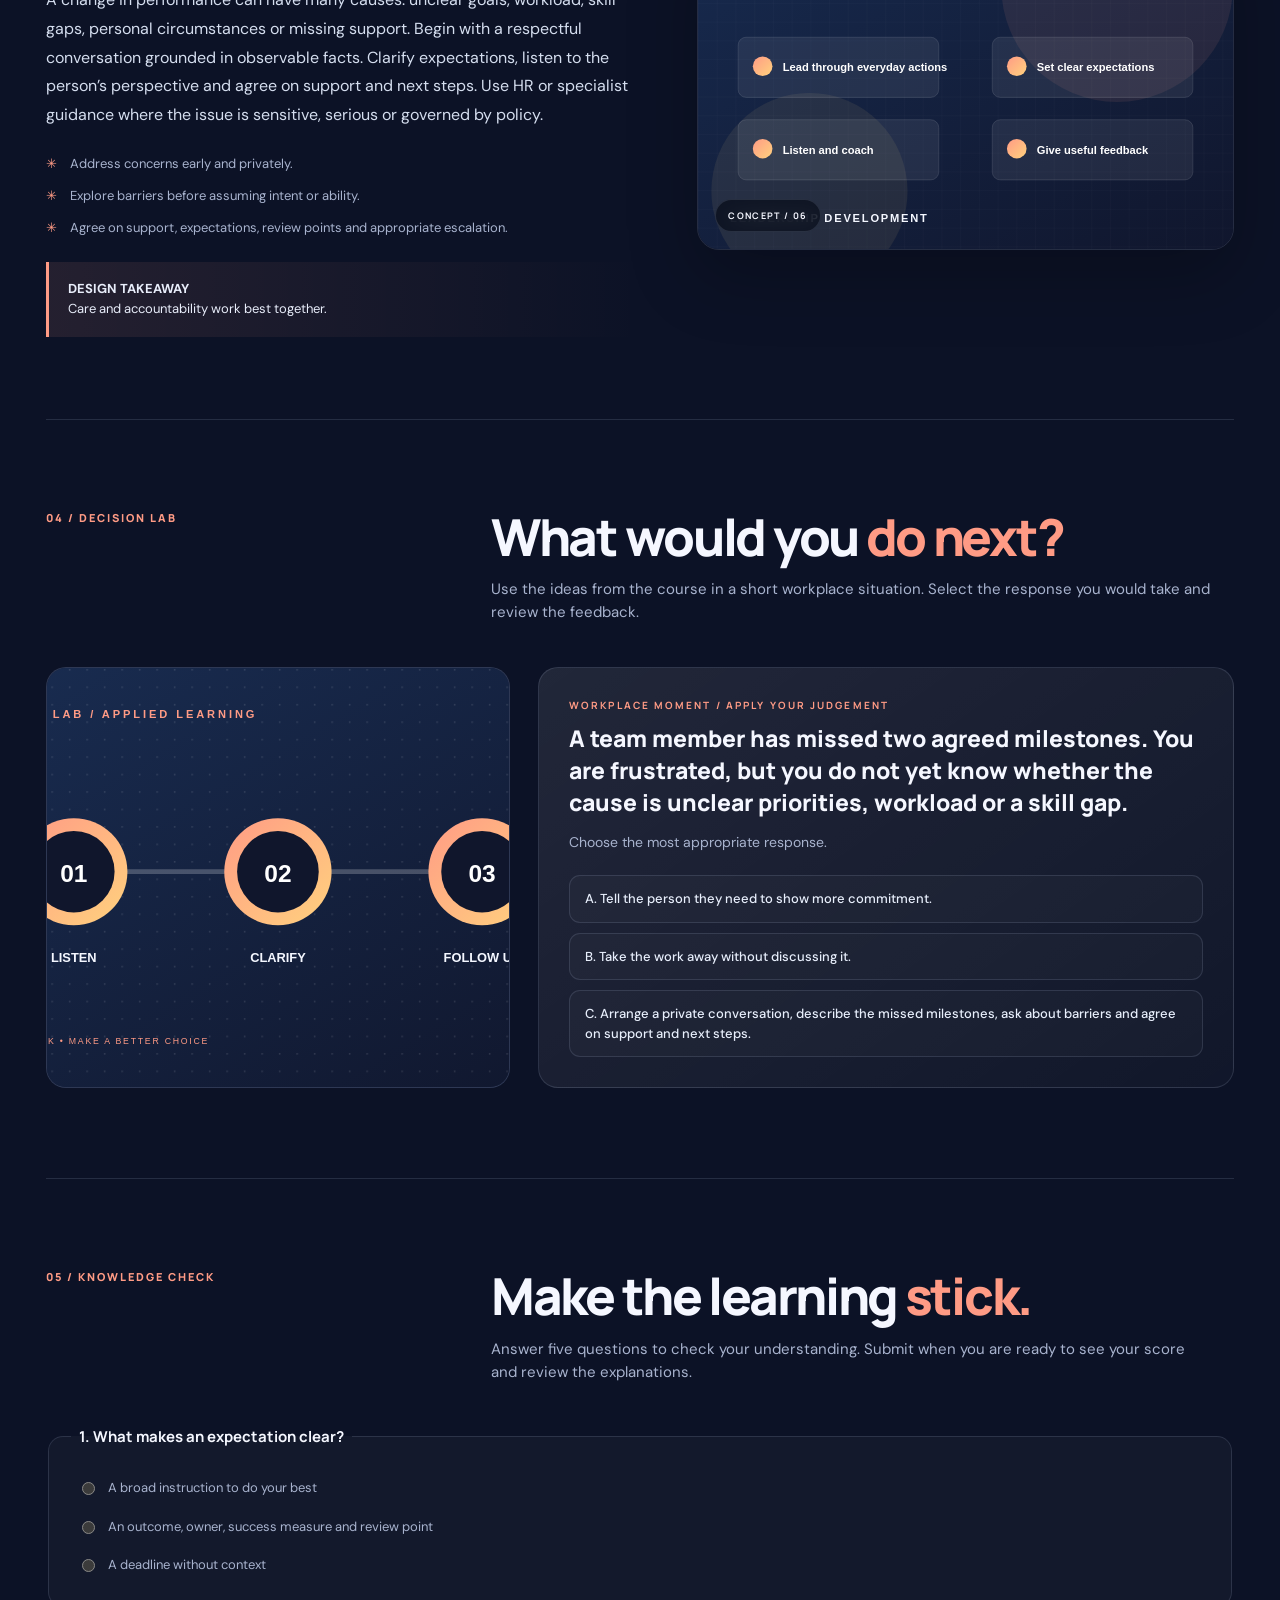
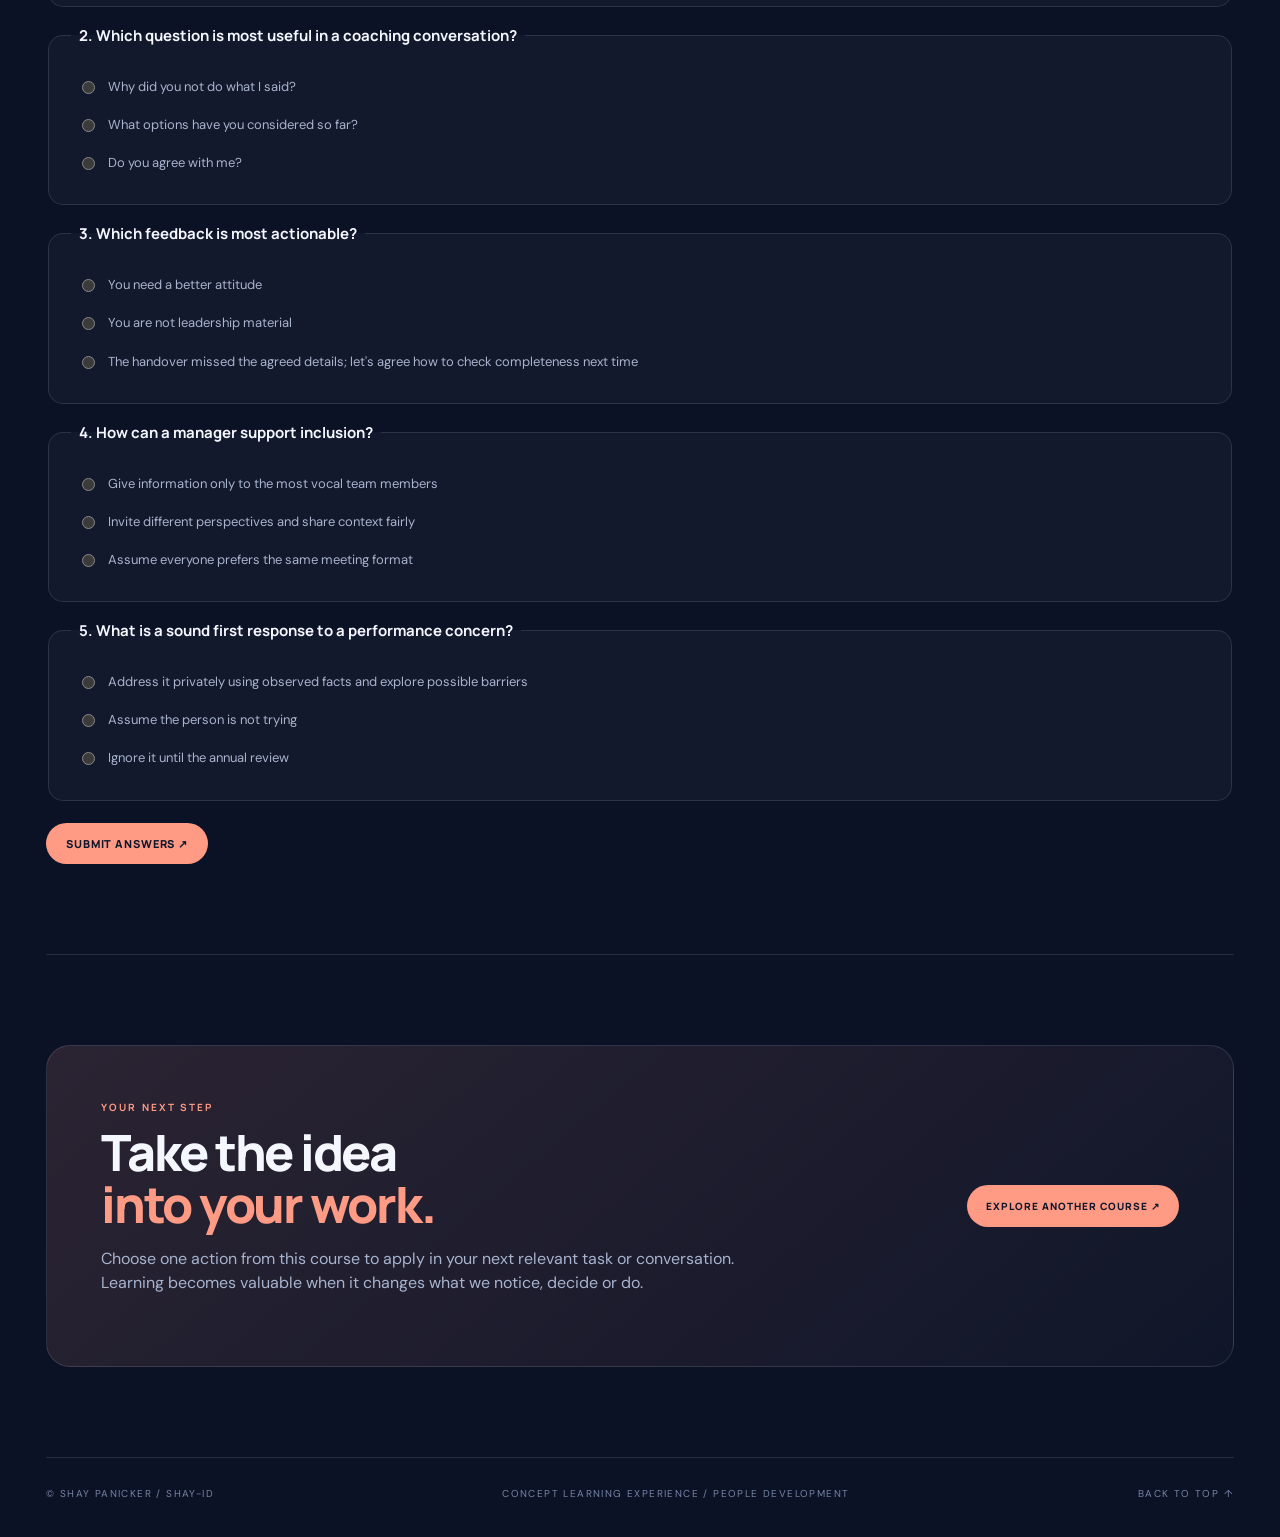
<file: courses/leadership/index.html>
<!doctype html><html lang="en"><head><meta charset="utf-8"><meta name="viewport" content="width=device-width,initial-scale=1"><meta name="description" content="A practical leadership journey that turns everyday manager conversations into opportunities for clarity, coaching and trust."><meta name="theme-color" content="#0c1226"><title>Leadership Development | Shay-ID Learning Studio</title><link rel="stylesheet" href="../../assets/css/studio.css"></head><body style="--a:#ff9b85;--b:#ffd27e"><div class="progressline"></div><main class="shell"><header class="topbar"><a class="brand" href="../../index.html"><span class="brand-mark">S</span><span>SHAY-ID / LEARNING EXPERIENCES</span></a><a class="toplink" href="../../index.html">↖ ALL COURSES</a></header><nav class="chapter-nav" aria-label="Course navigation"><a href="#objectives">OBJECTIVES</a><a href="#chapter-1">01 Lead through everyday actions</a><a href="#chapter-2">02 Set clear expectations</a><a href="#chapter-3">03 Listen and coach</a><a href="#chapter-4">04 Give useful feedback</a><a href="#chapter-5">05 Build inclusion and trust</a><a href="#chapter-6">06 Support performance and wellbeing</a><a href="#scenario">PRACTISE</a><a href="#knowledge-check">CHECK</a></nav><section class="hero"><div class="hero-copy"><div class="eyebrow">PEOPLE DEVELOPMENT / INTERACTIVE HTML COURSE</div><h1>Leadership Development</h1><p class="hero-lead">A practical leadership journey that turns everyday manager conversations into opportunities for clarity, coaching and trust.</p><div class="hero-meta"><span class="pill">◷ 22–28 min</span><span class="pill">APPLIED PRACTICE</span><span class="pill">06 CHAPTERS</span><span class="pill">05 QUESTION CHECK</span></div></div><div class="hero-art"><img src="../../assets/images/leadership-hero.svg" alt="Leadership Development custom course artwork"><div class="art-label"><span>VISUAL LEARNING EXPERIENCE</span><span>SHAY-ID / 05</span></div></div><div class="scroll-hint">SCROLL TO EXPLORE <span></span> ↓</div></section><section class="section reveal" id="objectives"><div class="section-head"><div class="section-index">01 / COURSE OBJECTIVES</div><div><h2>What you will be able to <em>do.</em></h2><p class="section-intro">By the end of this learning experience, you should be able to demonstrate these practical outcomes. Use them as a lens while you explore the chapters and make decisions.</p></div></div><div class="objective-grid"><article class="objective reveal"><b>OBJECTIVE 01</b><p>Set clear outcomes, role ownership, decision rights and review points.</p></article><article class="objective reveal"><b>OBJECTIVE 02</b><p>Use open questions, listening and summarising to support coaching conversations.</p></article><article class="objective reveal"><b>OBJECTIVE 03</b><p>Give feedback based on observable behaviour, impact and agreed next steps.</p></article><article class="objective reveal"><b>OBJECTIVE 04</b><p>Create fairer participation and access to information across teams.</p></article><article class="objective reveal"><b>OBJECTIVE 05</b><p>Address performance changes through early, respectful conversations and appropriate support.</p></article></div><div class="lesson-art" style="max-width:760px;margin:38px auto 0"><img src="../../assets/images/leadership-framework.svg" alt="Leadership Development framework overview"></div></section><section class="section reveal" id="learning-map"><div class="section-head"><div class="section-index">02 / YOUR LEARNING MAP</div><div><h2>Six steps. One <em>connected journey.</em></h2><p class="section-intro">Each chapter builds on the previous one, moving from awareness to a more confident workplace response.</p></div></div><div class="map-grid"><article class="map-card reveal"><span>CHAPTER 01</span><h3>Lead through behaviour</h3><p>Leadership is visible in behaviour</p></article><article class="map-card reveal"><span>CHAPTER 02</span><h3>Set clear expectations</h3><p>Make outcomes, roles and priorities visible</p></article><article class="map-card reveal"><span>CHAPTER 03</span><h3>Listen and coach</h3><p>Help people think, not just comply</p></article><article class="map-card reveal"><span>CHAPTER 04</span><h3>Give useful feedback</h3><p>Make feedback specific, timely and actionable</p></article><article class="map-card reveal"><span>CHAPTER 05</span><h3>Build inclusion and trust</h3><p>Make participation and fairness part of the work</p></article><article class="map-card reveal"><span>CHAPTER 06</span><h3>Support performance and wellbeing</h3><p>Balance care with accountability</p></article></div></section><div class="section-head" style="padding-top:60px;margin-bottom:0"><div class="section-index">03 / EXPLORE THE CONTENT</div><div><h2>Learn it. <em>Connect it. Apply it.</em></h2><p class="section-intro">Read through each chapter, examine the visual cues and consider how the ideas translate into day-to-day work.</p></div></div><section class="lesson reveal" id="chapter-1"><div class="lesson-copy"><div class="eyebrow">CHAPTER 01 / LEAD THROUGH EVERYDAY ACTIONS</div><h2>Leadership is visible in behaviour</h2><p class="lead">Leadership is not only a title. It is the way a person creates clarity, builds trust, makes decisions and supports others to do meaningful work. Everyday interactions shape the experience of a team more consistently than occasional speeches or events. Small actions, repeated fairly, set the tone for how a team works together.</p><ul><li>Set direction and explain why the work matters.</li><li>Create psychological safety while maintaining accountability.</li><li>Model the behaviours you expect from others.</li></ul><div class="insight"><b>DESIGN TAKEAWAY</b><br>People learn what matters by noticing what leaders consistently do.</div></div><div class="lesson-art"><img src="../../assets/images/leadership-framework.svg" alt="Leadership Development learning framework illustration"><div class="art-tag">CONCEPT / 01</div></div></section><section class="lesson reveal" id="chapter-2"><div class="lesson-copy"><div class="eyebrow">CHAPTER 02 / SET CLEAR EXPECTATIONS</div><h2>Make outcomes, roles and priorities visible</h2><p class="lead">Ambiguity creates rework and frustration. Agree on the outcome, why it matters, the owner, decision rights and what “done” looks like. Clarify dependencies and the timing of check-ins. When priorities change, explain what is changing and what should pause. Clarity is not micromanagement; it gives people the context to make good decisions independently.</p><ul><li>Describe the outcome and success measures.</li><li>Clarify ownership, authority and dependencies.</li><li>Agree on check-ins and communicate changes early.</li></ul><div class="insight"><b>DESIGN TAKEAWAY</b><br>Clear expectations create room for autonomy.</div></div><div class="lesson-art"><img src="../../assets/images/leadership-framework.svg" alt="Leadership Development learning framework illustration"><div class="art-tag">CONCEPT / 02</div></div></section><section class="lesson reveal" id="chapter-3"><div class="lesson-copy"><div class="eyebrow">CHAPTER 03 / LISTEN AND COACH</div><h2>Help people think, not just comply</h2><p class="lead">Coaching starts with curiosity. Ask open questions, listen without interrupting and reflect what you heard before offering advice. Explore what the person has tried, what is getting in the way and what options they see. Agree on a next step the person owns, then follow up. Coaching is not appropriate for every urgent or formal performance situation, so use judgement.</p><ul><li>Ask open questions and allow thinking time.</li><li>Listen for facts, feelings and assumptions without jumping to conclusions.</li><li>Agree on a practical next step and follow-up.</li></ul><div class="insight"><b>DESIGN TAKEAWAY</b><br>A useful coaching conversation leaves the other person clearer about their next move.</div></div><div class="lesson-art"><img src="../../assets/images/leadership-framework.svg" alt="Leadership Development learning framework illustration"><div class="art-tag">CONCEPT / 03</div></div></section><section class="lesson reveal" id="chapter-4"><div class="lesson-copy"><div class="eyebrow">CHAPTER 04 / GIVE USEFUL FEEDBACK</div><h2>Make feedback specific, timely and actionable</h2><p class="lead">Feedback is more useful when it describes an observable behaviour and its impact. Avoid labels about personality or vague judgements. Explain what worked, what needs to change and why it matters. Invite the other person’s perspective, agree on a practical adjustment and check progress. Sensitive or formal concerns should follow the organisation’s process.</p><ul><li>Describe what you observed rather than judging the person.</li><li>Explain impact and link the conversation to an expectation.</li><li>Agree on a specific action and revisit it.</li></ul><div class="insight"><b>DESIGN TAKEAWAY</b><br>Feedback should give someone a path forward, not leave them guessing.</div></div><div class="lesson-art"><img src="../../assets/images/leadership-framework.svg" alt="Leadership Development learning framework illustration"><div class="art-tag">CONCEPT / 04</div></div></section><section class="lesson reveal" id="chapter-5"><div class="lesson-copy"><div class="eyebrow">CHAPTER 05 / BUILD INCLUSION AND TRUST</div><h2>Make participation and fairness part of the work</h2><p class="lead">Inclusion shows up in how work is allocated, whose voices are heard and who receives access to information and development. Notice who is interrupted or left out of informal decisions. Offer more than one way to contribute and make expectations transparent. Address disrespect promptly and avoid assuming that one style of communication represents capability.</p><ul><li>Share context and opportunities fairly.</li><li>Invite different perspectives and make room for quieter voices.</li><li>Address exclusion and disrespect consistently.</li></ul><div class="insight"><b>DESIGN TAKEAWAY</b><br>Fair processes make it easier for people to contribute and challenge ideas safely.</div></div><div class="lesson-art"><img src="../../assets/images/leadership-framework.svg" alt="Leadership Development learning framework illustration"><div class="art-tag">CONCEPT / 05</div></div></section><section class="lesson reveal" id="chapter-6"><div class="lesson-copy"><div class="eyebrow">CHAPTER 06 / SUPPORT PERFORMANCE AND WELLBEING</div><h2>Balance care with accountability</h2><p class="lead">A change in performance can have many causes: unclear goals, workload, skill gaps, personal circumstances or missing support. Begin with a respectful conversation grounded in observable facts. Clarify expectations, listen to the person’s perspective and agree on support and next steps. Use HR or specialist guidance where the issue is sensitive, serious or governed by policy.</p><ul><li>Address concerns early and privately.</li><li>Explore barriers before assuming intent or ability.</li><li>Agree on support, expectations, review points and appropriate escalation.</li></ul><div class="insight"><b>DESIGN TAKEAWAY</b><br>Care and accountability work best together.</div></div><div class="lesson-art"><img src="../../assets/images/leadership-framework.svg" alt="Leadership Development learning framework illustration"><div class="art-tag">CONCEPT / 06</div></div></section><section class="section reveal" id="scenario"><div class="section-head"><div class="section-index">04 / DECISION LAB</div><div><h2>What would you <em>do next?</em></h2><p class="section-intro">Use the ideas from the course in a short workplace situation. Select the response you would take and review the feedback.</p></div></div><div class="scenario-wrap"><div class="scenario-art"><img src="../../assets/images/leadership-practice.svg" alt="Leadership Development workplace decision scenario visual"></div><div class="scenario-card" data-scenario data-correct="2" data-feedback="A respectful fact-based conversation helps identify the cause while keeping expectations and accountability clear." data-retry="Review the risk, the process and the likely impact before choosing."><div class="eyebrow">WORKPLACE MOMENT / APPLY YOUR JUDGEMENT</div><h3>A team member has missed two agreed milestones. You are frustrated, but you do not yet know whether the cause is unclear priorities, workload or a skill gap.</h3><p>Choose the most appropriate response.</p><div class="choices"><button class="choice" type="button" data-index="0">A. Tell the person they need to show more commitment.</button><button class="choice" type="button" data-index="1">B. Take the work away without discussing it.</button><button class="choice" type="button" data-index="2">C. Arrange a private conversation, describe the missed milestones, ask about barriers and agree on support and next steps.</button></div><div class="feedback" aria-live="polite"></div></div></div></section><section class="section reveal" id="knowledge-check"><div class="section-head"><div class="section-index">05 / KNOWLEDGE CHECK</div><div><h2>Make the learning <em>stick.</em></h2><p class="section-intro">Answer five questions to check your understanding. Submit when you are ready to see your score and review the explanations.</p></div></div><form id="knowledge-check"><div class="quiz-list"><fieldset class="question" data-answer="1" data-why="Clarity includes what success looks like, who owns it and when progress will be reviewed."><legend>1. What makes an expectation clear?</legend><label><input type="radio" name="q0" value="0"><span>A broad instruction to do your best</span></label><label><input type="radio" name="q0" value="1"><span>An outcome, owner, success measure and review point</span></label><label><input type="radio" name="q0" value="2"><span>A deadline without context</span></label><p class="q-feedback" hidden></p></fieldset><fieldset class="question" data-answer="1" data-why="Open questions invite the other person to think through options and ownership."><legend>2. Which question is most useful in a coaching conversation?</legend><label><input type="radio" name="q1" value="0"><span>Why did you not do what I said?</span></label><label><input type="radio" name="q1" value="1"><span>What options have you considered so far?</span></label><label><input type="radio" name="q1" value="2"><span>Do you agree with me?</span></label><p class="q-feedback" hidden></p></fieldset><fieldset class="question" data-answer="2" data-why="Specific behaviour, impact and a practical next step make feedback usable."><legend>3. Which feedback is most actionable?</legend><label><input type="radio" name="q2" value="0"><span>You need a better attitude</span></label><label><input type="radio" name="q2" value="1"><span>You are not leadership material</span></label><label><input type="radio" name="q2" value="2"><span>The handover missed the agreed details; let's agree how to check completeness next time</span></label><p class="q-feedback" hidden></p></fieldset><fieldset class="question" data-answer="1" data-why="Fair access to information and participation supports trust and contribution."><legend>4. How can a manager support inclusion?</legend><label><input type="radio" name="q3" value="0"><span>Give information only to the most vocal team members</span></label><label><input type="radio" name="q3" value="1"><span>Invite different perspectives and share context fairly</span></label><label><input type="radio" name="q3" value="2"><span>Assume everyone prefers the same meeting format</span></label><p class="q-feedback" hidden></p></fieldset><fieldset class="question" data-answer="0" data-why="Early, respectful conversations clarify the issue and identify support and next steps."><legend>5. What is a sound first response to a performance concern?</legend><label><input type="radio" name="q4" value="0"><span>Address it privately using observed facts and explore possible barriers</span></label><label><input type="radio" name="q4" value="1"><span>Assume the person is not trying</span></label><label><input type="radio" name="q4" value="2"><span>Ignore it until the annual review</span></label><p class="q-feedback" hidden></p></fieldset></div><div class="quiz-actions"><button class="btn" type="submit">Submit answers ↗</button><span class="quiz-result" aria-live="polite"></span></div></form></section><section class="section reveal"><div class="closing"><div><div class="eyebrow">YOUR NEXT STEP</div><h2>Take the idea<br><em>into your work.</em></h2><p>Choose one action from this course to apply in your next relevant task or conversation. Learning becomes valuable when it changes what we notice, decide or do.</p></div><a href="../../index.html">EXPLORE ANOTHER COURSE ↗</a></div></section><footer class="footer"><span>© SHAY PANICKER / SHAY-ID</span><span>CONCEPT LEARNING EXPERIENCE / PEOPLE DEVELOPMENT</span><a href="#objectives">BACK TO TOP ↑</a></footer></main><a class="back-top" href="#objectives" aria-label="Back to top">↑</a><script src="../../assets/js/course.js"></script></body></html>
</file>
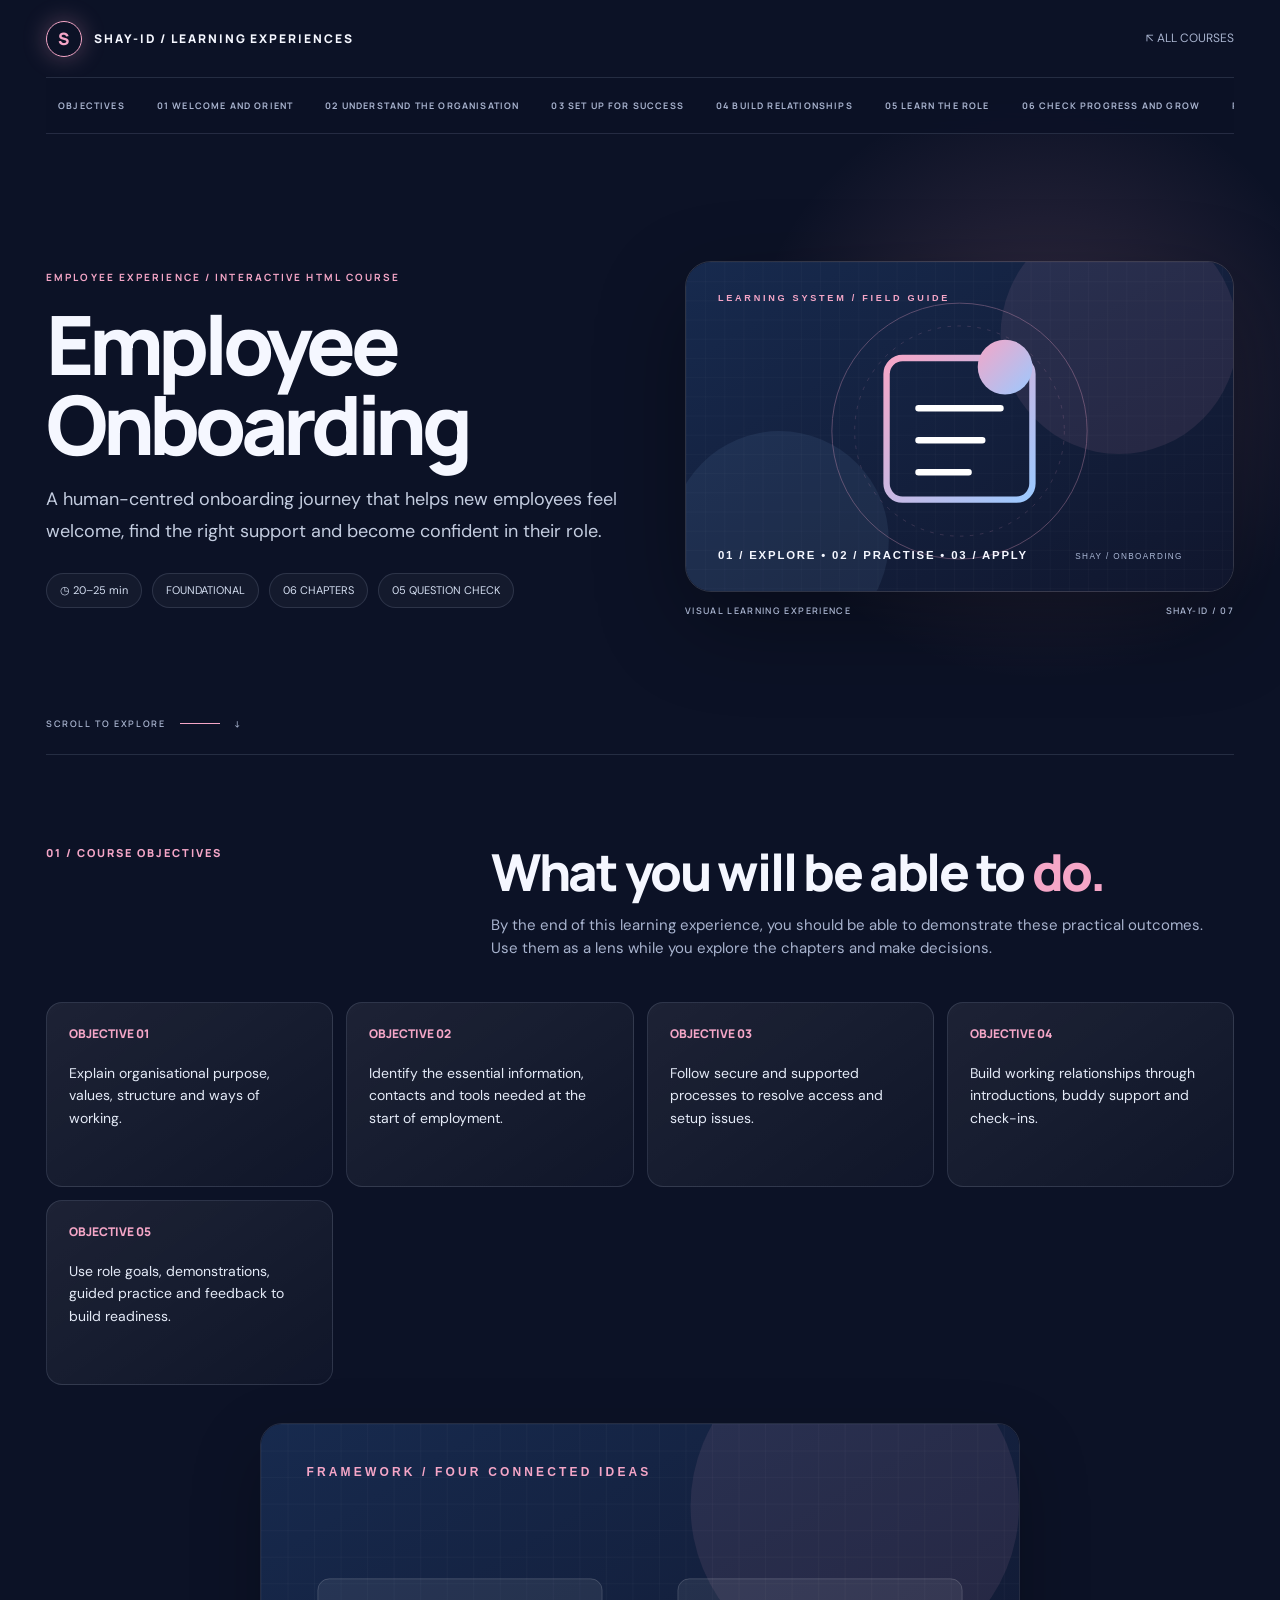
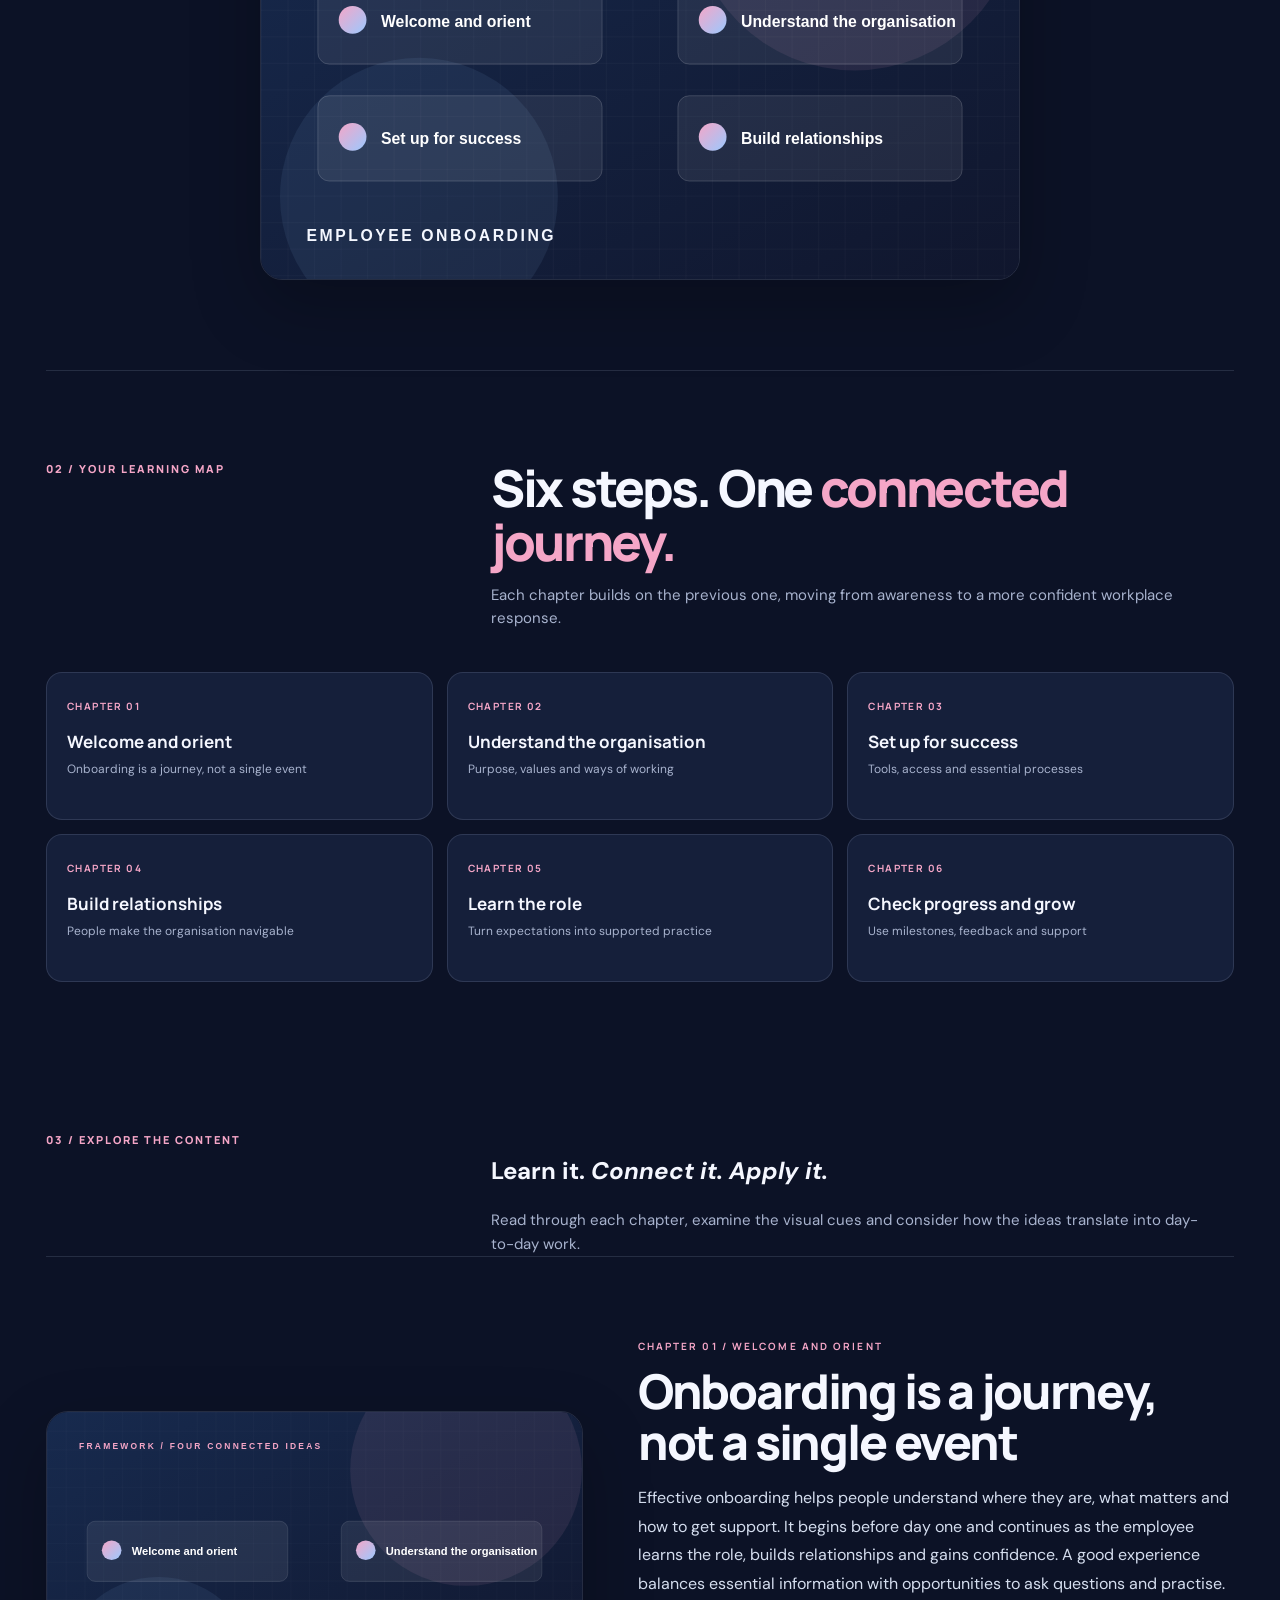
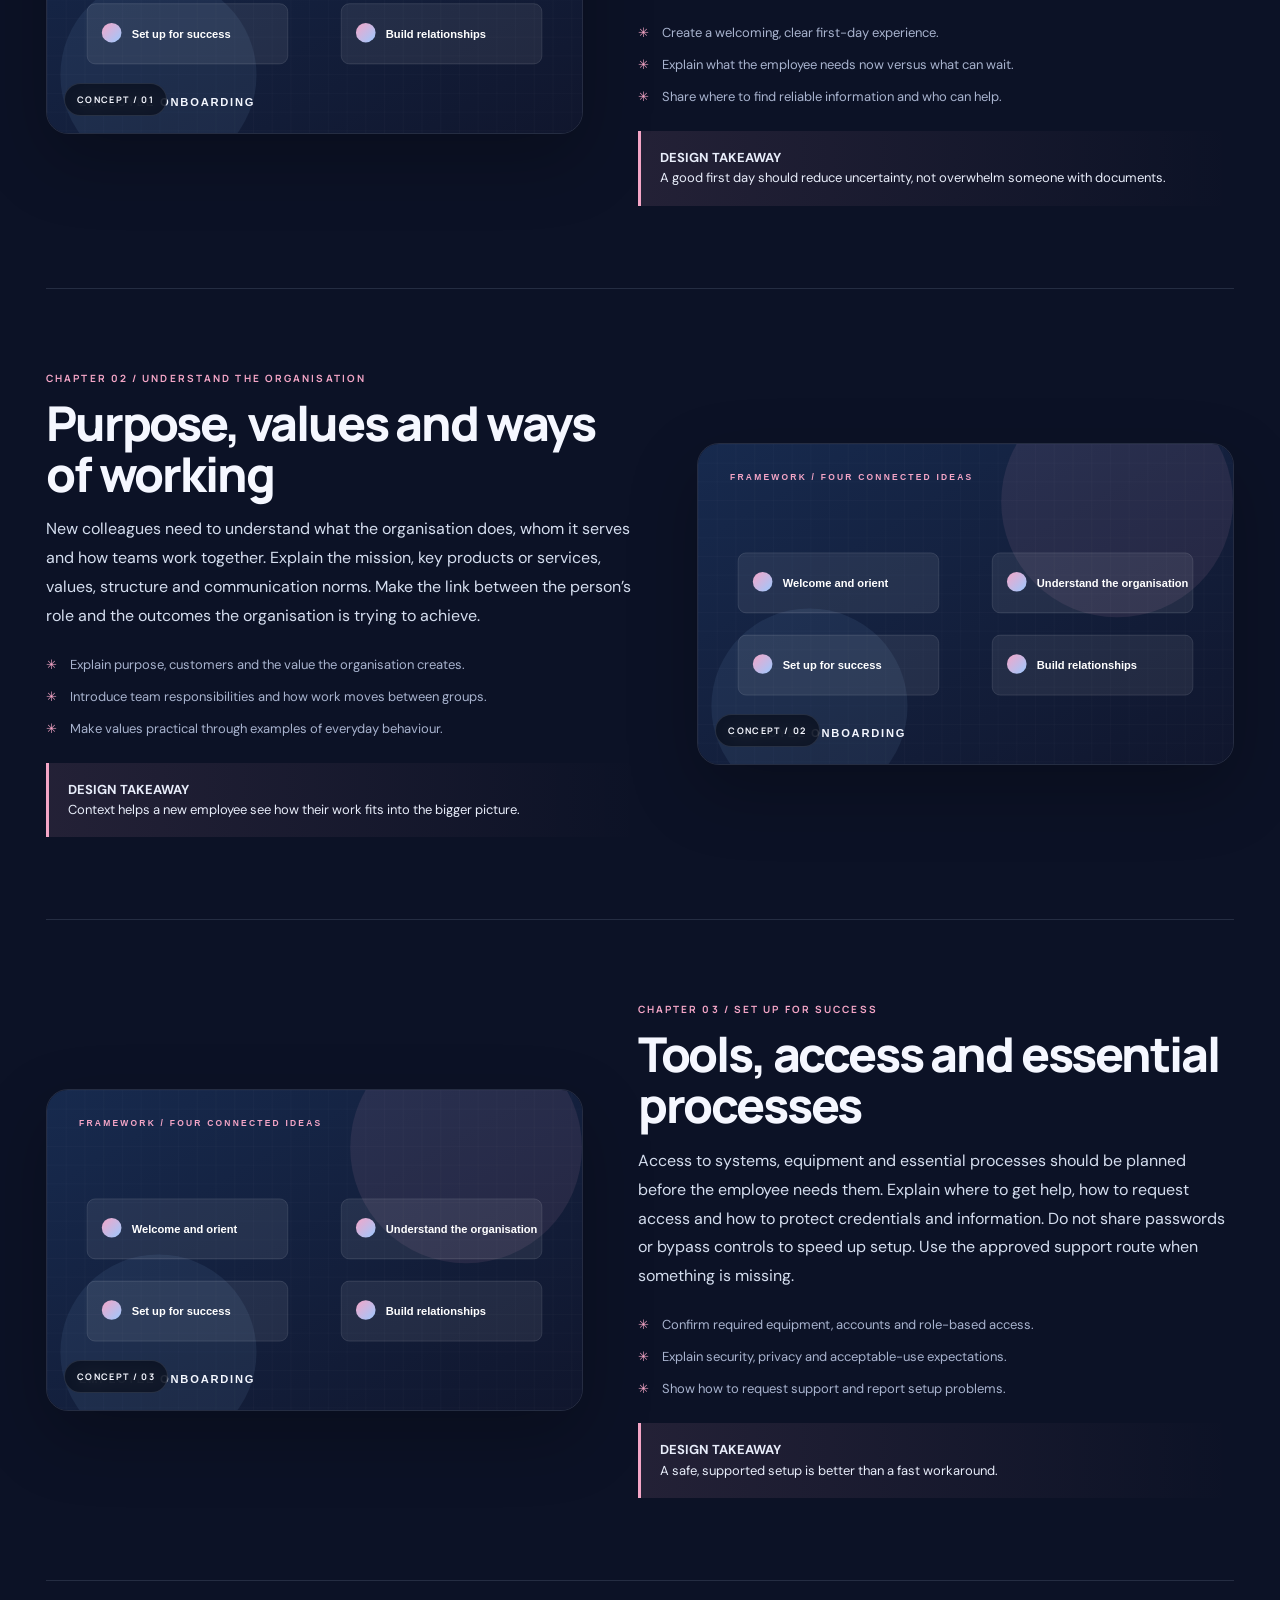
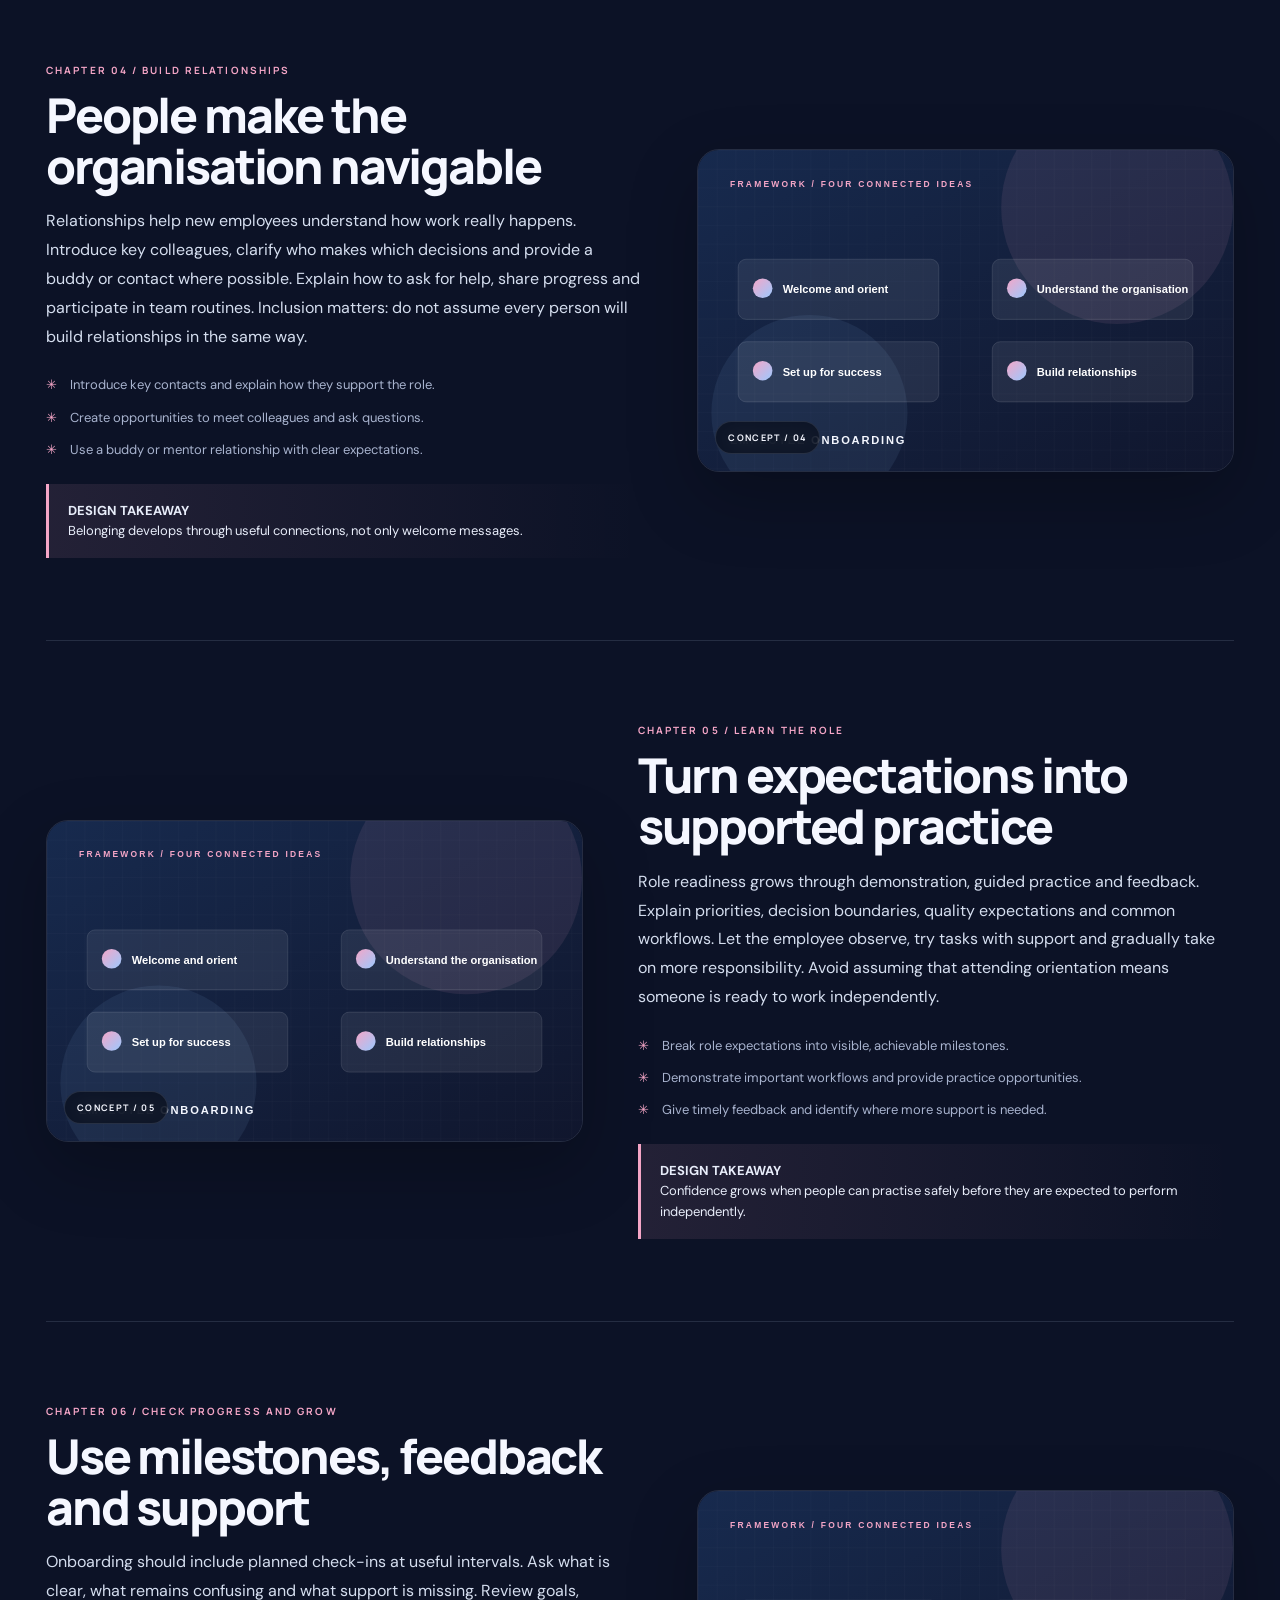
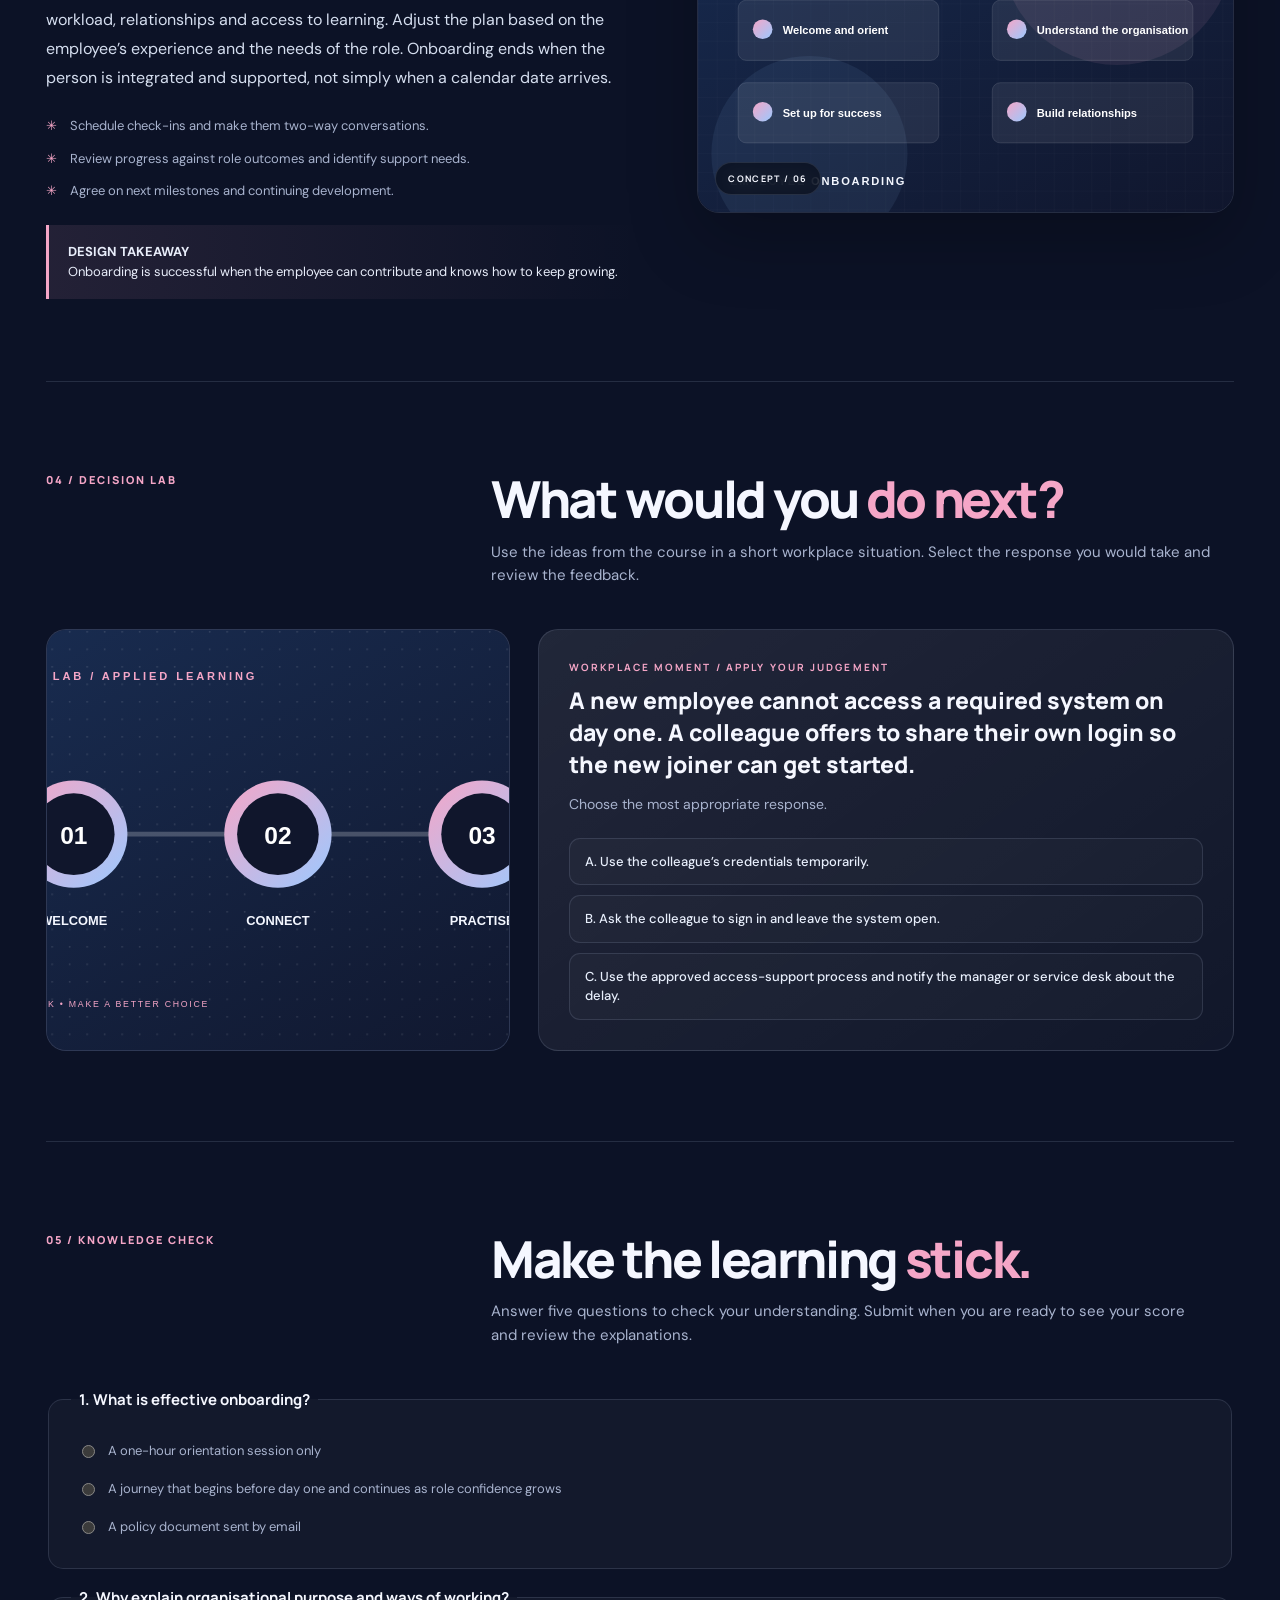
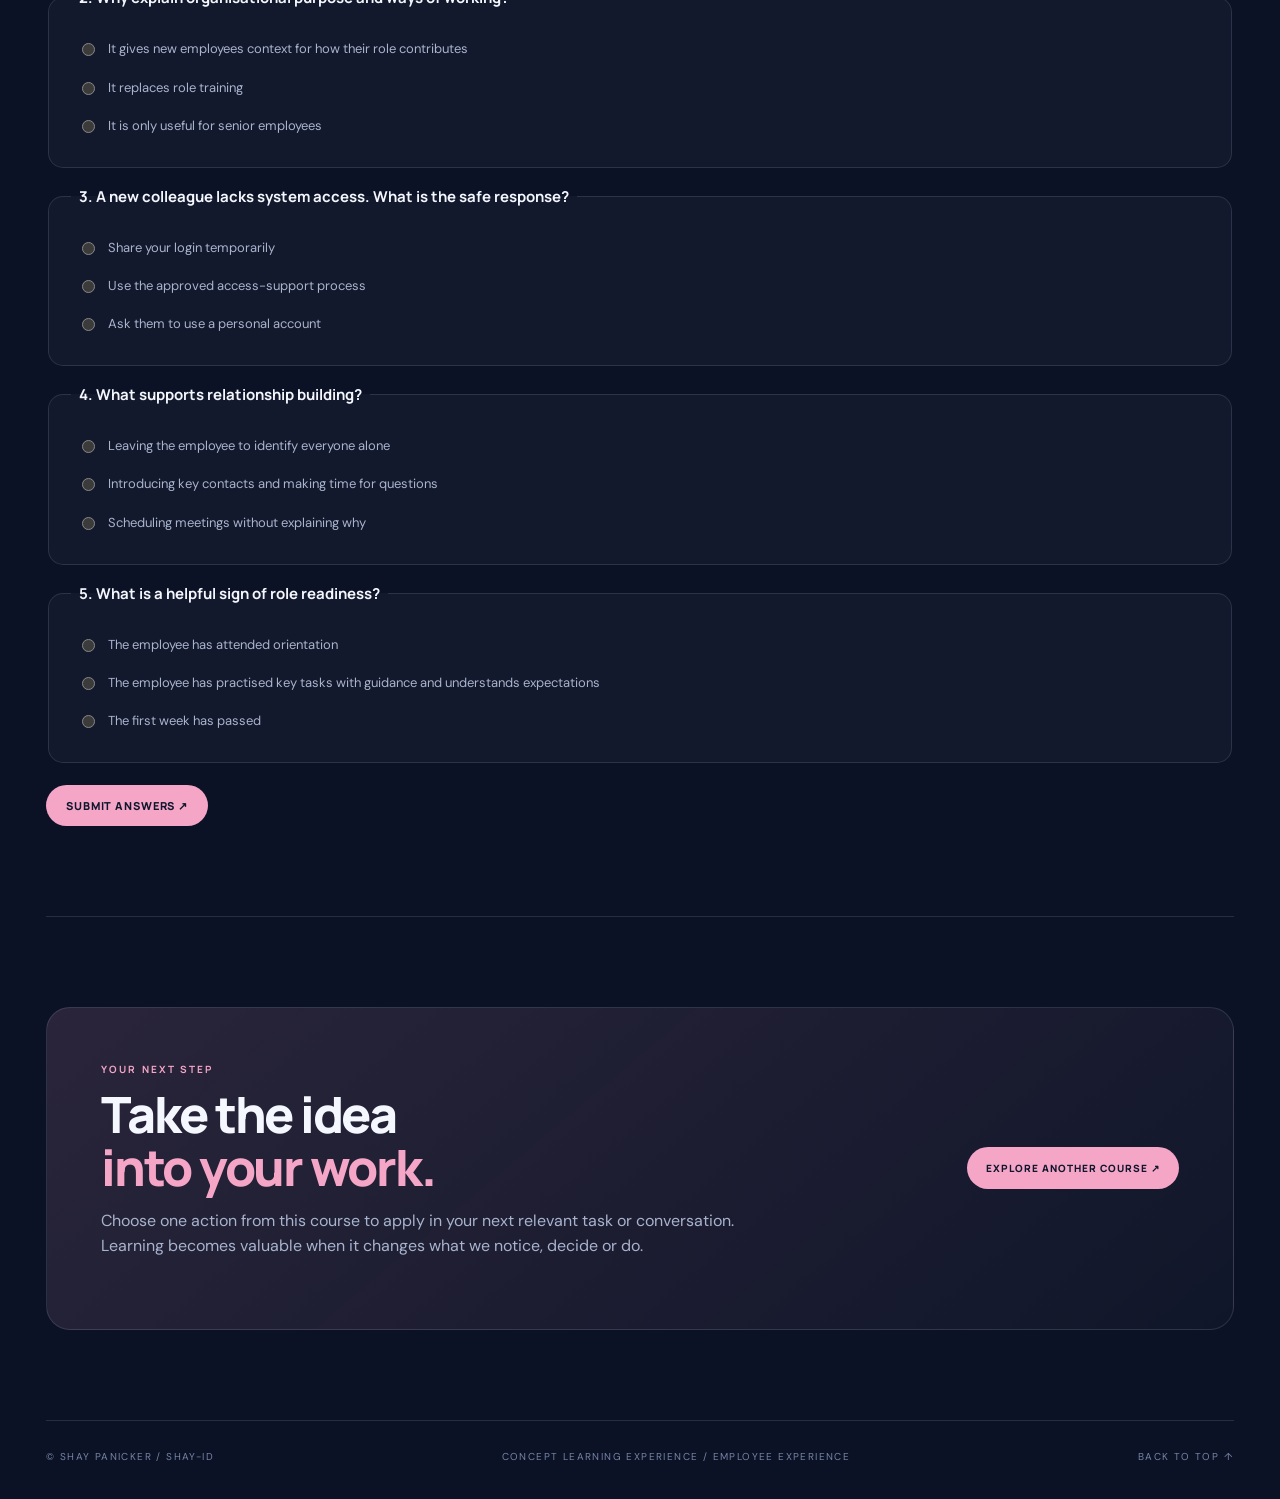
<file: courses/onboarding/index.html>
<!doctype html><html lang="en"><head><meta charset="utf-8"><meta name="viewport" content="width=device-width,initial-scale=1"><meta name="description" content="A human-centred onboarding journey that helps new employees feel welcome, find the right support and become confident in their role."><meta name="theme-color" content="#0c1226"><title>Employee Onboarding | Shay-ID Learning Studio</title><link rel="stylesheet" href="../../assets/css/studio.css"></head><body style="--a:#f5a6c7;--b:#9bc9ff"><div class="progressline"></div><main class="shell"><header class="topbar"><a class="brand" href="../../index.html"><span class="brand-mark">S</span><span>SHAY-ID / LEARNING EXPERIENCES</span></a><a class="toplink" href="../../index.html">↖ ALL COURSES</a></header><nav class="chapter-nav" aria-label="Course navigation"><a href="#objectives">OBJECTIVES</a><a href="#chapter-1">01 Welcome and orient</a><a href="#chapter-2">02 Understand the organisation</a><a href="#chapter-3">03 Set up for success</a><a href="#chapter-4">04 Build relationships</a><a href="#chapter-5">05 Learn the role</a><a href="#chapter-6">06 Check progress and grow</a><a href="#scenario">PRACTISE</a><a href="#knowledge-check">CHECK</a></nav><section class="hero"><div class="hero-copy"><div class="eyebrow">EMPLOYEE EXPERIENCE / INTERACTIVE HTML COURSE</div><h1>Employee Onboarding</h1><p class="hero-lead">A human-centred onboarding journey that helps new employees feel welcome, find the right support and become confident in their role.</p><div class="hero-meta"><span class="pill">◷ 20–25 min</span><span class="pill">FOUNDATIONAL</span><span class="pill">06 CHAPTERS</span><span class="pill">05 QUESTION CHECK</span></div></div><div class="hero-art"><img src="../../assets/images/onboarding-hero.svg" alt="Employee Onboarding custom course artwork"><div class="art-label"><span>VISUAL LEARNING EXPERIENCE</span><span>SHAY-ID / 07</span></div></div><div class="scroll-hint">SCROLL TO EXPLORE <span></span> ↓</div></section><section class="section reveal" id="objectives"><div class="section-head"><div class="section-index">01 / COURSE OBJECTIVES</div><div><h2>What you will be able to <em>do.</em></h2><p class="section-intro">By the end of this learning experience, you should be able to demonstrate these practical outcomes. Use them as a lens while you explore the chapters and make decisions.</p></div></div><div class="objective-grid"><article class="objective reveal"><b>OBJECTIVE 01</b><p>Explain organisational purpose, values, structure and ways of working.</p></article><article class="objective reveal"><b>OBJECTIVE 02</b><p>Identify the essential information, contacts and tools needed at the start of employment.</p></article><article class="objective reveal"><b>OBJECTIVE 03</b><p>Follow secure and supported processes to resolve access and setup issues.</p></article><article class="objective reveal"><b>OBJECTIVE 04</b><p>Build working relationships through introductions, buddy support and check-ins.</p></article><article class="objective reveal"><b>OBJECTIVE 05</b><p>Use role goals, demonstrations, guided practice and feedback to build readiness.</p></article></div><div class="lesson-art" style="max-width:760px;margin:38px auto 0"><img src="../../assets/images/onboarding-framework.svg" alt="Employee Onboarding framework overview"></div></section><section class="section reveal" id="learning-map"><div class="section-head"><div class="section-index">02 / YOUR LEARNING MAP</div><div><h2>Six steps. One <em>connected journey.</em></h2><p class="section-intro">Each chapter builds on the previous one, moving from awareness to a more confident workplace response.</p></div></div><div class="map-grid"><article class="map-card reveal"><span>CHAPTER 01</span><h3>Welcome and orient</h3><p>Onboarding is a journey, not a single event</p></article><article class="map-card reveal"><span>CHAPTER 02</span><h3>Understand the organisation</h3><p>Purpose, values and ways of working</p></article><article class="map-card reveal"><span>CHAPTER 03</span><h3>Set up for success</h3><p>Tools, access and essential processes</p></article><article class="map-card reveal"><span>CHAPTER 04</span><h3>Build relationships</h3><p>People make the organisation navigable</p></article><article class="map-card reveal"><span>CHAPTER 05</span><h3>Learn the role</h3><p>Turn expectations into supported practice</p></article><article class="map-card reveal"><span>CHAPTER 06</span><h3>Check progress and grow</h3><p>Use milestones, feedback and support</p></article></div></section><div class="section-head" style="padding-top:60px;margin-bottom:0"><div class="section-index">03 / EXPLORE THE CONTENT</div><div><h2>Learn it. <em>Connect it. Apply it.</em></h2><p class="section-intro">Read through each chapter, examine the visual cues and consider how the ideas translate into day-to-day work.</p></div></div><section class="lesson reveal" id="chapter-1"><div class="lesson-copy"><div class="eyebrow">CHAPTER 01 / WELCOME AND ORIENT</div><h2>Onboarding is a journey, not a single event</h2><p class="lead">Effective onboarding helps people understand where they are, what matters and how to get support. It begins before day one and continues as the employee learns the role, builds relationships and gains confidence. A good experience balances essential information with opportunities to ask questions and practise.</p><ul><li>Create a welcoming, clear first-day experience.</li><li>Explain what the employee needs now versus what can wait.</li><li>Share where to find reliable information and who can help.</li></ul><div class="insight"><b>DESIGN TAKEAWAY</b><br>A good first day should reduce uncertainty, not overwhelm someone with documents.</div></div><div class="lesson-art"><img src="../../assets/images/onboarding-framework.svg" alt="Employee Onboarding learning framework illustration"><div class="art-tag">CONCEPT / 01</div></div></section><section class="lesson reveal" id="chapter-2"><div class="lesson-copy"><div class="eyebrow">CHAPTER 02 / UNDERSTAND THE ORGANISATION</div><h2>Purpose, values and ways of working</h2><p class="lead">New colleagues need to understand what the organisation does, whom it serves and how teams work together. Explain the mission, key products or services, values, structure and communication norms. Make the link between the person’s role and the outcomes the organisation is trying to achieve.</p><ul><li>Explain purpose, customers and the value the organisation creates.</li><li>Introduce team responsibilities and how work moves between groups.</li><li>Make values practical through examples of everyday behaviour.</li></ul><div class="insight"><b>DESIGN TAKEAWAY</b><br>Context helps a new employee see how their work fits into the bigger picture.</div></div><div class="lesson-art"><img src="../../assets/images/onboarding-framework.svg" alt="Employee Onboarding learning framework illustration"><div class="art-tag">CONCEPT / 02</div></div></section><section class="lesson reveal" id="chapter-3"><div class="lesson-copy"><div class="eyebrow">CHAPTER 03 / SET UP FOR SUCCESS</div><h2>Tools, access and essential processes</h2><p class="lead">Access to systems, equipment and essential processes should be planned before the employee needs them. Explain where to get help, how to request access and how to protect credentials and information. Do not share passwords or bypass controls to speed up setup. Use the approved support route when something is missing.</p><ul><li>Confirm required equipment, accounts and role-based access.</li><li>Explain security, privacy and acceptable-use expectations.</li><li>Show how to request support and report setup problems.</li></ul><div class="insight"><b>DESIGN TAKEAWAY</b><br>A safe, supported setup is better than a fast workaround.</div></div><div class="lesson-art"><img src="../../assets/images/onboarding-framework.svg" alt="Employee Onboarding learning framework illustration"><div class="art-tag">CONCEPT / 03</div></div></section><section class="lesson reveal" id="chapter-4"><div class="lesson-copy"><div class="eyebrow">CHAPTER 04 / BUILD RELATIONSHIPS</div><h2>People make the organisation navigable</h2><p class="lead">Relationships help new employees understand how work really happens. Introduce key colleagues, clarify who makes which decisions and provide a buddy or contact where possible. Explain how to ask for help, share progress and participate in team routines. Inclusion matters: do not assume every person will build relationships in the same way.</p><ul><li>Introduce key contacts and explain how they support the role.</li><li>Create opportunities to meet colleagues and ask questions.</li><li>Use a buddy or mentor relationship with clear expectations.</li></ul><div class="insight"><b>DESIGN TAKEAWAY</b><br>Belonging develops through useful connections, not only welcome messages.</div></div><div class="lesson-art"><img src="../../assets/images/onboarding-framework.svg" alt="Employee Onboarding learning framework illustration"><div class="art-tag">CONCEPT / 04</div></div></section><section class="lesson reveal" id="chapter-5"><div class="lesson-copy"><div class="eyebrow">CHAPTER 05 / LEARN THE ROLE</div><h2>Turn expectations into supported practice</h2><p class="lead">Role readiness grows through demonstration, guided practice and feedback. Explain priorities, decision boundaries, quality expectations and common workflows. Let the employee observe, try tasks with support and gradually take on more responsibility. Avoid assuming that attending orientation means someone is ready to work independently.</p><ul><li>Break role expectations into visible, achievable milestones.</li><li>Demonstrate important workflows and provide practice opportunities.</li><li>Give timely feedback and identify where more support is needed.</li></ul><div class="insight"><b>DESIGN TAKEAWAY</b><br>Confidence grows when people can practise safely before they are expected to perform independently.</div></div><div class="lesson-art"><img src="../../assets/images/onboarding-framework.svg" alt="Employee Onboarding learning framework illustration"><div class="art-tag">CONCEPT / 05</div></div></section><section class="lesson reveal" id="chapter-6"><div class="lesson-copy"><div class="eyebrow">CHAPTER 06 / CHECK PROGRESS AND GROW</div><h2>Use milestones, feedback and support</h2><p class="lead">Onboarding should include planned check-ins at useful intervals. Ask what is clear, what remains confusing and what support is missing. Review goals, workload, relationships and access to learning. Adjust the plan based on the employee’s experience and the needs of the role. Onboarding ends when the person is integrated and supported, not simply when a calendar date arrives.</p><ul><li>Schedule check-ins and make them two-way conversations.</li><li>Review progress against role outcomes and identify support needs.</li><li>Agree on next milestones and continuing development.</li></ul><div class="insight"><b>DESIGN TAKEAWAY</b><br>Onboarding is successful when the employee can contribute and knows how to keep growing.</div></div><div class="lesson-art"><img src="../../assets/images/onboarding-framework.svg" alt="Employee Onboarding learning framework illustration"><div class="art-tag">CONCEPT / 06</div></div></section><section class="section reveal" id="scenario"><div class="section-head"><div class="section-index">04 / DECISION LAB</div><div><h2>What would you <em>do next?</em></h2><p class="section-intro">Use the ideas from the course in a short workplace situation. Select the response you would take and review the feedback.</p></div></div><div class="scenario-wrap"><div class="scenario-art"><img src="../../assets/images/onboarding-practice.svg" alt="Employee Onboarding workplace decision scenario visual"></div><div class="scenario-card" data-scenario data-correct="2" data-feedback="Shared credentials undermine individual accountability and security. A supported access request is the appropriate route." data-retry="Review the risk, the process and the likely impact before choosing."><div class="eyebrow">WORKPLACE MOMENT / APPLY YOUR JUDGEMENT</div><h3>A new employee cannot access a required system on day one. A colleague offers to share their own login so the new joiner can get started.</h3><p>Choose the most appropriate response.</p><div class="choices"><button class="choice" type="button" data-index="0">A. Use the colleague’s credentials temporarily.</button><button class="choice" type="button" data-index="1">B. Ask the colleague to sign in and leave the system open.</button><button class="choice" type="button" data-index="2">C. Use the approved access-support process and notify the manager or service desk about the delay.</button></div><div class="feedback" aria-live="polite"></div></div></div></section><section class="section reveal" id="knowledge-check"><div class="section-head"><div class="section-index">05 / KNOWLEDGE CHECK</div><div><h2>Make the learning <em>stick.</em></h2><p class="section-intro">Answer five questions to check your understanding. Submit when you are ready to see your score and review the explanations.</p></div></div><form id="knowledge-check"><div class="quiz-list"><fieldset class="question" data-answer="1" data-why="Onboarding is a sequence of welcome, context, relationships, practice and support."><legend>1. What is effective onboarding?</legend><label><input type="radio" name="q0" value="0"><span>A one-hour orientation session only</span></label><label><input type="radio" name="q0" value="1"><span>A journey that begins before day one and continues as role confidence grows</span></label><label><input type="radio" name="q0" value="2"><span>A policy document sent by email</span></label><p class="q-feedback" hidden></p></fieldset><fieldset class="question" data-answer="0" data-why="Context helps people understand the organisation and how their work connects."><legend>2. Why explain organisational purpose and ways of working?</legend><label><input type="radio" name="q1" value="0"><span>It gives new employees context for how their role contributes</span></label><label><input type="radio" name="q1" value="1"><span>It replaces role training</span></label><label><input type="radio" name="q1" value="2"><span>It is only useful for senior employees</span></label><p class="q-feedback" hidden></p></fieldset><fieldset class="question" data-answer="1" data-why="Individual credentials and approved access processes protect security and accountability."><legend>3. A new colleague lacks system access. What is the safe response?</legend><label><input type="radio" name="q2" value="0"><span>Share your login temporarily</span></label><label><input type="radio" name="q2" value="1"><span>Use the approved access-support process</span></label><label><input type="radio" name="q2" value="2"><span>Ask them to use a personal account</span></label><p class="q-feedback" hidden></p></fieldset><fieldset class="question" data-answer="1" data-why="Useful introductions and clear support routes make the organisation easier to navigate."><legend>4. What supports relationship building?</legend><label><input type="radio" name="q3" value="0"><span>Leaving the employee to identify everyone alone</span></label><label><input type="radio" name="q3" value="1"><span>Introducing key contacts and making time for questions</span></label><label><input type="radio" name="q3" value="2"><span>Scheduling meetings without explaining why</span></label><p class="q-feedback" hidden></p></fieldset><fieldset class="question" data-answer="1" data-why="Role readiness grows through demonstration, supported practice and feedback."><legend>5. What is a helpful sign of role readiness?</legend><label><input type="radio" name="q4" value="0"><span>The employee has attended orientation</span></label><label><input type="radio" name="q4" value="1"><span>The employee has practised key tasks with guidance and understands expectations</span></label><label><input type="radio" name="q4" value="2"><span>The first week has passed</span></label><p class="q-feedback" hidden></p></fieldset></div><div class="quiz-actions"><button class="btn" type="submit">Submit answers ↗</button><span class="quiz-result" aria-live="polite"></span></div></form></section><section class="section reveal"><div class="closing"><div><div class="eyebrow">YOUR NEXT STEP</div><h2>Take the idea<br><em>into your work.</em></h2><p>Choose one action from this course to apply in your next relevant task or conversation. Learning becomes valuable when it changes what we notice, decide or do.</p></div><a href="../../index.html">EXPLORE ANOTHER COURSE ↗</a></div></section><footer class="footer"><span>© SHAY PANICKER / SHAY-ID</span><span>CONCEPT LEARNING EXPERIENCE / EMPLOYEE EXPERIENCE</span><a href="#objectives">BACK TO TOP ↑</a></footer></main><a class="back-top" href="#objectives" aria-label="Back to top">↑</a><script src="../../assets/js/course.js"></script></body></html>
</file>
<file: assets/css/studio.css>
@import url('https://fonts.googleapis.com/css2?family=DM+Sans:wght@400;500;600;700&family=Manrope:wght@400;500;600;700;800&display=swap');
:root{color-scheme:dark;--bg:#0c1226;--ink:#f5f7ff;--muted:#a8b3ce;--line:rgba(210,225,255,.13);--panel:rgba(25,35,64,.78);--a:#67e6dd;--b:#ae9aff;--dark:#10172d}
*{box-sizing:border-box}html{scroll-behavior:smooth}body{margin:0;background:var(--bg);color:var(--ink);font:16px/1.55 'DM Sans',Arial,sans-serif;overflow-x:hidden}a{color:inherit;text-decoration:none}.shell{max-width:1240px;margin:auto;padding:0 26px}.topbar{height:78px;display:flex;align-items:center;justify-content:space-between;border-bottom:1px solid var(--line);position:relative;z-index:5}.brand{display:flex;align-items:center;gap:12px;font:800 12px Manrope;letter-spacing:.16em}.brand-mark{width:36px;height:36px;border:1px solid var(--a);border-radius:50%;display:grid;place-items:center;color:var(--a);font:800 17px Manrope;box-shadow:0 0 24px color-mix(in srgb,var(--a) 30%,transparent)}.toplink{color:var(--muted);font-size:12px}.toplink:hover{color:var(--a)}.chapter-nav{position:sticky;top:0;z-index:8;display:flex;gap:8px;overflow-x:auto;padding:12px 0;background:rgba(12,18,38,.88);backdrop-filter:blur(14px);border-bottom:1px solid var(--line)}.chapter-nav a{flex:0 0 auto;color:var(--muted);font:700 9px Manrope;letter-spacing:.13em;text-transform:uppercase;padding:8px 11px;border:1px solid transparent;border-radius:99px}.chapter-nav a:hover{color:var(--a);border-color:var(--line);background:rgba(255,255,255,.04)}.eyebrow{font:700 10px Manrope;letter-spacing:.21em;text-transform:uppercase;color:var(--a)}.hero{min-height:620px;display:grid;grid-template-columns:1.05fr .95fr;align-items:center;gap:32px;padding:70px 0 80px;position:relative}.hero:before{content:'';position:absolute;width:620px;height:620px;right:-10%;top:-10%;background:radial-gradient(circle,color-mix(in srgb,var(--a) 18%,transparent),transparent 68%);pointer-events:none}.hero-copy,.hero-art{position:relative;z-index:1}.hero h1{font:800 clamp(46px,6.4vw,82px)/.98 Manrope;letter-spacing:-.065em;margin:20px 0}.hero h1 em{font-style:normal;color:var(--a)}.hero-lead{font-size:18px;line-height:1.75;color:#c4cde0;max-width:600px}.hero-meta{display:flex;flex-wrap:wrap;gap:10px;margin-top:26px}.pill{border:1px solid var(--line);background:rgba(255,255,255,.035);color:#d4def1;border-radius:99px;padding:8px 13px;font-size:11px}.hero-art img{width:100%;display:block;border-radius:26px;box-shadow:0 32px 90px rgba(0,0,0,.32);border:1px solid rgba(255,255,255,.14)}.art-label{display:flex;justify-content:space-between;margin-top:12px;color:var(--muted);font:600 9px Manrope;letter-spacing:.15em;text-transform:uppercase}.scroll-hint{position:absolute;bottom:24px;left:0;color:var(--muted);font:600 9px Manrope;letter-spacing:.18em;display:flex;gap:14px;align-items:center}.scroll-hint span{width:40px;height:1px;background:var(--a)}.section{padding:90px 0;border-top:1px solid var(--line);position:relative}.section-head{display:grid;grid-template-columns:.7fr 1.3fr;gap:45px;align-items:start;margin-bottom:42px}.section-index{color:var(--a);font:800 11px Manrope;letter-spacing:.18em}.section h2{font:800 clamp(30px,4vw,51px)/1.07 Manrope;letter-spacing:-.045em;margin:0 0 14px}.section h2 em{font-style:normal;color:var(--a)}.section-intro{color:var(--muted);font-size:15px;max-width:720px;margin:0}.objective-grid{display:grid;grid-template-columns:repeat(4,1fr);gap:13px}.objective{padding:22px;border:1px solid var(--line);border-radius:16px;background:linear-gradient(145deg,rgba(255,255,255,.07),rgba(255,255,255,.018));min-height:185px}.objective b{display:block;font:800 12px Manrope;color:var(--a);margin-bottom:20px}.objective p{margin:0;color:#e4eaf7;font-size:14px;line-height:1.6}.map-grid{display:grid;grid-template-columns:repeat(3,1fr);gap:14px}.map-card{padding:20px;border:1px solid var(--line);background:var(--panel);border-radius:16px;min-height:148px}.map-card span{font:700 10px Manrope;color:var(--a);letter-spacing:.14em}.map-card h3{font:700 17px Manrope;margin:12px 0 7px}.map-card p{color:var(--muted);font-size:12px;margin:0}.lesson{padding:82px 0;border-top:1px solid var(--line);display:grid;grid-template-columns:1fr .9fr;gap:55px;align-items:center}.lesson:nth-of-type(even){grid-template-columns:.9fr 1fr}.lesson:nth-of-type(even) .lesson-copy{order:2}.lesson:nth-of-type(even) .lesson-art{order:1}.lesson-copy h2{font:800 clamp(30px,4vw,48px)/1.06 Manrope;letter-spacing:-.045em;margin:13px 0}.lesson-copy .lead{color:#d5deef;font-size:16px;line-height:1.8}.lesson-copy ul{padding:0;list-style:none;display:grid;gap:12px;margin:24px 0}.lesson-copy li{position:relative;padding-left:24px;color:var(--muted);font-size:13px}.lesson-copy li:before{content:'✳';position:absolute;left:0;color:var(--a)}.lesson-art{position:relative}.lesson-art img{width:100%;display:block;border-radius:22px;border:1px solid var(--line);box-shadow:0 26px 70px rgba(0,0,0,.24)}.art-tag{position:absolute;bottom:18px;left:18px;padding:9px 12px;background:rgba(7,12,26,.75);backdrop-filter:blur(10px);border:1px solid var(--line);border-radius:99px;font:700 9px Manrope;letter-spacing:.15em}.insight{margin-top:22px;padding:17px 19px;border-left:3px solid var(--a);background:linear-gradient(90deg,color-mix(in srgb,var(--a) 10%,transparent),transparent);color:#e8edfa;font-size:13px}.scenario-wrap{display:grid;grid-template-columns:.8fr 1.2fr;gap:28px;align-items:stretch}.scenario-art{border:1px solid var(--line);border-radius:20px;overflow:hidden;min-height:300px;background:var(--panel)}.scenario-art img{width:100%;height:100%;object-fit:cover;display:block}.scenario-card{background:linear-gradient(145deg,rgba(255,255,255,.09),rgba(255,255,255,.025));border:1px solid var(--line);border-radius:20px;padding:30px}.scenario-card h3{font:800 23px Manrope;margin:10px 0}.scenario-card p{color:var(--muted);font-size:14px}.choices{display:grid;gap:10px;margin-top:22px}.choice{border:1px solid var(--line);border-radius:11px;padding:13px 15px;color:#e8effc;background:rgba(255,255,255,.025);text-align:left;font:500 13px/1.5 'DM Sans';cursor:pointer;transition:.2s}.choice:hover{border-color:var(--a);background:color-mix(in srgb,var(--a) 9%,transparent)}.choice.selected{border-color:var(--a);background:color-mix(in srgb,var(--a) 14%,transparent)}.choice:focus-visible,button:focus-visible,a:focus-visible{outline:3px solid var(--a);outline-offset:3px}.feedback{display:none;margin-top:16px;padding:14px;border-radius:11px;background:color-mix(in srgb,var(--a) 13%,transparent);color:#eef6ff;font-size:13px}.feedback.show{display:block}.quiz-list{display:grid;gap:18px}.question{border:1px solid var(--line);border-radius:15px;padding:22px;background:rgba(255,255,255,.03)}.question legend{font:700 15px Manrope;padding:0 8px}.question label{display:flex;gap:10px;align-items:flex-start;padding:9px 6px;color:var(--muted);font-size:13px;cursor:pointer}.question input{accent-color:var(--a);margin-top:4px}.quiz-actions{display:flex;align-items:center;gap:18px;flex-wrap:wrap;margin-top:22px}.q-feedback{margin:8px 0 0 27px;padding:10px 12px;border-left:2px solid var(--a);color:#dce6f8;background:rgba(255,255,255,.035);font-size:12px;line-height:1.55}.btn{border:0;border-radius:99px;background:var(--a);color:var(--dark);padding:13px 20px;font:800 11px Manrope;letter-spacing:.08em;text-transform:uppercase;cursor:pointer}.quiz-result{color:#eff6ff;font-size:14px}.closing{background:linear-gradient(140deg,color-mix(in srgb,var(--a) 13%,transparent),rgba(255,255,255,.02));border:1px solid var(--line);border-radius:24px;padding:clamp(26px,5vw,54px);display:grid;grid-template-columns:1fr auto;gap:25px;align-items:center}.closing h2{font:800 clamp(30px,4vw,50px)/1.05 Manrope;margin:12px 0}.closing p{max-width:650px;color:var(--muted)}.closing a{display:inline-block;color:var(--dark);background:var(--a);border-radius:99px;padding:14px 19px;font:800 10px Manrope;letter-spacing:.1em;white-space:nowrap}.footer{padding:28px 0 35px;border-top:1px solid var(--line);color:#7584a5;font-size:10px;letter-spacing:.14em;display:flex;justify-content:space-between;gap:20px;flex-wrap:wrap}.reveal{opacity:0;transform:translateY(24px);transition:opacity .7s ease,transform .7s ease}.reveal.visible{opacity:1;transform:translateY(0)}.progressline{position:fixed;z-index:20;top:0;left:0;height:3px;width:0;background:linear-gradient(90deg,var(--a),var(--b));box-shadow:0 0 15px var(--a)}.back-top{position:fixed;z-index:10;right:20px;bottom:20px;background:rgba(10,18,38,.8);backdrop-filter:blur(10px);border:1px solid var(--line);width:42px;height:42px;border-radius:50%;display:grid;place-items:center;color:var(--a);opacity:0;pointer-events:none;transition:.2s}.back-top.show{opacity:1;pointer-events:auto}@media(max-width:900px){.hero{grid-template-columns:1fr;min-height:auto;padding:60px 0 80px}.hero-art{max-width:700px}.section-head{grid-template-columns:1fr;gap:15px}.objective-grid{grid-template-columns:repeat(2,1fr)}.lesson,.lesson:nth-of-type(even){grid-template-columns:1fr;gap:28px}.lesson:nth-of-type(even) .lesson-copy,.lesson:nth-of-type(even) .lesson-art{order:initial}.scenario-wrap{grid-template-columns:1fr}.scenario-art{min-height:220px;max-height:340px}.closing{grid-template-columns:1fr}}@media(max-width:560px){.shell{padding:0 17px}.topbar{height:68px}.hero h1{font-size:47px}.objective-grid,.map-grid{grid-template-columns:1fr}.objective{min-height:auto}.section{padding:65px 0}.lesson{padding:60px 0}.scenario-card{padding:21px}.footer{font-size:9px}}@media(prefers-reduced-motion:reduce){html{scroll-behavior:auto}.reveal{opacity:1;transform:none;transition:none}*{animation-duration:.01ms!important;transition-duration:.01ms!important}}
</file>
